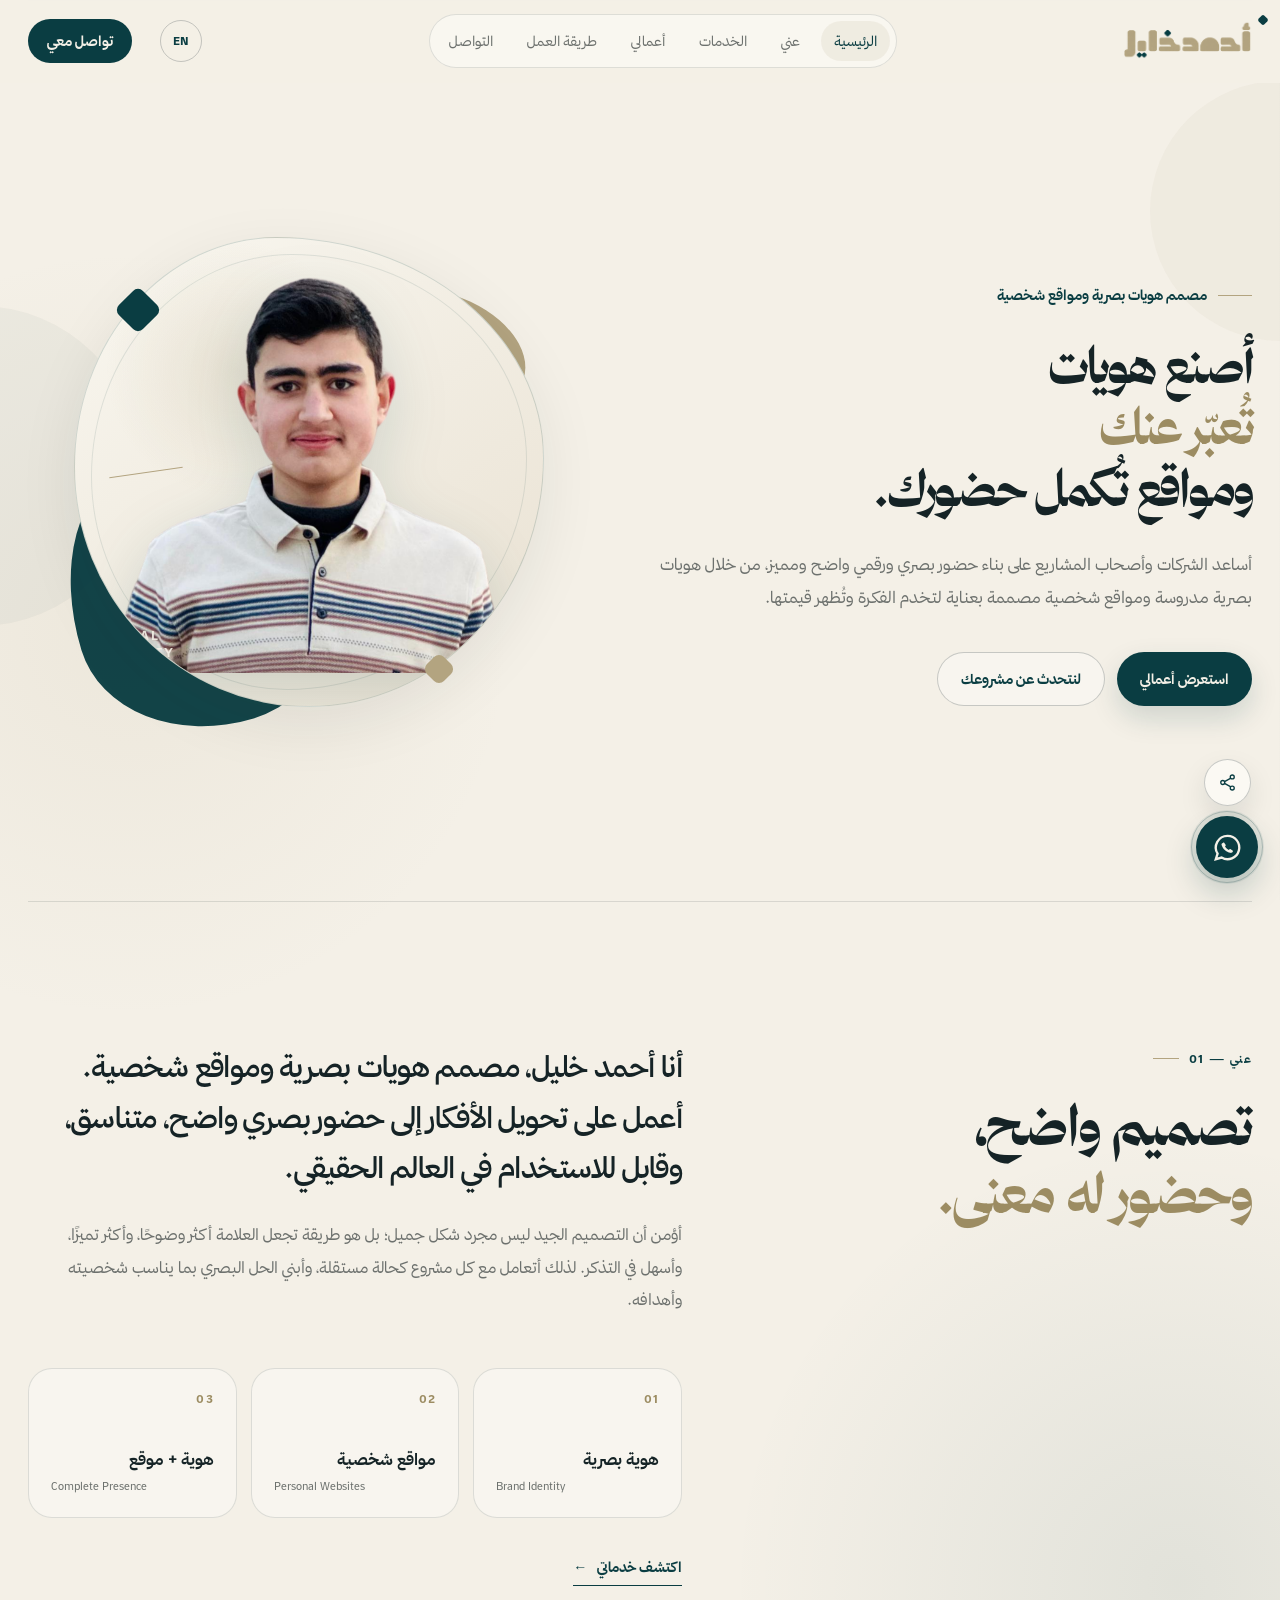
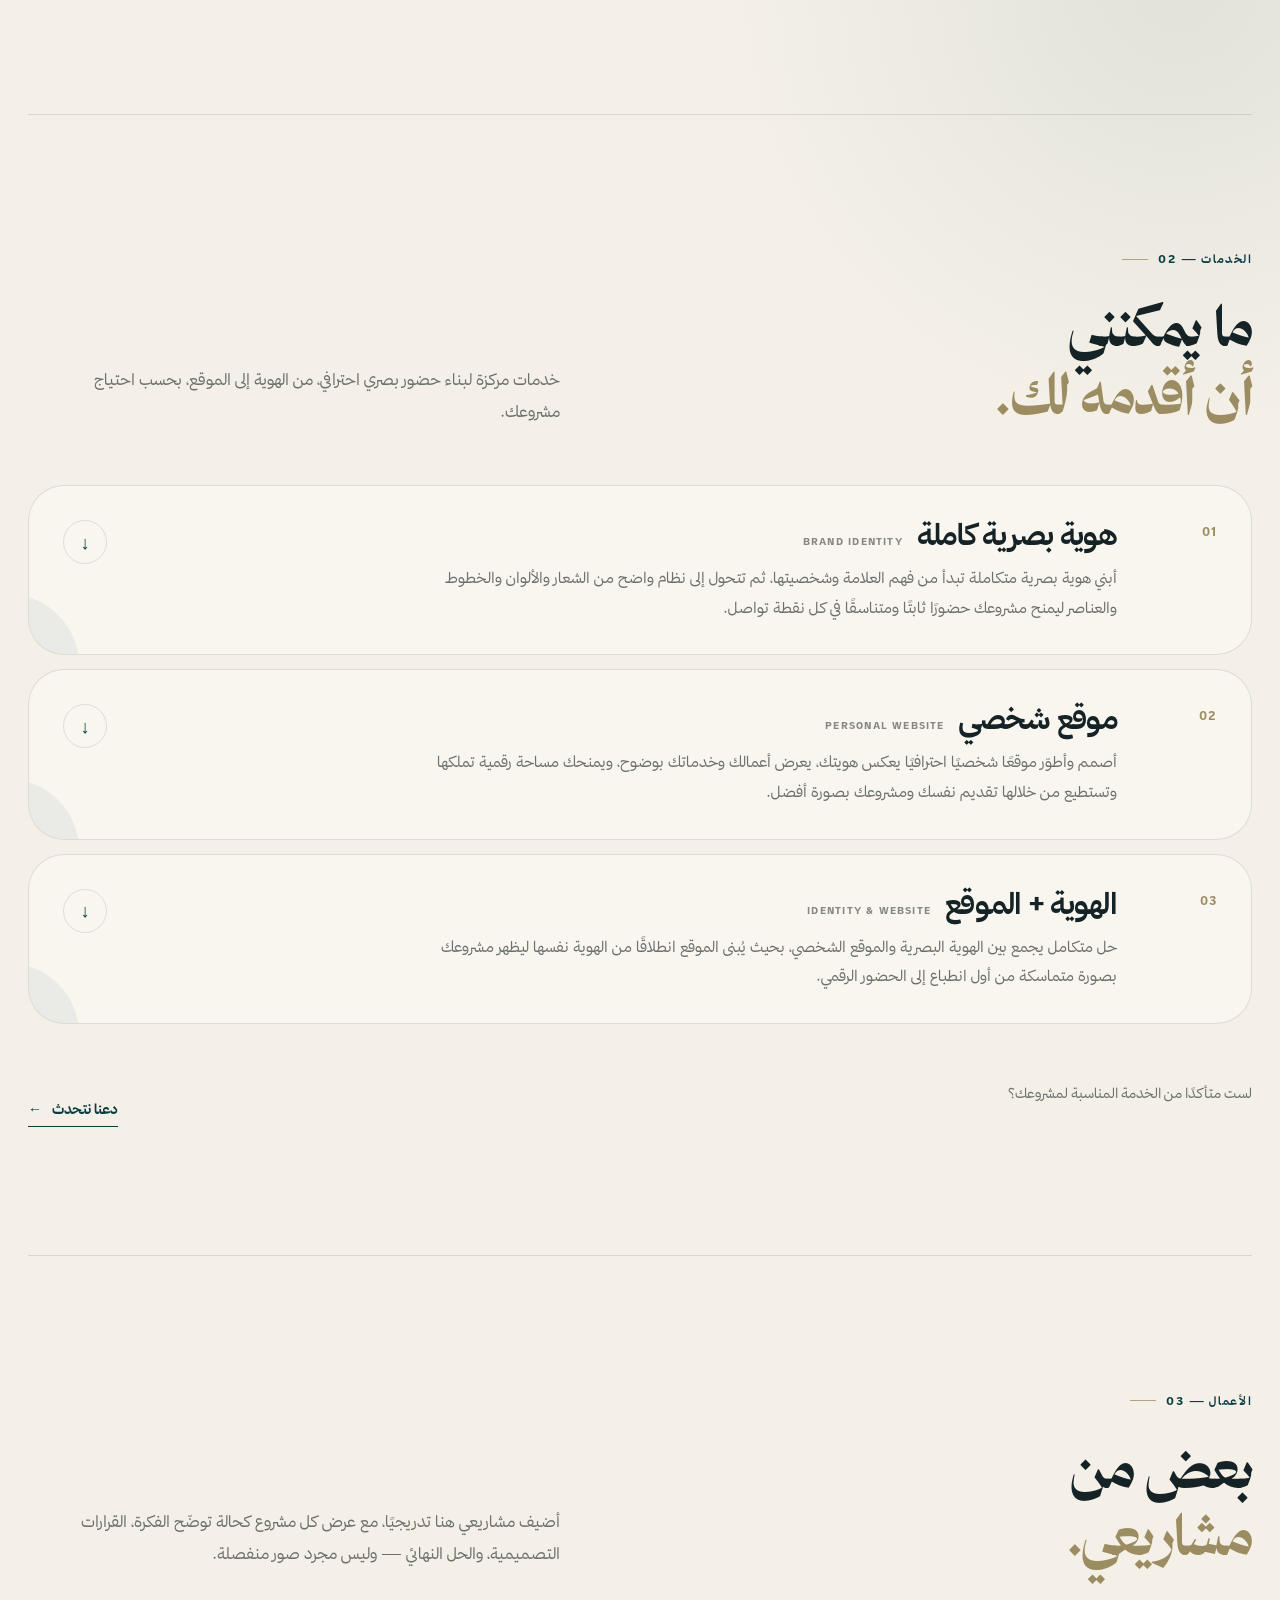
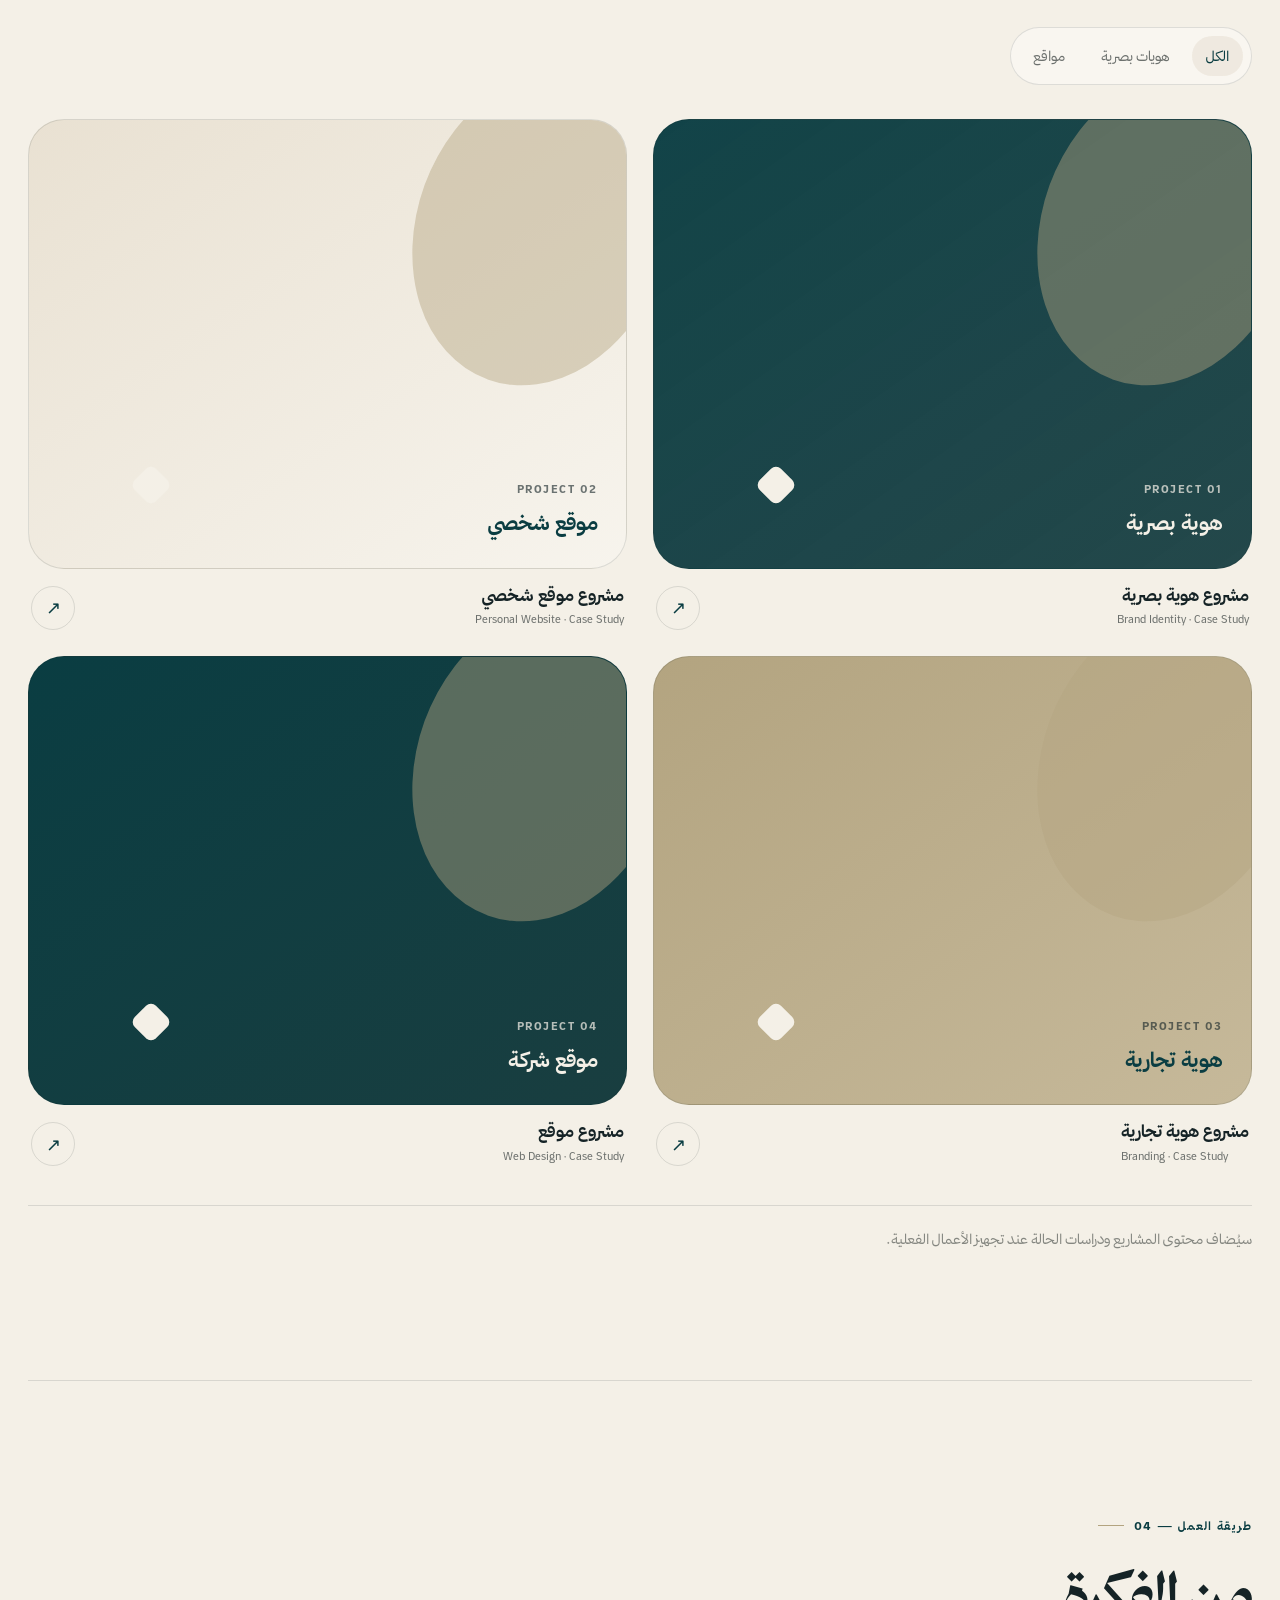
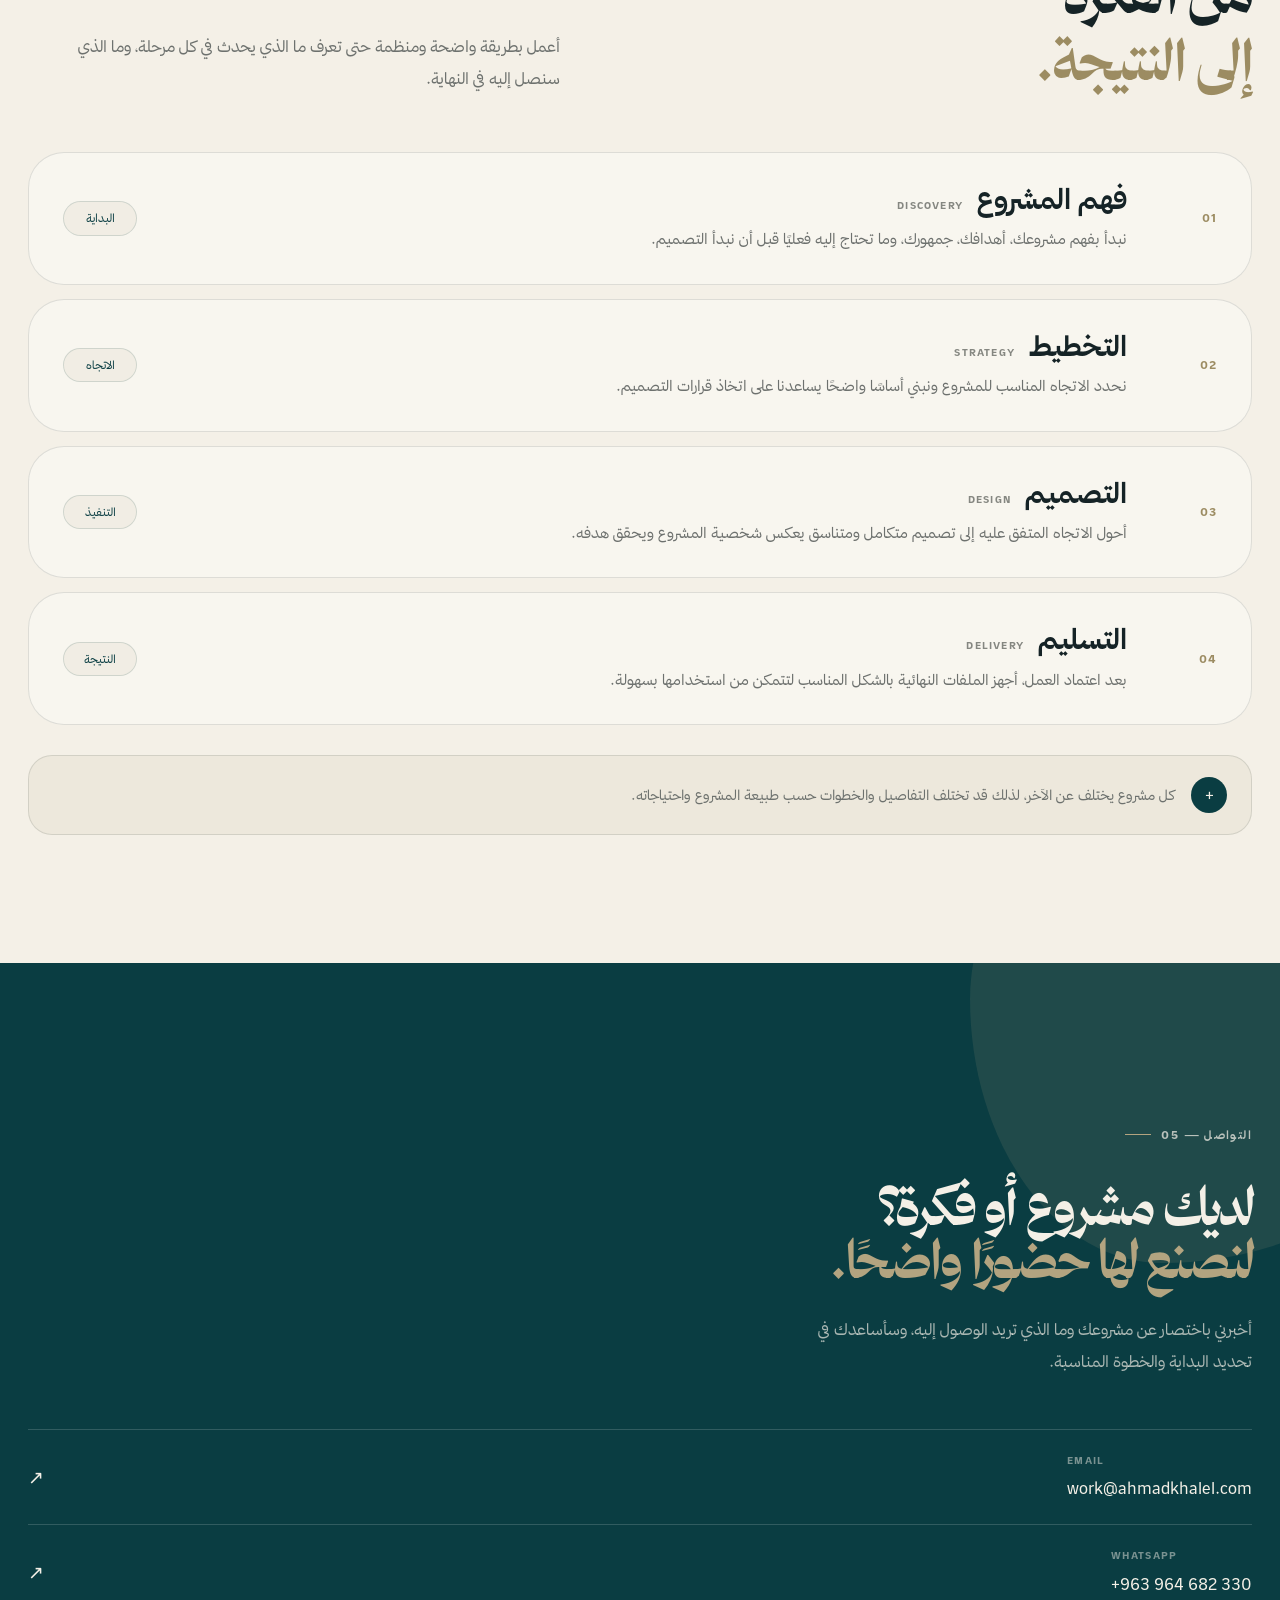
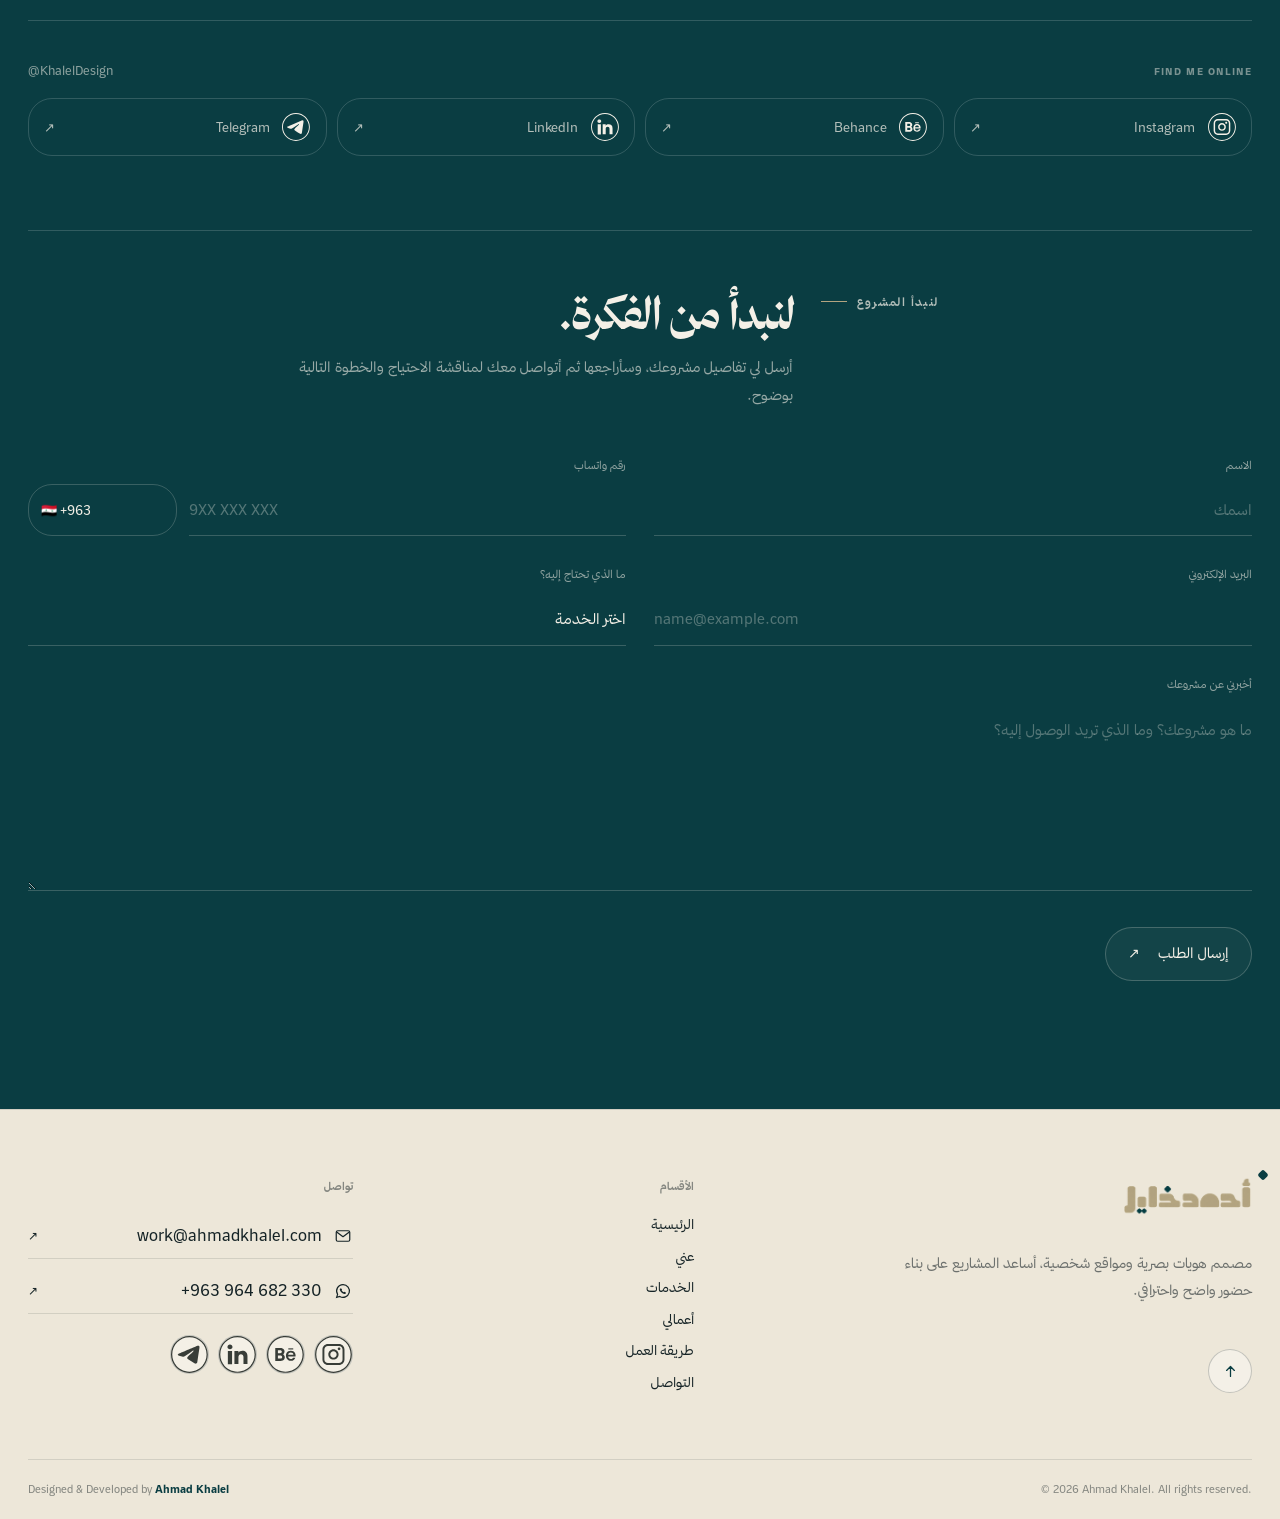
<file: index.html>
<!DOCTYPE html>
<html lang="ar" dir="rtl">

<head>

    <meta charset="UTF-8">

    <meta
        name="viewport"
        content="width=device-width, initial-scale=1.0"
    >

    <meta
        name="description"
        content="أحمد خليل — مصمم هويات بصرية ومواقع شخصية. أصنع هويات واضحة ومواقع احترافية تساعد المشاريع على بناء حضور قوي."
    >

    <meta
        name="author"
        content="Ahmad Khalel"
    >

    <meta
        name="robots"
        content="index, follow, max-image-preview:large"
    >

    <meta
        name="theme-color"
        content="#0A3F45"
    >

    <link
        rel="canonical"
        href="https://ahmadkhalel.com/"
    >

    <link rel="icon" type="image/png" href="assets/images/ahmad-icon.png">
    <link rel="apple-touch-icon" href="assets/images/ahmad-icon.png">

    <!-- Open Graph -->
    <meta property="og:type" content="website">
    <meta property="og:url" content="https://ahmadkhalel.com/">
    <meta property="og:title" content="Ahmad Khalel | أحمد خليل — Visual Identity &amp; Web">
    <meta property="og:description" content="أحمد خليل — مصمم هويات بصرية ومواقع شخصية. أصنع هويات واضحة ومواقع احترافية تساعد المشاريع على بناء حضور قوي.">
    <meta property="og:locale" content="ar_AR">

    <!-- X / Twitter -->
    <meta name="twitter:card" content="summary">
    <meta name="twitter:title" content="Ahmad Khalel | أحمد خليل — Visual Identity &amp; Web">
    <meta name="twitter:description" content="أحمد خليل — مصمم هويات بصرية ومواقع شخصية.">

    <title>
        Ahmad Khalel | أحمد خليل — Visual Identity &amp; Web
    </title>

    <link rel="stylesheet" href="css/variables.css">
    <link rel="stylesheet" href="css/reset.css">
    <link rel="stylesheet" href="css/background.css">
    <link rel="stylesheet" href="css/base.css">
    <link rel="stylesheet" href="css/components.css">
    <link rel="stylesheet" href="css/sections.css">
    <link rel="stylesheet" href="css/responsive.css">

    <script type="application/ld+json">
    {
        "@context": "https://schema.org",
        "@type": "Person",
        "name": "Ahmad Khalel",
        "alternateName": "أحمد خليل",
        "url": "https://ahmadkhalel.com/",
        "jobTitle": "Visual Identity Designer & Personal Website Designer",
        "description": "مصمم هويات بصرية ومواقع شخصية.",
        "sameAs": [
            "https://instagram.com/KhalelDesign",
            "https://behance.net/KhalelDesign",
            "https://linkedin.com/in/KhalelDesign",
            "https://t.me/KhalelDesign"
        ]
    }
    </script>

</head>


<body class="site-body">
    <div class="brand-decoration brand-decoration-teal" aria-hidden="true"></div>
    <div class="brand-decoration brand-decoration-gold" aria-hidden="true"></div>
    <!-- =========================================
        FLOATING ACTION BUTTONS
        ========================================= -->

    <div class="floating-actions">


        <!-- Share Website -->

        <button
            type="button"
            class="floating-share"
            id="share-website"
            aria-label="مشاركة الموقع"
            title="مشاركة الموقع"
        >

            <svg
                viewBox="0 0 24 24"
                aria-hidden="true"
            >
                <circle
                    cx="18"
                    cy="5"
                    r="2.5"
                    fill="none"
                    stroke="currentColor"
                    stroke-width="1.7"
                />

                <circle
                    cx="6"
                    cy="12"
                    r="2.5"
                    fill="none"
                    stroke="currentColor"
                    stroke-width="1.7"
                />

                <circle
                    cx="18"
                    cy="19"
                    r="2.5"
                    fill="none"
                    stroke="currentColor"
                    stroke-width="1.7"
                />

                <path
                    d="m8.2 11 7.5-4.2M8.2 13l7.5 4.2"
                    fill="none"
                    stroke="currentColor"
                    stroke-width="1.7"
                    stroke-linecap="round"
                />
            </svg>

        </button>


        <!-- WhatsApp -->

        <a
            href="https://wa.me/963964682330"
            class="floating-whatsapp"
            target="_blank"
            rel="noopener noreferrer"
            aria-label="تواصل عبر WhatsApp"
            title="تواصل عبر WhatsApp"
        >

            <svg
                viewBox="0 0 24 24"
                aria-hidden="true"
            >
                <path
                    d="M12 3.5a8.5 8.5 0 0 0-7.2 13L3.5 20.5l4.2-1.2A8.5 8.5 0 1 0 12 3.5Z"
                    fill="none"
                    stroke="currentColor"
                    stroke-width="1.7"
                />

                <path
                    d="M8.7 8.7c.3-.4.6-.4.9-.1l1 1.4c.2.3.2.5 0 .8l-.4.5c.7 1.2 1.5 1.9 2.8 2.5l.5-.5c.2-.2.5-.2.8 0l1.4.8c.3.2.4.5.2.8-.4.8-1 1.1-1.8 1-3.1-.5-5.6-3-6.4-5.7-.2-.7.1-1.2 1-1.5Z"
                    fill="currentColor"
                />
            </svg>

        </a>

    </div>

    <!-- =========================================
         HEADER
         ========================================= -->

    <header class="site-header">

        <div class="container">

            <div class="header-inner">

                <a
                    href="#home"
                    class="brand brand-lockup"
                    aria-label="أحمد خليل - الرئيسية"
                >

                    <img class="brand-logo brand-logo-ar" src="assets/images/logo-AR.png" alt="أحمد خليل">

                    <img class="brand-logo brand-logo-en" src="assets/images/logo-EN.png" alt="Ahmad Khalel">

                </a>


                <nav
                    class="main-nav"
                    id="main-nav"
                    aria-label="التنقل الرئيسي"
                >

                    <a href="#home" class="nav-link active">
                        الرئيسية
                    </a>

                    <a href="#about" class="nav-link">
                        عني
                    </a>

                    <a href="#services" class="nav-link">
                        الخدمات
                    </a>

                    <a href="#work" class="nav-link">
                        أعمالي
                    </a>

                    <a href="#process" class="nav-link">
                        طريقة العمل
                    </a>

                    <a href="#contact" class="nav-link">
                        التواصل
                    </a>

                </nav>


                <button
                    class="language-toggle"
                    id="language-toggle"
                    type="button"
                    aria-label="تغيير لغة الموقع إلى الإنجليزية"
                    title="English"
                >
                    EN
                </button>


                <a
                    href="#contact"
                    class="header-cta"
                >
                    تواصل معي
                </a>


                <button
                    class="menu-toggle"
                    id="menu-toggle"
                    type="button"
                    aria-label="فتح القائمة"
                    aria-expanded="false"
                    aria-controls="main-nav"
                >

                    <span></span>
                    <span></span>

                </button>

            </div>

        </div>

    </header>



    <!-- =========================================
         MAIN
         ========================================= -->

    <main>


        <!-- =====================================
             HERO
             ===================================== -->

        <section
            class="hero section-brand hero-section"
            id="home"
            aria-labelledby="hero-title"
        >

            <div class="container">

                <div class="hero-inner">


                    <div class="hero-content">

                        <p class="hero-eyebrow">
                            مصمم هويات بصرية ومواقع شخصية
                        </p>


                        <h1
                            class="hero-title"
                            id="hero-title"
                        >

                            أصنع هويات 
                            
                            <span> تُعبّر عنك </span>

                            ومواقع تُكمل حضورك.

                        </h1>


                        <p class="hero-description">
                            أساعد الشركات وأصحاب المشاريع على بناء حضور بصري ورقمي
                            واضح ومميز، من خلال هويات بصرية مدروسة ومواقع شخصية
                            مصممة بعناية لتخدم الفكرة وتُظهر قيمتها.
                        </p>


                        <div class="hero-actions">

                            <a
                                href="#work"
                                class="button button-primary"
                            >
                                استعرض أعمالي
                            </a>

                            <a
                                href="#contact"
                                class="button button-secondary"
                            >
                                لنتحدث عن مشروعك
                            </a>

                        </div>

                    </div>


                    <div
                        class="hero-visual hero-brand-composition"
                        aria-hidden="true"
                    >
                        <span class="hero-shape hero-shape-large"></span>
                        <span class="hero-shape hero-shape-small"></span>
                        <span class="hero-diamond hero-diamond-top"></span>
                        <span class="hero-diamond hero-diamond-bottom"></span>

                        <div class="hero-visual-frame">

                            <img class="hero-profile-image" src="assets/images/ahmad.png" alt="" loading="eager">

                            <span class="hero-visual-number">
                                01
                            </span>

                            <span class="hero-visual-line"></span>

                            <span class="hero-visual-text">

                                VISUAL<br>
                                IDENTITY<br>
                                &amp; WEB

                            </span>

                        </div>

                    </div>

                </div>

            </div>

        </section>



        <!-- =====================================
             ABOUT
             ===================================== -->

        <section
            class="about section section-brand"
            id="about"
            aria-labelledby="about-title"
        >

            <div class="container">

                <div class="about-inner">


                    <div class="section-intro">

                        <p class="section-label">
                            01 — عني
                        </p>

                        <h2
                            class="section-title"
                            id="about-title"
                        >

                            تصميم واضح،

                            <span>
                                وحضور له معنى.
                            </span>

                        </h2>

                    </div>


                    <div class="about-content">

                        <p class="about-lead">
                            أنا أحمد خليل، مصمم هويات بصرية ومواقع شخصية.
                            أعمل على تحويل الأفكار إلى حضور بصري واضح،
                            متناسق، وقابل للاستخدام في العالم الحقيقي.
                        </p>


                        <p class="about-text">
                            أؤمن أن التصميم الجيد ليس مجرد شكل جميل؛
                            بل هو طريقة تجعل العلامة أكثر وضوحًا،
                            وأكثر تميزًا، وأسهل في التذكر.
                            لذلك أتعامل مع كل مشروع كحالة مستقلة،
                            وأبني الحل البصري بما يناسب شخصيته وأهدافه.
                        </p>


                        <div class="about-details">


                            <div class="about-detail">

                                <span class="about-detail-number">
                                    01
                                </span>

                                <div>

                                    <strong>
                                        هوية بصرية
                                    </strong>

                                    <span>
                                        Brand Identity
                                    </span>

                                </div>

                            </div>


                            <div class="about-detail">

                                <span class="about-detail-number">
                                    02
                                </span>

                                <div>

                                    <strong>
                                        مواقع شخصية
                                    </strong>

                                    <span>
                                        Personal Websites
                                    </span>

                                </div>

                            </div>


                            <div class="about-detail">

                                <span class="about-detail-number">
                                    03
                                </span>

                                <div>

                                    <strong>
                                        هوية + موقع
                                    </strong>

                                    <span>
                                        Complete Presence
                                    </span>

                                </div>

                            </div>


                        </div>


                        <a
                            href="#services"
                            class="about-link"
                        >

                            اكتشف خدماتي

                            <span>
                                ←
                            </span>

                        </a>

                    </div>

                </div>

            </div>

        </section>



        <!-- =====================================
             SERVICES
             ===================================== -->

        <section
            class="services section section-brand"
            id="services"
            aria-labelledby="services-title"
        >

            <div class="container">


                <div class="services-header">

                    <div>

                        <p class="section-label">
                            02 — الخدمات
                        </p>

                        <h2
                            class="section-title"
                            id="services-title"
                        >

                            ما يمكنني

                            <span>
                                أن أقدمه لك.
                            </span>

                        </h2>

                    </div>


                    <p class="services-intro">
                        خدمات مركزة لبناء حضور بصري احترافي،
                        من الهوية إلى الموقع، بحسب احتياج مشروعك.
                    </p>

                </div>


                <div class="services-list">


                    <article class="service-item brand-card service-accordion">

                        <div class="service-number">
                            01
                        </div>


                        <div class="service-main">

                            <div class="service-title-row">

                                <h3>
                                    هوية بصرية كاملة
                                </h3>

                                <span class="service-title-en">
                                    BRAND IDENTITY
                                </span>

                            </div>


                            <p>
                                أبني هوية بصرية متكاملة تبدأ من فهم العلامة وشخصيتها،
                                ثم تتحول إلى نظام واضح من الشعار والألوان والخطوط والعناصر
                                ليمنح مشروعك حضورًا ثابتًا ومتناسقًا في كل نقطة تواصل.
                            </p>


                            <div class="service-details" id="service-details-identity" hidden>

                                <div class="service-features">
                                    <span>فهم المشروع والجمهور</span>
                                    <span>تحليل المعلومات والاحتياجات</span>
                                    <span>التوجه الفني | Art Direction</span>
                                    <span>Moodboard</span>
                                    <span>تصميم الشعار</span>
                                    <span>نظام الألوان</span>
                                    <span>نظام الخطوط</span>
                                    <span>العناصر والأنماط البصرية</span>
                                    <span>التطبيقات الأساسية المتفق عليها</span>
                                    <span>دليل هوية مختصر</span>
                                    <span>الملفات النهائية والمصدرية المتفق عليها</span>
                                </div>

                                <div class="service-meta">
                                    <div>
                                        <strong>المدة المبدئية</strong>
                                        <span>2–3 أسابيع، وتُحسب من تاريخ بدء المشروع الفعلي واستلام جميع المواد المطلوبة.</span>
                                    </div>
                                    <div>
                                        <strong>التعديلات</strong>
                                        <span>جولتان من التعديلات ضمن النطاق المتفق عليه.</span>
                                    </div>
                                </div>

                            </div>

                        </div>


                        <button
                            class="service-toggle"
                            type="button"
                            aria-expanded="false"
                            aria-controls="service-details-identity"
                            aria-label="عرض مميزات الهوية البصرية"
                        >
                            <span aria-hidden="true">↓</span>
                        </button>

                    </article>


                    <article class="service-item brand-card service-accordion">

                        <div class="service-number">
                            02
                        </div>


                        <div class="service-main">

                            <div class="service-title-row">

                                <h3>
                                    موقع شخصي
                                </h3>

                                <span class="service-title-en">
                                    PERSONAL WEBSITE
                                </span>

                            </div>


                            <p>
                                أصمم وأطوّر موقعًا شخصيًا احترافيًا يعكس هويتك،
                                يعرض أعمالك وخدماتك بوضوح، ويمنحك مساحة رقمية تملكها
                                وتستطيع من خلالها تقديم نفسك ومشروعك بصورة أفضل.
                            </p>


                            <div class="service-details" id="service-details-website" hidden>
                                <div class="service-details-note">
                                    تفاصيل نطاق هذه الخدمة وخطوات تنفيذها قيد الدراسة، وسيتم تحديدها في مرحلة لاحقة.
                                </div>
                            </div>

                        </div>


                        <button
                            class="service-toggle"
                            type="button"
                            aria-expanded="false"
                            aria-controls="service-details-website"
                            aria-label="عرض مميزات الموقع الشخصي"
                        >
                            <span aria-hidden="true">↓</span>
                        </button>

                    </article>


                    <article class="service-item brand-card service-accordion">

                        <div class="service-number">
                            03
                        </div>


                        <div class="service-main">

                            <div class="service-title-row">

                                <h3>
                                    الهوية + الموقع
                                </h3>

                                <span class="service-title-en">
                                    IDENTITY &amp; WEBSITE
                                </span>

                            </div>


                            <p>
                                حل متكامل يجمع بين الهوية البصرية والموقع الشخصي،
                                بحيث يُبنى الموقع انطلاقًا من الهوية نفسها ليظهر مشروعك
                                بصورة متماسكة من أول انطباع إلى الحضور الرقمي.
                            </p>


                            <div class="service-details" id="service-details-combo" hidden>
                                <div class="service-details-note">
                                    <strong>ترتيب المشروع</strong>
                                    <span>الهوية البصرية أولًا → اعتماد الهوية → الانتقال إلى الموقع.</span>
                                </div>
                            </div>

                        </div>


                        <button
                            class="service-toggle"
                            type="button"
                            aria-expanded="false"
                            aria-controls="service-details-combo"
                            aria-label="عرض تفاصيل الهوية والموقع"
                        >
                            <span aria-hidden="true">↓</span>
                        </button>

                    </article>


                </div>


                <div class="services-footer">

                    <p>
                        لست متأكدًا من الخدمة المناسبة لمشروعك؟
                    </p>


                    <a
                        href="#contact"
                        class="about-link"
                    >

                        دعنا نتحدث

                        <span>
                            ←
                        </span>

                    </a>

                </div>

            </div>

        </section>



        <!-- =====================================
             WORK
             ===================================== -->

        <section
            class="work section section-brand"
            id="work"
            aria-labelledby="work-title"
        >

            <div class="container">

                <div class="work-header">

                    <div>
                        <p class="section-label">03 — الأعمال</p>
                        <h2 class="section-title" id="work-title">
                            بعض من <span>مشاريعي.</span>
                        </h2>
                    </div>

                    <p class="work-intro">
                        أضيف مشاريعي هنا تدريجيًا، مع عرض كل مشروع كحالة توضّح الفكرة،
                        القرارات التصميمية، والحل النهائي — وليس مجرد صور منفصلة.
                    </p>

                </div>

                <div
                    class="work-filter"
                    role="tablist"
                    aria-label="تصنيف الأعمال"
                >
                    <button class="filter-button active" type="button" data-filter="all" role="tab" aria-selected="true">الكل</button>
                    <button class="filter-button" type="button" data-filter="identity" role="tab" aria-selected="false">هويات بصرية</button>
                    <button class="filter-button" type="button" data-filter="web" role="tab" aria-selected="false">مواقع</button>
                </div>

                <div class="projects-grid" aria-live="polite">

                    <article class="project-card project-placeholder brand-project-card" data-category="identity">
                        <div class="project-image" aria-hidden="true">
                            <div class="project-placeholder-content">
                                <span>PROJECT 01</span>
                                <strong>هوية بصرية</strong>
                            </div>
                        </div>
                        <div class="project-info">
                            <div>
                                <h3>مشروع هوية بصرية</h3>
                                <p>Brand Identity · Case Study</p>
                            </div>
                            <span class="project-arrow" aria-hidden="true">↗</span>
                        </div>
                    </article>

                    <article class="project-card project-placeholder brand-project-card" data-category="web">
                        <div class="project-image" aria-hidden="true">
                            <div class="project-placeholder-content">
                                <span>PROJECT 02</span>
                                <strong>موقع شخصي</strong>
                            </div>
                        </div>
                        <div class="project-info">
                            <div>
                                <h3>مشروع موقع شخصي</h3>
                                <p>Personal Website · Case Study</p>
                            </div>
                            <span class="project-arrow" aria-hidden="true">↗</span>
                        </div>
                    </article>

                    <article class="project-card project-placeholder brand-project-card" data-category="identity">
                        <div class="project-image" aria-hidden="true">
                            <div class="project-placeholder-content">
                                <span>PROJECT 03</span>
                                <strong>هوية تجارية</strong>
                            </div>
                        </div>
                        <div class="project-info">
                            <div>
                                <h3>مشروع هوية تجارية</h3>
                                <p>Branding · Case Study</p>
                            </div>
                            <span class="project-arrow" aria-hidden="true">↗</span>
                        </div>
                    </article>

                    <article class="project-card project-placeholder brand-project-card" data-category="web">
                        <div class="project-image" aria-hidden="true">
                            <div class="project-placeholder-content">
                                <span>PROJECT 04</span>
                                <strong>موقع شركة</strong>
                            </div>
                        </div>
                        <div class="project-info">
                            <div>
                                <h3>مشروع موقع</h3>
                                <p>Web Design · Case Study</p>
                            </div>
                            <span class="project-arrow" aria-hidden="true">↗</span>
                        </div>
                    </article>

                </div>

                <div class="work-footer">
                    <p>سيُضاف محتوى المشاريع ودراسات الحالة عند تجهيز الأعمال الفعلية.</p>
                </div>

            </div>

        </section>


        <!-- =====================================
             PROCESS
             ===================================== -->

        <section
            class="process section section-brand"
            id="process"
            aria-labelledby="process-title"
        >

            <div class="container">


                <div class="process-header">

                    <div>

                        <p class="section-label">
                            04 — طريقة العمل
                        </p>

                        <h2
                            class="section-title"
                            id="process-title"
                        >

                            من الفكرة

                            <span>
                                إلى النتيجة.
                            </span>

                        </h2>

                    </div>


                    <p class="process-intro">
                        أعمل بطريقة واضحة ومنظمة حتى تعرف ما الذي يحدث
                        في كل مرحلة، وما الذي سنصل إليه في النهاية.
                    </p>

                </div>


                <div class="process-list">


                    <article class="process-item">

                        <div class="process-number">
                            01
                        </div>


                        <div class="process-content">

                            <div class="process-title">

                                <h3>
                                    فهم المشروع
                                </h3>

                                <span>
                                    DISCOVERY
                                </span>

                            </div>


                            <p>
                                نبدأ بفهم مشروعك، أهدافك، جمهورك،
                                وما تحتاج إليه فعليًا قبل أن نبدأ التصميم.
                            </p>

                        </div>


                        <div class="process-status">
                            البداية
                        </div>

                    </article>



                    <article class="process-item">

                        <div class="process-number">
                            02
                        </div>


                        <div class="process-content">

                            <div class="process-title">

                                <h3>
                                    التخطيط
                                </h3>

                                <span>
                                    STRATEGY
                                </span>

                            </div>


                            <p>
                                نحدد الاتجاه المناسب للمشروع ونبني أساسًا
                                واضحًا يساعدنا على اتخاذ قرارات التصميم.
                            </p>

                        </div>


                        <div class="process-status">
                            الاتجاه
                        </div>

                    </article>



                    <article class="process-item">

                        <div class="process-number">
                            03
                        </div>


                        <div class="process-content">

                            <div class="process-title">

                                <h3>
                                    التصميم
                                </h3>

                                <span>
                                    DESIGN
                                </span>

                            </div>


                            <p>
                                أحول الاتجاه المتفق عليه إلى تصميم متكامل
                                ومتناسق يعكس شخصية المشروع ويحقق هدفه.
                            </p>

                        </div>


                        <div class="process-status">
                            التنفيذ
                        </div>

                    </article>



                    <article class="process-item">

                        <div class="process-number">
                            04
                        </div>


                        <div class="process-content">

                            <div class="process-title">

                                <h3>
                                    التسليم
                                </h3>

                                <span>
                                    DELIVERY
                                </span>

                            </div>


                            <p>
                                بعد اعتماد العمل، أجهز الملفات النهائية
                                بالشكل المناسب لتتمكن من استخدامها بسهولة.
                            </p>

                        </div>


                        <div class="process-status">
                            النتيجة
                        </div>

                    </article>


                </div>


                <div class="process-note">

                    <div class="process-note-mark">
                        +
                    </div>


                    <p>
                        كل مشروع يختلف عن الآخر، لذلك قد تختلف التفاصيل
                        والخطوات حسب طبيعة المشروع واحتياجاته.
                    </p>

                </div>

            </div>

        </section>



        <!-- =====================================
             CONTACT
             ===================================== -->


        <section
            class="contact section section-brand contact-section"
            id="contact"
            aria-labelledby="contact-title"
        >

            <div class="container">

                <div class="contact-inner">


                    <!-- =================================
                        CONTACT INTRO
                        ================================= -->

                    <div class="contact-header">

                        <p class="section-label">
                            05 — التواصل
                        </p>


                        <h2
                            class="contact-title"
                            id="contact-title"
                        >

                            لديك مشروع أو فكرة؟

                            <span>
                                لنصنع لها حضورًا واضحًا.
                            </span>

                        </h2>


                        <p class="contact-description">
                            أخبرني باختصار عن مشروعك وما الذي تريد الوصول إليه،
                            وسأساعدك في تحديد البداية والخطوة المناسبة.
                        </p>

                    </div>



                    <!-- =================================
                        CONTACT DETAILS
                        ================================= -->

                    <div class="contact-details">


                        <!-- EMAIL -->

                        <a
                            href="mailto:work@ahmadkhalel.com"
                            class="contact-method"
                        >

                            <div class="contact-method-info">

                                <span class="contact-method-label">
                                    EMAIL
                                </span>

                                <span class="contact-method-value">
                                    work@ahmadkhalel.com
                                </span>

                            </div>


                            <span
                                class="contact-method-arrow"
                                aria-hidden="true"
                            >
                                ↗
                            </span>

                        </a>



                        <!-- WHATSAPP -->

                        <a
                            href="https://wa.me/963964682330"
                            class="contact-method"
                            target="_blank"
                            rel="noopener noreferrer"
                        >

                            <div class="contact-method-info">

                                <span class="contact-method-label">
                                    WHATSAPP
                                </span>

                                <span
                                    class="contact-method-value"
                                    dir="ltr"
                                >
                                    +963 964 682 330
                                </span>

                            </div>


                            <span
                                class="contact-method-arrow"
                                aria-hidden="true"
                            >
                                ↗
                            </span>

                        </a>



                        <!-- SOCIAL MEDIA -->

                        <div class="social-media">

                            <div class="social-media-header">

                                <span class="contact-method-label">
                                    FIND ME ONLINE
                                </span>

                                <span class="social-username">
                                    @KhalelDesign
                                </span>

                            </div>


                            <div class="social-links">


                                <!-- INSTAGRAM -->

                                <a
                                    href="https://instagram.com/KhalelDesign"
                                    class="social-link"
                                    target="_blank"
                                    rel="noopener noreferrer"
                                    aria-label="Instagram"
                                >

                                    <span class="social-icon"><img src="assets/icons/instagram1.svg" alt="" aria-hidden="true"></span>

                                    <span class="social-name">
                                        Instagram
                                    </span>

                                    <span
                                        class="social-arrow"
                                        aria-hidden="true"
                                    >
                                        ↗
                                    </span>

                                </a>



                                <!-- BEHANCE -->

                                <a
                                    href="https://behance.net/KhalelDesign"
                                    class="social-link"
                                    target="_blank"
                                    rel="noopener noreferrer"
                                    aria-label="Behance"
                                >

                                    <span class="social-icon"><img src="assets/icons/behance1.svg" alt="" aria-hidden="true"></span>

                                    <span class="social-name">
                                        Behance
                                    </span>

                                    <span
                                        class="social-arrow"
                                        aria-hidden="true"
                                    >
                                        ↗
                                    </span>

                                </a>



                                <!-- LINKEDIN -->

                                <a
                                    href="https://linkedin.com/in/KhalelDesign"
                                    class="social-link"
                                    target="_blank"
                                    rel="noopener noreferrer"
                                    aria-label="LinkedIn"
                                >

                                    <span class="social-icon"><img src="assets/icons/linkedin1.svg" alt="" aria-hidden="true"></span>

                                    <span class="social-name">
                                        LinkedIn
                                    </span>

                                    <span
                                        class="social-arrow"
                                        aria-hidden="true"
                                    >
                                        ↗
                                    </span>

                                </a>



                                <!-- TELEGRAM -->

                                <a
                                    href="https://t.me/KhalelDesign"
                                    class="social-link"
                                    target="_blank"
                                    rel="noopener noreferrer"
                                    aria-label="Telegram"
                                >

                                    <span class="social-icon"><img src="assets/icons/telegram1.svg" alt="" aria-hidden="true"></span>

                                    <span class="social-name">
                                        Telegram
                                    </span>

                                    <span
                                        class="social-arrow"
                                        aria-hidden="true"
                                    >
                                        ↗
                                    </span>

                                </a>


                            </div>

                        </div>

                    </div>

                </div>



                <!-- =====================================
                    CONTACT FORM
                    ===================================== -->

                <div class="contact-form-wrapper">

                    <div class="contact-form-heading">

                        <p class="section-label">
                            لنبدأ المشروع
                        </p>

                        <h3>
                            لنبدأ من الفكرة.
                        </h3>

                        <p>
                            أرسل لي تفاصيل مشروعك، وسأراجعها ثم أتواصل معك
                            لمناقشة الاحتياج والخطوة التالية بوضوح.
                        </p>

                    </div>


                    <form
                        class="contact-form"
                        id="contact-form"
                        novalidate
                    >

                        <!-- Honeypot -->
                        <input
                            type="checkbox"
                            name="botcheck"
                            tabindex="-1"
                            autocomplete="off"
                            style="display:none"
                            aria-hidden="true"
                        >


                        <!-- NAME -->

                        <div class="form-field">

                            <label for="name">
                                الاسم
                            </label>

                            <input
                                type="text"
                                id="name"
                                name="name"
                                placeholder="اسمك"
                                autocomplete="name"
                                required
                            >

                        </div>



                        <!-- WHATSAPP -->

                        <div class="form-field">

                            <label for="whatsapp-number">
                                رقم واتساب
                            </label>

                            <div class="whatsapp-field" dir="ltr">

                                <select
                                    id="whatsapp-country"
                                    name="whatsapp_country"
                                    class="whatsapp-country"
                                    autocomplete="tel-country-code"
                                    aria-label="رمز الدولة"
                                    required
                                >
                                    <option value="+963" selected>🇸🇾 +963</option>
                                    <option value="+966">🇸🇦 +966</option>
                                    <option value="+971">🇦🇪 +971</option>
                                    <option value="+974">🇶🇦 +974</option>
                                    <option value="+965">🇰🇼 +965</option>
                                    <option value="+973">🇧🇭 +973</option>
                                    <option value="+968">🇴🇲 +968</option>
                                    <option value="+962">🇯🇴 +962</option>
                                    <option value="+961">🇱🇧 +961</option>
                                    <option value="+20">🇪🇬 +20</option>
                                    <option value="+212">🇲🇦 +212</option>
                                    <option value="+213">🇩🇿 +213</option>
                                    <option value="+216">🇹🇳 +216</option>
                                    <option value="+90">🇹🇷 +90</option>
                                    <option value="+31">🇳🇱 +31</option>
                                    <option value="+49">🇩🇪 +49</option>
                                    <option value="+33">🇫🇷 +33</option>
                                    <option value="+34">🇪🇸 +34</option>
                                    <option value="+39">🇮🇹 +39</option>
                                    <option value="+44">🇬🇧 +44</option>
                                    <option value="+1">🇺🇸 +1</option>
                                    <option value="+1">🇨🇦 +1</option>
                                    <option value="+61">🇦🇺 +61</option>
                                </select>

                                <input
                                    type="tel"
                                    id="whatsapp-number"
                                    name="whatsapp_number"
                                    placeholder="9XX XXX XXX"
                                    autocomplete="tel"
                                    inputmode="tel"
                                    dir="ltr"
                                    required
                                >

                            </div>

    
                        </div>



                        <!-- EMAIL -->

                        <div class="form-field">

                            <label for="email">
                                البريد الإلكتروني
                            </label>

                            <input
                                type="email"
                                id="email"
                                name="email"
                                placeholder="name@example.com"
                                autocomplete="email"
                                inputmode="email"
                                dir="ltr"
                                required
                            >

                        </div>



                        <!-- SERVICE -->

                        <div class="form-field">

                            <label for="service">
                                ما الذي تحتاج إليه؟
                            </label>

                            <select
                                id="service"
                                name="service"
                                required
                            >

                                <option
                                    value=""
                                    selected
                                    disabled
                                >
                                    اختر الخدمة
                                </option>

                                <option value="brand-identity">
                                    هوية بصرية كاملة
                                </option>

                                <option value="personal-website">
                                    موقع شخصي
                                </option>

                                <option value="identity-and-web">
                                    هوية + موقع
                                </option>

                                <option value="other">
                                    أخرى
                                </option>

                            </select>

                        </div>






                        <!-- MESSAGE -->

                        <div class="form-field form-field-full">

                            <label for="message">
                                أخبرني عن مشروعك
                            </label>

                            <textarea
                                id="message"
                                name="message"
                                rows="6"
                                placeholder="ما هو مشروعك؟ وما الذي تريد الوصول إليه؟"
                                required
                            ></textarea>

                        </div>



                        <!-- SUBMIT -->

                        <div
                            class="form-status"
                            id="form-status"
                            role="status"
                            aria-live="polite"
                            aria-atomic="true"
                            hidden
                        ></div>


                        <div class="form-submit">

                            <button
                                type="submit"
                                class="form-submit-button"
                            >

                                إرسال الطلب

                                <span aria-hidden="true">
                                    ↗
                                </span>

                            </button>

                        </div>


                    </form>

                </div>

            </div>

        </section>


    </main>



    <!-- =========================================
         FOOTER
         ========================================= -->

    <footer class="site-footer brand-footer">

        <div class="container">


            <div class="footer-main">


                <div class="footer-brand">

                    <a
                        href="#home"
                        class="brand brand-lockup"
                        aria-label="أحمد خليل - الرئيسية"
                    >

                        <img class="brand-logo brand-logo-ar" src="assets/images/logo-AR.png" alt="أحمد خليل">

                    <img class="brand-logo brand-logo-en" src="assets/images/logo-EN.png" alt="Ahmad Khalel">

                    </a>


                    <p class="footer-description">
                        مصمم هويات بصرية ومواقع شخصية،
                        أساعد المشاريع على بناء حضور واضح واحترافي.
                    </p>

                </div>



                <div class="footer-navigation">

                    <p class="footer-heading">
                        الأقسام
                    </p>


                    <a href="#home">
                        الرئيسية
                    </a>


                    <a href="#about">
                        عني
                    </a>


                    <a href="#services">
                        الخدمات
                    </a>


                    <a href="#work">
                        أعمالي
                    </a>


                    <a href="#process">
                        طريقة العمل
                    </a>


                    <a href="#contact">
                        التواصل
                    </a>

                </div>



                <div class="footer-social">

                    <p class="footer-heading">
                        تواصل
                    </p>

                    <!-- Email -->
                    <a
                        href="mailto:work@ahmadkhalel.com"
                        class="footer-contact-row"
                        aria-label="التواصل عبر البريد الإلكتروني"
                    >

                        <span class="footer-contact-icon">

                            <svg viewBox="0 0 24 24" aria-hidden="true">
                                <rect
                                    x="3"
                                    y="5"
                                    width="18"
                                    height="14"
                                    rx="2"
                                    fill="none"
                                    stroke="currentColor"
                                    stroke-width="1.6"
                                />

                                <path
                                    d="m4 7 8 6 8-6"
                                    fill="none"
                                    stroke="currentColor"
                                    stroke-width="1.6"
                                    stroke-linecap="round"
                                    stroke-linejoin="round"
                                />
                            </svg>

                        </span>

                        <span>
                            work@ahmadkhalel.com
                        </span>

                        <span class="footer-contact-arrow">
                            ↗
                        </span>

                    </a>


                    <!-- WhatsApp -->
                    <a
                        href="https://wa.me/963964682330"
                        class="footer-contact-row"
                        target="_blank"
                        rel="noopener noreferrer"
                        aria-label="التواصل عبر واتساب"
                    >

                        <span class="footer-contact-icon">

                            <svg viewBox="0 0 24 24" aria-hidden="true">

                                <path
                                    d="M12 3.5a8.5 8.5 0 0 0-7.2 13L3.5 20.5l4.2-1.2A8.5 8.5 0 1 0 12 3.5Z"
                                    fill="none"
                                    stroke="currentColor"
                                    stroke-width="1.6"
                                />

                                <path
                                    d="M8.7 8.7c.3-.4.6-.4.9-.1l1 1.4c.2.3.2.5 0 .8l-.4.5c.7 1.2 1.5 1.9 2.8 2.5l.5-.5c.2-.2.5-.2.8 0l1.4.8c.3.2.4.5.2.8-.4.8-1 1.1-1.8 1-3.1-.5-5.6-3-6.4-5.7-.2-.7.1-1.2 1-1.5Z"
                                    fill="currentColor"
                                />

                            </svg>

                        </span>

                        <span dir="ltr">
                            +963 964 682 330
                        </span>

                        <span class="footer-contact-arrow">
                            ↗
                        </span>

                    </a>


                    <!-- Social Icons -->
                    <div class="footer-social-icons">


                        <!-- Instagram -->
                        <a
                            href="https://instagram.com/KhalelDesign"
                            class="footer-social-icon"
                            target="_blank"
                            rel="noopener noreferrer"
                            aria-label="Instagram"
                            title="Instagram"
                        >

                        <img
                            src="assets/icons/instagram.svg"
                            alt=""
                            aria-hidden="true"
                            loading="lazy"
                            decoding="async"
                        >

                    </a>


                        <!-- Behance -->
                        <a
                            href="https://behance.net/KhalelDesign"
                            class="footer-social-icon"
                            target="_blank"
                            rel="noopener noreferrer"
                            aria-label="Behance"
                            title="Behance"
                        >

                        <img
                            src="assets/icons/behance.svg"
                            alt=""
                            aria-hidden="true"
                            loading="lazy"
                            decoding="async"
                        >

                    </a>


                        <!-- LinkedIn -->
                        <a
                            href="https://linkedin.com/in/KhalelDesign"
                            class="footer-social-icon"
                            target="_blank"
                            rel="noopener noreferrer"
                            aria-label="LinkedIn"
                            title="LinkedIn"
                        >

                        <img
                            src="assets/icons/linkedin.svg"
                            alt=""
                            aria-hidden="true"
                            loading="lazy"
                            decoding="async"
                        >

                    </a>


                        <!-- Telegram -->
                        <a
                            href="https://t.me/KhalelDesign"
                            class="footer-social-icon"
                            target="_blank"
                            rel="noopener noreferrer"
                            aria-label="Telegram"
                            title="Telegram"
                        >

                        <img
                            src="assets/icons/telegram.svg"
                            alt=""
                            aria-hidden="true"
                            loading="lazy"
                            decoding="async"
                        >

                    </a>

                    </div>

                </div>


                <a
                    href="#home"
                    class="back-to-top"
                    aria-label="العودة إلى الأعلى"
                >
                    <svg viewBox="0 0 24 24" aria-hidden="true">
                        <path
                            d="M12 19V5M6.5 10.5 12 5l5.5 5.5"
                            fill="none"
                            stroke="currentColor"
                            stroke-width="1.8"
                            stroke-linecap="round"
                            stroke-linejoin="round"
                        />
                    </svg>
                </a>

            </div>


            <div class="footer-bottom">

                <p>
                    © 2026 Ahmad Khalel. All rights reserved.
                </p>


                <p>
                    Designed &amp; Developed by
                    <a href="https://ahmadkhalel.com">
                        <strong>Ahmad Khalel</strong>
                    </a>
                </p>

            </div>


        </div>

    </footer>



    <script src="js/main.js" defer></script>
    <script src="js/form-config.js" defer></script>
    <script src="js/contact-form.js" defer></script>

</body>

</html>
</file>
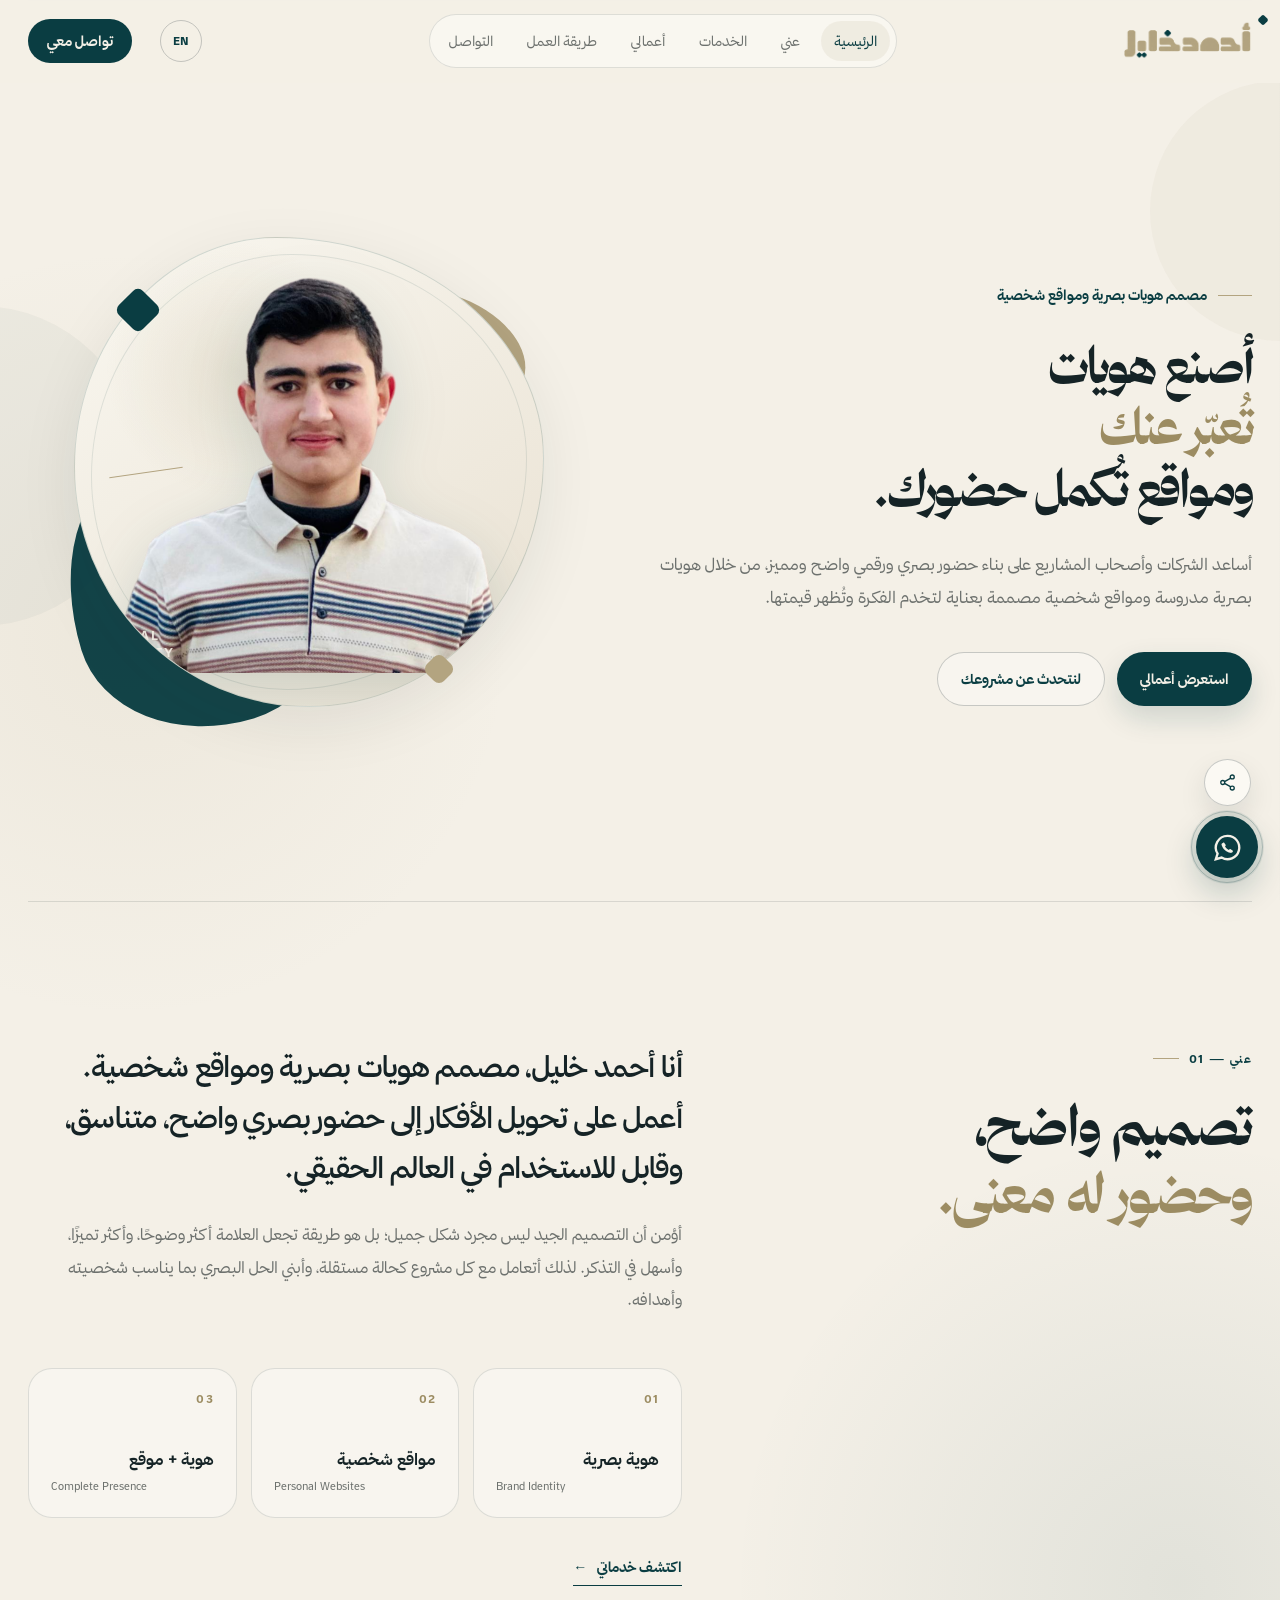
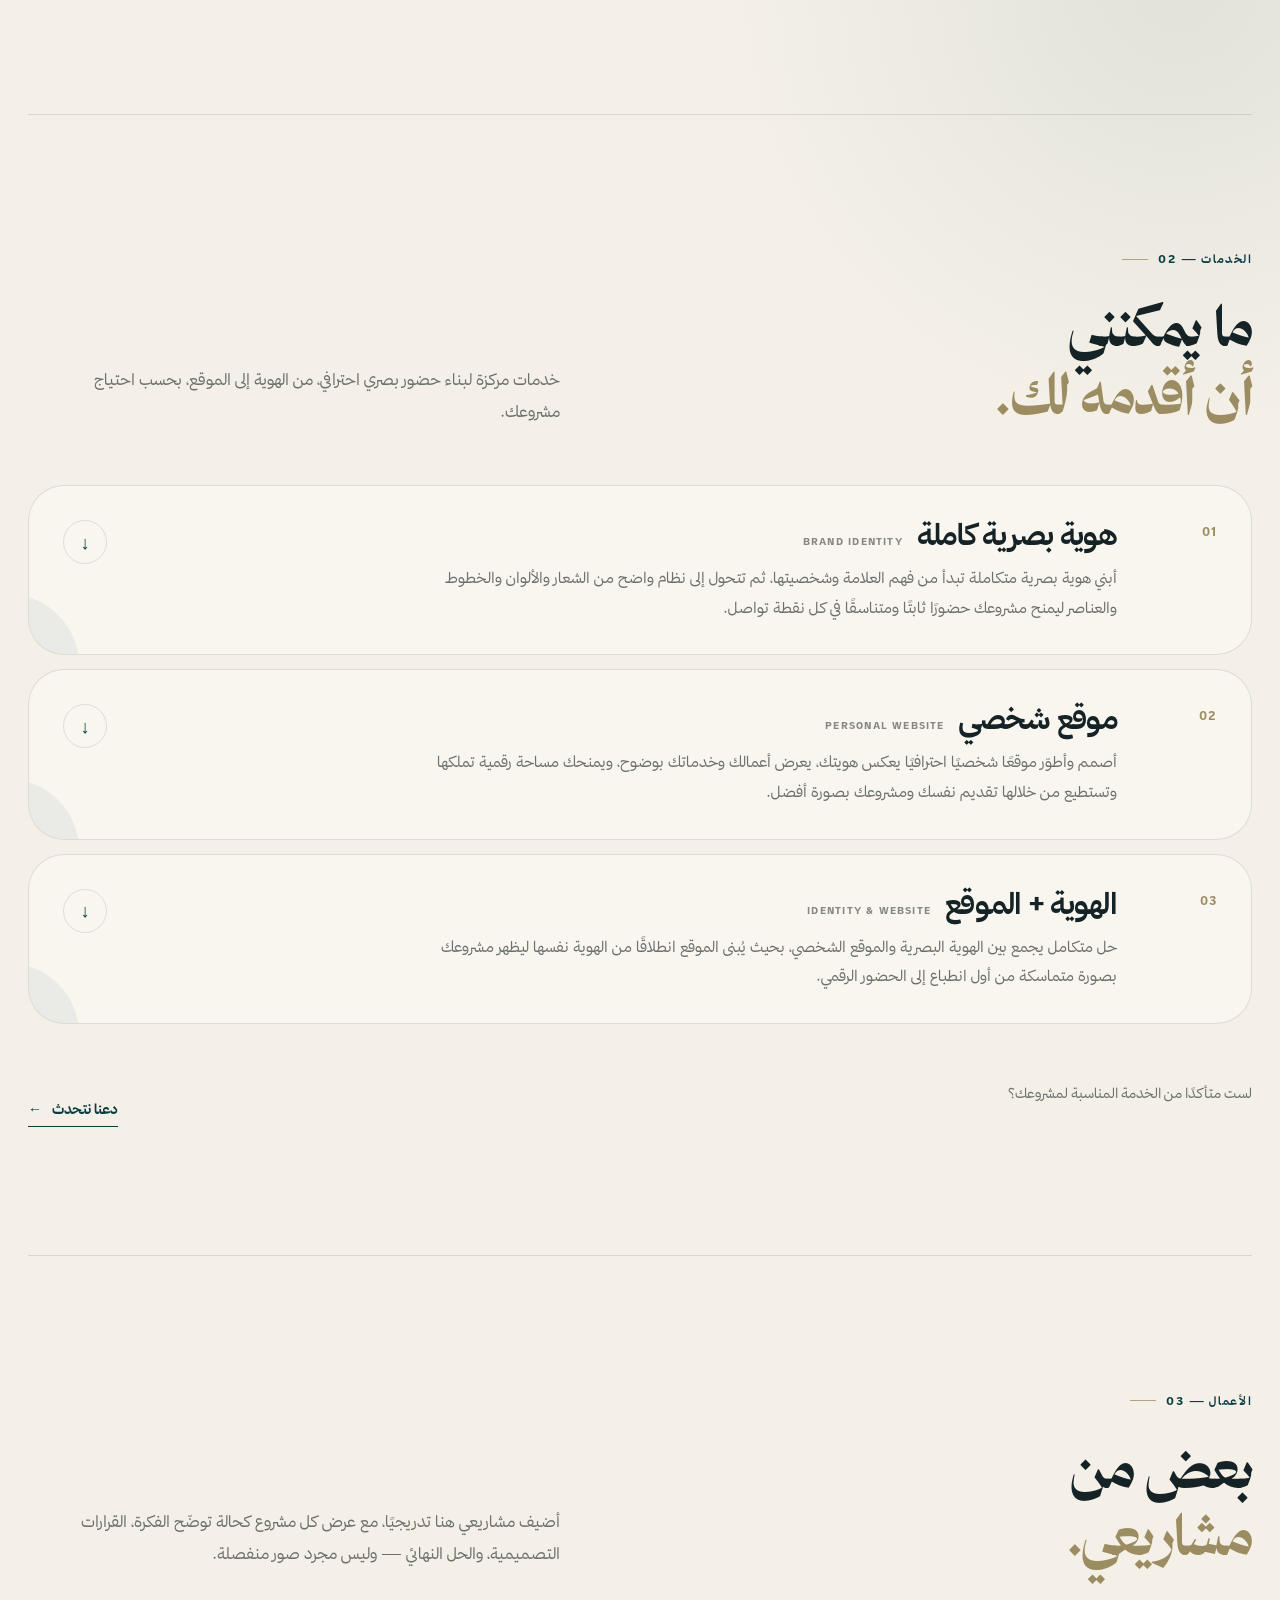
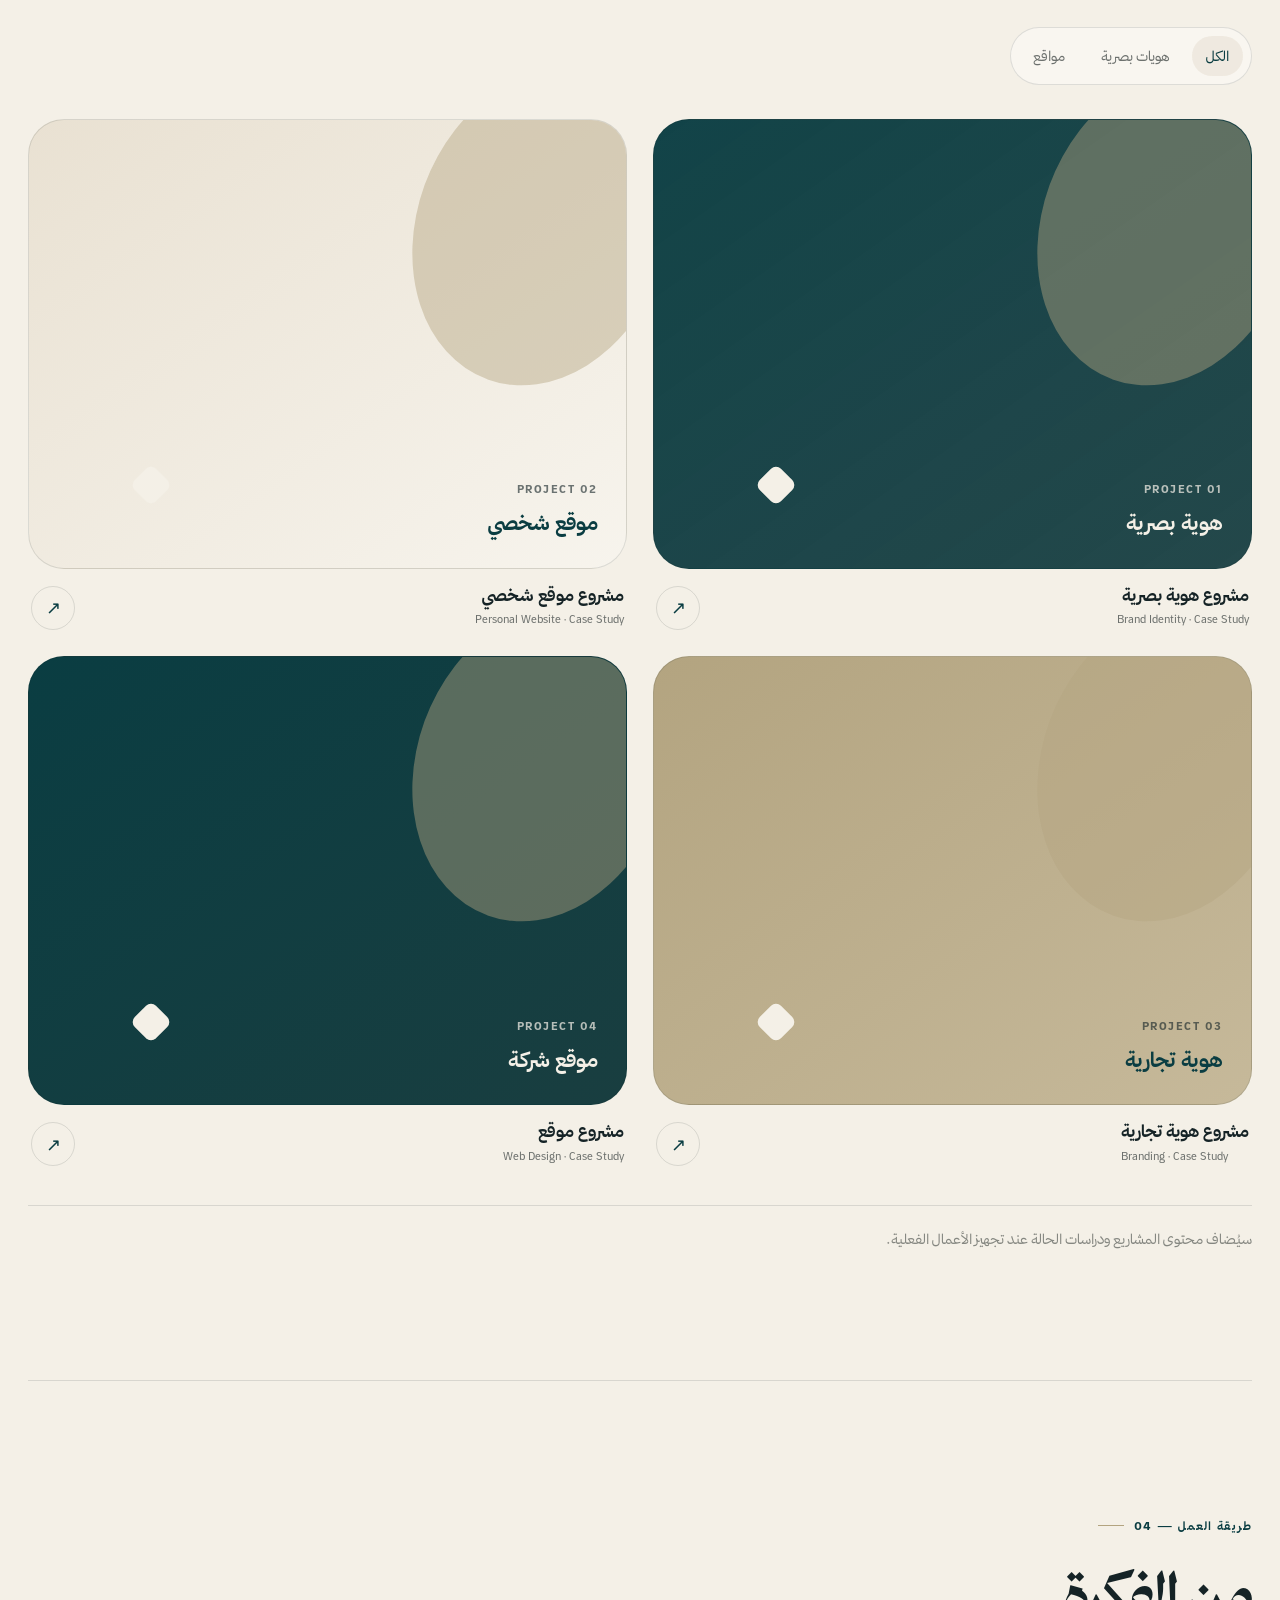
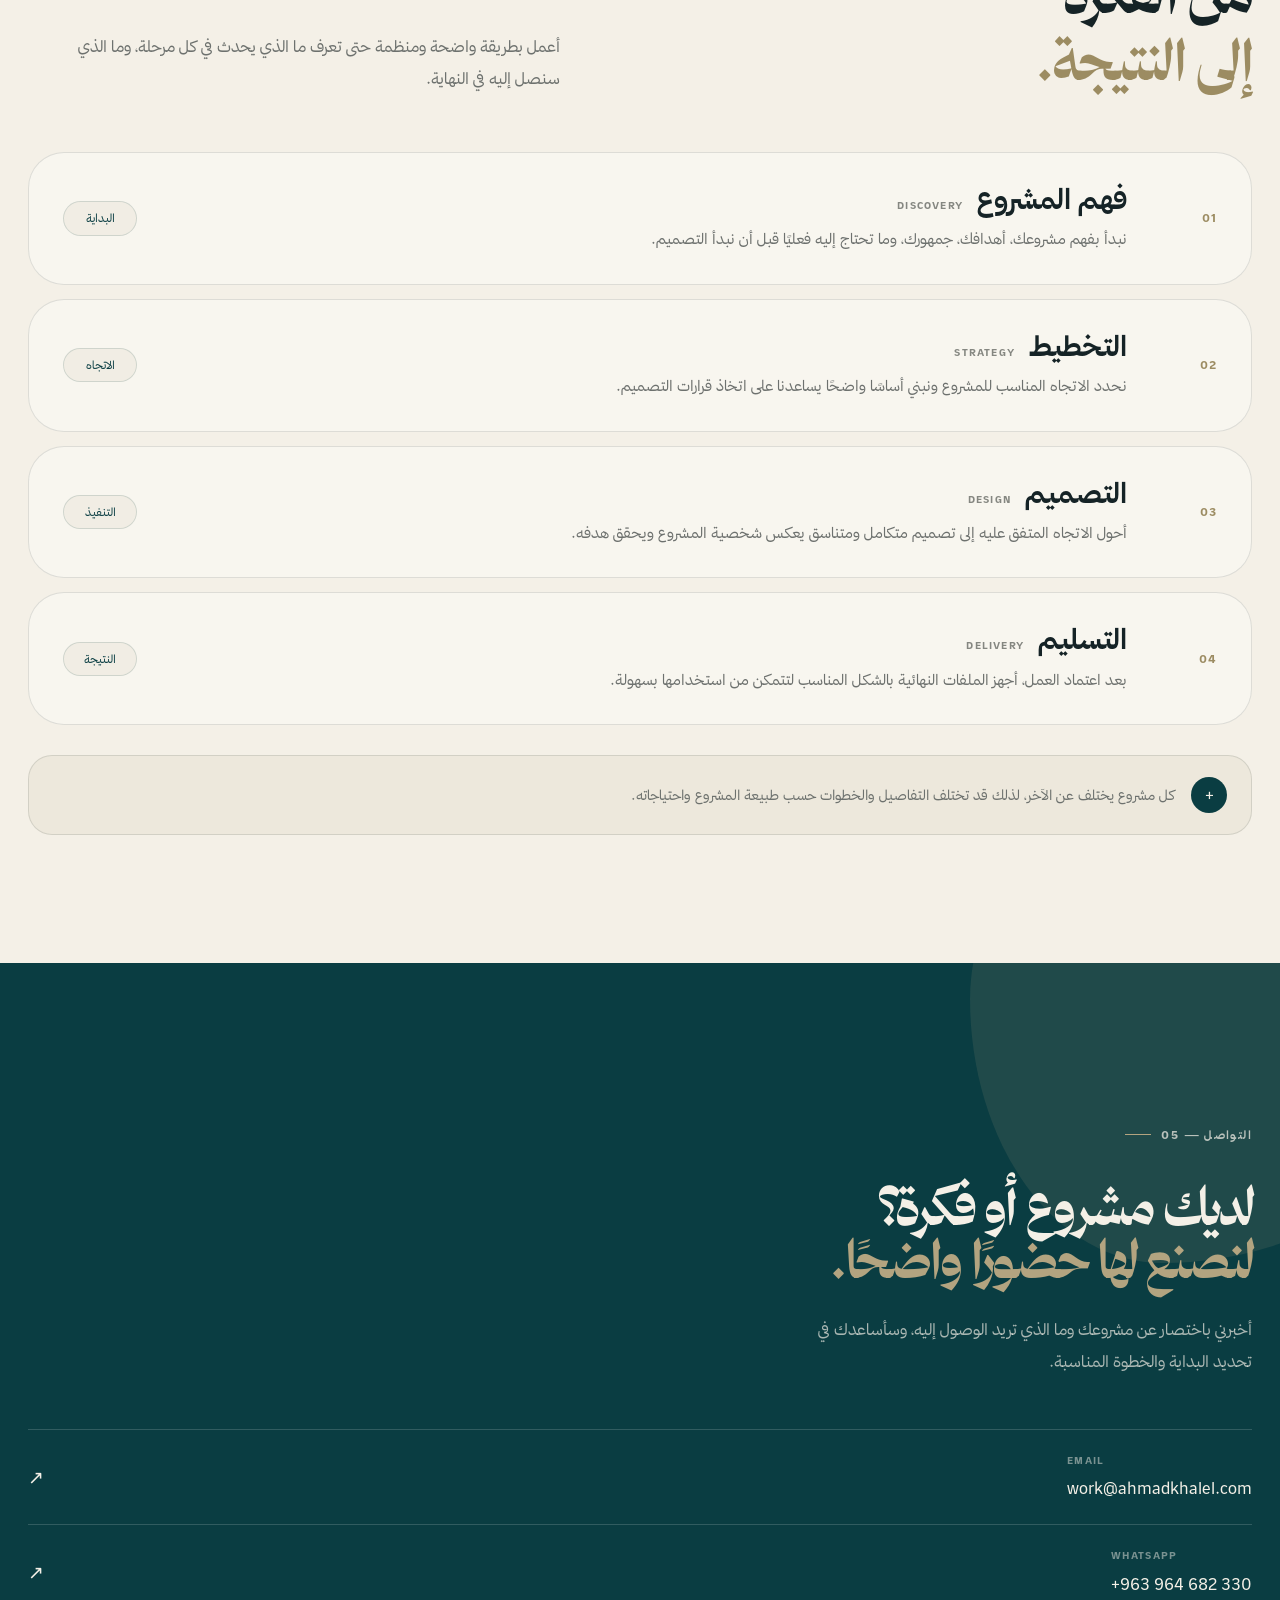
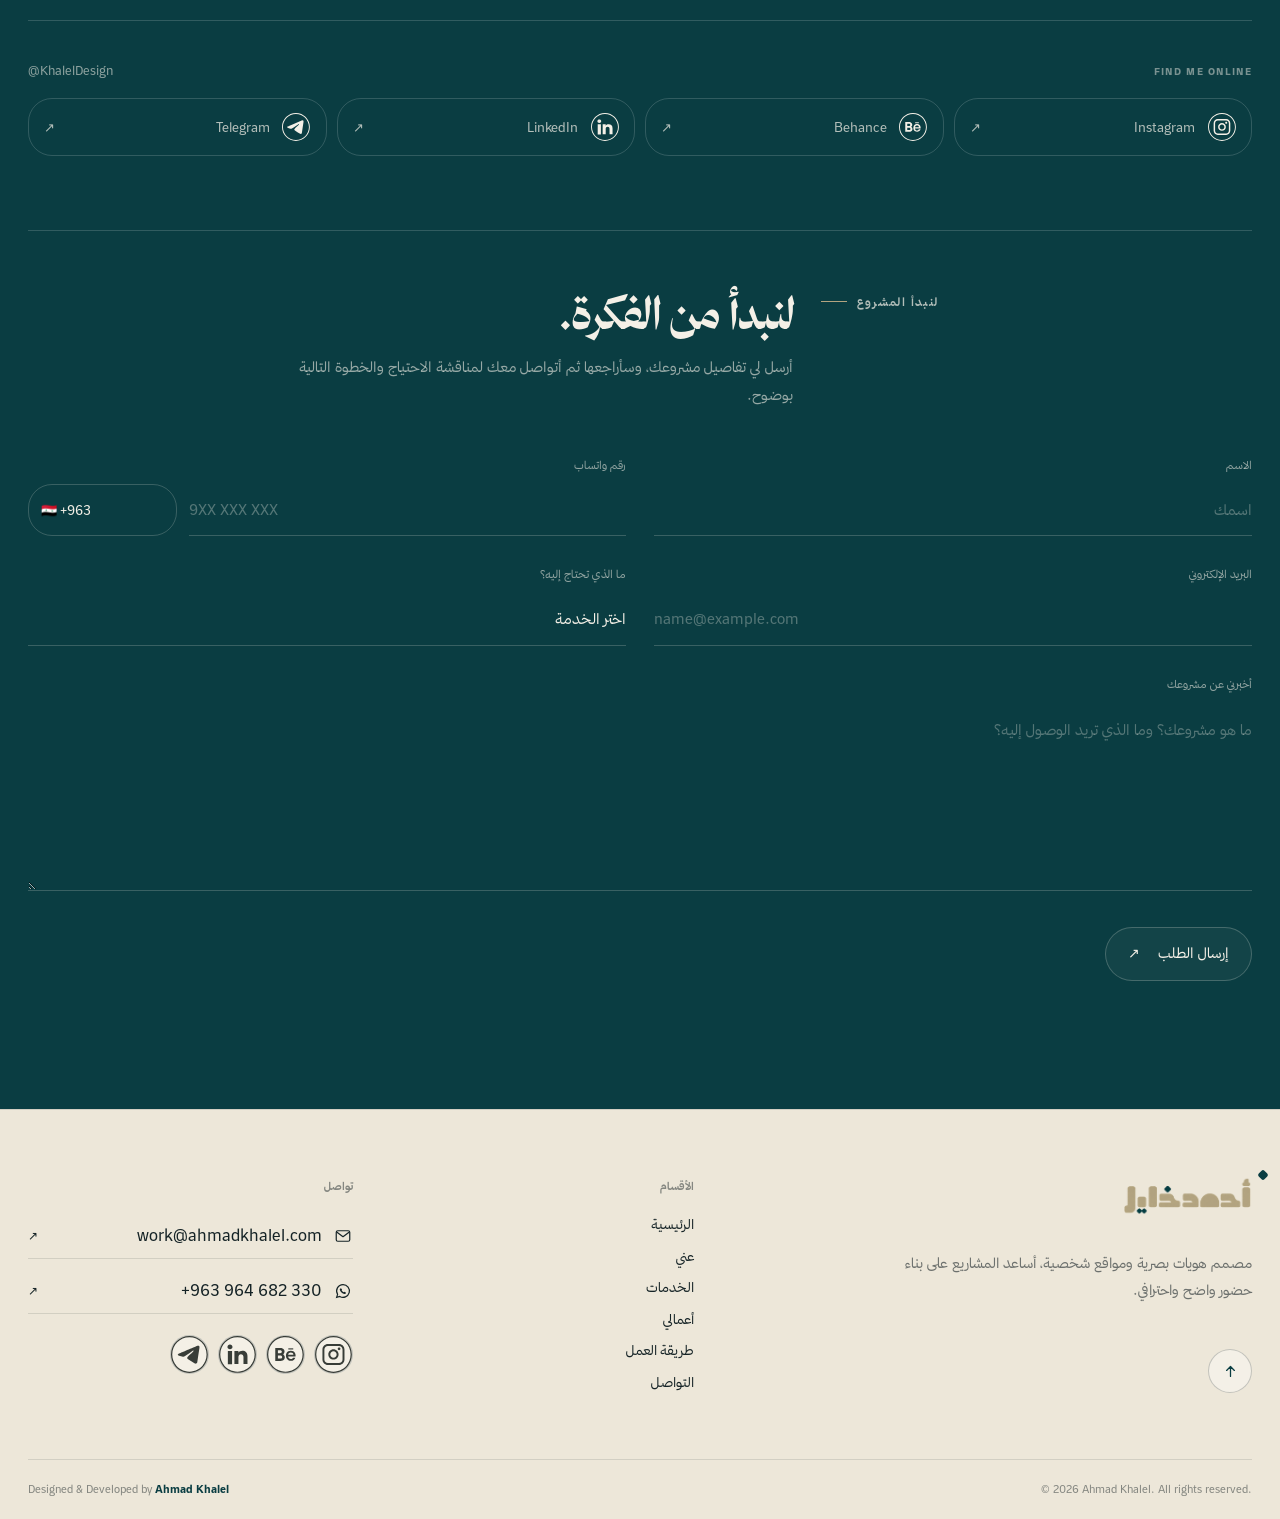
<file: form-identity-website/index.html>
<!DOCTYPE html><html lang="ar" dir="rtl"><head><meta charset="UTF-8"><meta name="viewport" content="width=device-width, initial-scale=1.0"><meta name="robots" content="noindex, nofollow"><title>معلومات الهوية والموقع | أحمد خليل</title><link rel="icon" type="image/png" href="../assets/images/ahmad-icon.png"><link rel="stylesheet" href="../css/variables.css"><link rel="stylesheet" href="../css/reset.css"><link rel="stylesheet" href="../css/background.css"><link rel="stylesheet" href="../css/base.css"><link rel="stylesheet" href="../css/components.css"><link rel="stylesheet" href="../css/sections.css"><link rel="stylesheet" href="../css/responsive.css"><link rel="stylesheet" href="../css/forms.css">
<script src="../js/private-form.js"></script>
</head><body class="site-body"><main class="form-page"><div class="container form-page-shell"><header class="form-page-head"><p class="section-label">IDENTITY + WEBSITE — FORM</p><h1 class="form-page-title">معلومات <span>هويتك وموقعك.</span></h1><p class="form-page-intro">هذا النموذج مخصص للمشاريع التي تشمل الهوية البصرية والموقع معًا. تبدأ مرحلة المشروع بالهوية البصرية أولًا، وبعد اعتمادها ننتقل إلى تصميم وتنفيذ الموقع انطلاقًا من الهوية نفسها.</p></header><section class="form-card"><form class="form-page-form combined-questionnaire" id="identity-website-form" action="#" method="POST"><div class="form-verification" id="form-verification"><div class="form-verification-head"><p class="form-verification-label">01 — VERIFICATION</p><h2>تأكيد بياناتك.</h2><p>أدخل رقم WhatsApp الذي تم التواصل معك من خلاله. يجب أن يطابق الرقم المرتبط بالرابط الخاص الذي وصلك.</p></div><div class="form-verification-row"><label for="verify-whatsapp-number">رقم WhatsApp</label><input id="verify-whatsapp-number" type="tel" inputmode="tel" dir="ltr" placeholder="+963 ..." autocomplete="tel"><button type="button" id="verify-whatsapp">التحقق والمتابعة ↗</button></div><div id="verify-message" class="page-message" hidden></div></div><input type="hidden" name="token" id="form-token"><input type="hidden" name="client-id" id="verified-client-id"><input type="hidden" name="project-id" id="verified-project-id"><input type="hidden" name="whatsapp" id="verified-whatsapp"><div id="combined-fields" hidden><div class="form-section-divider"><p class="section-label">02 — IDENTITY</p><h2>الهوية البصرية</h2><p>هذا القسم يمثل الأساس الذي سينطلق منه الموقع لاحقًا.</p></div>
<div class="form-page-field full"><label for="identity-q1">1. ما هي اللغة الرئيسية؟ وهل تريد استخدام لغة واحدة فقط؟</label><textarea id="identity-q1" name="identity-q1" required></textarea></div>
<div class="form-page-field full"><label for="identity-q2">2. ما هي الطريقة الصحيحة لكتابة الاسم باللغة/اللغات المختارة؟</label><textarea id="identity-q2" name="identity-q2"></textarea></div>
<div class="form-page-field full"><label for="identity-q3">3. ما هو معنى الاسم بالضبط؟ ولماذا تم اختيار هذا الاسم بالتحديد؟</label><textarea id="identity-q3" name="identity-q3"></textarea></div>
<div class="form-page-field full"><label for="identity-q4">4. من هم المنافسون الرئيسيون لك؟</label><textarea id="identity-q4" name="identity-q4"></textarea></div>
<div class="form-page-field full"><label for="identity-q5">5. ما الذي يميزك عن هؤلاء المنافسين؟</label><textarea id="identity-q5" name="identity-q5"></textarea></div>
<div class="form-page-field full"><label for="identity-q6">6. ما هي الفكرة التي تريد مني أن أعمل عليها أثناء تصميم الشعار؟</label><textarea id="identity-q6" name="identity-q6"></textarea></div>
<div class="form-page-field full"><label for="identity-q7">7. هل سيحتوي الشعار على رسالة قصيرة "Slogan"؟ وما هو؟</label><textarea id="identity-q7" name="identity-q7"></textarea></div>
<div class="form-page-field full"><label for="identity-q8">8. ما الرسالة أو العاطفة التي تريد أن يصورها شعارك؟</label><textarea id="identity-q8" name="identity-q8"></textarea></div>
<div class="form-page-field full"><label for="identity-q9">9. ما هي الشعارات/الهويات التي قد نالت إعجابك؟ (صورة/رابط)</label><textarea id="identity-q9" name="identity-q9"></textarea></div>
<div class="form-page-field full"><label for="identity-q10">10. ما هي الخطوط التي تحبها؟ (صورة/رابط/اسم خط)</label><textarea id="identity-q10" name="identity-q10"></textarea></div>
<div class="form-page-field full"><label for="identity-q11">11. هل هناك ألوان محددة تريد استخدامها؟ (صورة/رابط/لون/كود اللون)</label><textarea id="identity-q11" name="identity-q11"></textarea></div>
<div class="form-page-field full"><label for="identity-q12">12. ما هي الشعارات التي تكرهها؟ (صورة/رابط)</label><textarea id="identity-q12" name="identity-q12"></textarea></div>
<div class="form-page-field full"><label for="identity-q13">13. ما هي الألوان التي تكرهها؟ (صورة/رابط/لون)</label><textarea id="identity-q13" name="identity-q13"></textarea></div>
<div class="form-page-field full"><label for="identity-q14">14. ما هي الخطوط التي تكرهها؟ (صورة/رابط/اسم خط)</label><textarea id="identity-q14" name="identity-q14"></textarea></div>
<div class="form-page-field full"><label>15. ما هي العناصر المطلوبة للهوية البصرية بالضبط؟</label><div class="form-checks">
<label><input type="checkbox" name="identity-elements[]" value="تصميم شعار"> تصميم شعار</label><label><input type="checkbox" name="identity-elements[]" value="الألوان والخطوط"> الألوان والخطوط</label><label><input type="checkbox" name="identity-elements[]" value="الأوراق الرسمية"> الأوراق الرسمية (ترويسة، بطاقة عمل، ...إلخ)</label><label><input type="checkbox" name="identity-elements[]" value="التعبئة والتغليف والمطبوعات"> التعبئة والتغليف والمطبوعات</label><label><input type="checkbox" name="identity-elements[]" value="أنماط العلامة التجارية"> أنماط العلامة التجارية</label><label><input type="checkbox" name="identity-elements[]" value="أيقونات العلامة التجارية"> أيقونات العلامة التجارية</label><label><input type="checkbox" name="identity-elements[]" value="وسائل التواصل الاجتماعي"> وسائل التواصل الاجتماعي (الأغلفة والملف الشخصي)</label><label><input type="checkbox" name="identity-elements[]" value="أسلوب التصوير الفوتوغرافي"> أسلوب التصوير الفوتوغرافي (كيفية استخدام الصور)</label><label><input type="checkbox" name="identity-elements[]" value="إرشادات هوية العلامة التجارية"> إرشادات هوية العلامة التجارية (كيفية استخدام العلامة التجارية)</label><label><input type="checkbox" name="identity-elements[]" value="عناصر إضافية"> عناصر إضافية (الملصقات، الهدايا، ...إلخ)</label><label><input type="checkbox" name="identity-elements[]" value="تصميم الموقع"> تصميم الموقع</label></div></div>
<div class="form-page-field full"><label>16. ما هو نمط الشعارات الذي تفضله؟ (اختر واحد أو إثنين فقط)</label><div class="form-checks"><label><input type="checkbox" name="identity-logo-style[]" value="شعار حرفي"> شعار حرفي</label><label><input type="checkbox" name="identity-logo-style[]" value="شعار رمزي"> شعار رمزي</label><label><input type="checkbox" name="identity-logo-style[]" value="شعار نصي"> شعار نصي</label><label><input type="checkbox" name="identity-logo-style[]" value="شعار مزيج"> شعار مزيج</label><label><input type="checkbox" name="identity-logo-style[]" value="شعار رسومي / شخصية"> شعار رسومي / شخصية</label></div></div>
<div class="form-page-field"><label for="brand-name">اسم العميل / العلامة</label><input id="identity-brand-name" name="identity-brand-name" type="text" required></div><div class="form-page-field"><label for="brand-whatsapp">رقم واتساب</label><input id="brand-whatsapp" name="whatsapp" type="tel" inputmode="tel" dir="ltr" placeholder="+963 ..." required></div>
<div class="form-section-divider"><p class="section-label">03 — WEBSITE</p><h2>الموقع الشخصي</h2><p>بعد تحديد أساس الهوية، ننتقل إلى المعلومات الخاصة بالموقع ومحتواه وتجربته.</p></div>
<div class="form-page-field full"><label for="website-q1">1. ما الهدف الرئيسي من الموقع؟ وماذا تريد أن يحقق للزائر أو لك؟</label><textarea id="website-q1" name="website-q1" required></textarea></div>
<div class="form-page-field full"><label for="website-q2">2. من هو الجمهور المستهدف للموقع؟ ومن تريد أن يصل إليه أولًا؟</label><textarea id="website-q2" name="website-q2" required></textarea></div>
<div class="form-page-field full"><label for="website-q3">3. ما المعلومات أو الخدمات الأساسية التي تريد عرضها في الموقع؟</label><textarea id="website-q3" name="website-q3" required></textarea></div>
<div class="form-page-field full"><label for="website-q4">4. ما الصفحات أو الأقسام التي تتوقع وجودها في الموقع؟</label><textarea id="website-q4" name="website-q4" placeholder="مثال: الرئيسية، عني، الخدمات، الأعمال، تواصل..."></textarea></div>
<div class="form-page-field full"><label for="website-q5">5. هل لديك محتوى جاهز للموقع؟ (نبذة، نصوص، صور، أعمال، روابط، شهادات...)</label><textarea id="website-q5" name="website-q5"></textarea></div>
<div class="form-page-field full"><label for="website-q6">6. هل توجد معلومات أو صفحات أو أقسام لا تريد إضافتها للموقع؟</label><textarea id="website-q6" name="website-q6"></textarea></div>
<div class="form-page-field full"><label for="website-q7">7. ما اللغات التي تريد استخدامها في الموقع؟ وهل تريد الموقع ثنائي اللغة؟</label><textarea id="website-q7" name="website-q7" required></textarea></div>
<div class="form-page-field full"><label for="website-q8">8. ما الانطباع الذي تريد أن يتركه الموقع عنك؟ صف الإحساس أو الشخصية التي تريدها.</label><textarea id="website-q8" name="website-q8" required></textarea></div>
<div class="form-page-field full"><label for="website-q9">9. هل لديك مواقع أعجبتك أو تريد الاستفادة منها كمرجع؟ أرسل الروابط واذكر ما أعجبك في كل موقع.</label><textarea id="website-q9" name="website-q9"></textarea></div>
<div class="form-page-field full"><label for="website-q10">10. هل هناك مواقع أو أساليب لا تعجبك؟ أرسل الروابط أو صف ما تريد تجنبه.</label><textarea id="website-q10" name="website-q10"></textarea></div>
<div class="form-page-field full"><label for="website-q11">11. هل لديك هوية بصرية معتمدة أو ألوان وخطوط يجب الالتزام بها؟</label><textarea id="website-q11" name="website-q11"></textarea></div>
<div class="form-page-field full"><label for="website-q12">12. ما الأعمال أو المشاريع أو الإنجازات التي تريد إبرازها في الموقع؟ وكيف تفضل ترتيبها أو عرضها؟</label><textarea id="website-q12" name="website-q12"></textarea></div>
<div class="form-page-field full"><label for="website-q13">13. ما طرق التواصل أو الروابط التي تريد أن تكون واضحة للزائر؟</label><textarea id="website-q13" name="website-q13" placeholder="مثال: WhatsApp، Email، Instagram، LinkedIn، Behance..."></textarea></div>
<div class="form-page-field full"><label for="website-q14">14. هل تحتاج إلى وظائف أو تفاعلات محددة داخل الموقع؟</label><textarea id="website-q14" name="website-q14" placeholder="مثال: نموذج تواصل، روابط خارجية، معرض أعمال، مشاركة، تبديل لغة، حركات بسيطة..."></textarea></div>
<div class="form-page-field full"><label for="website-q15">15. هل لديك دومين أو موقع حالي نحتاج إلى الاعتماد عليه أو تطويره؟ أرسل الرابط إن وجد.</label><textarea id="website-q15" name="website-q15"></textarea></div>
<div class="form-page-field full"><label for="website-q16">16. هل هناك أي متطلبات أو ملاحظات أو تفاصيل إضافية يجب أن أعرفها قبل بدء تصميم الموقع؟</label><textarea id="website-q16" name="website-q16"></textarea></div>
<div class="form-page-field"><label for="website-name">اسم العميل / صاحب الموقع</label><input id="website-client-name" name="website-client-name" type="text" required></div>
<div class="form-page-field"><label for="website-whatsapp">رقم WhatsApp</label><input id="website-whatsapp" name="whatsapp" type="tel" inputmode="tel" dir="ltr" placeholder="+963 ..." required readonly></div>
</div><div class="form-page-submit"><span class="form-page-note">هذا النموذج خاص ويُرسل لك عبر الرابط المباشر بعد الاجتماع.</span><button type="submit">إرسال النموذج ↗</button></div></form><div id="form-message" class="page-message" hidden></div></section><a class="form-page-back" href="../">← العودة إلى الموقع</a></div></main><script src="../js/form-config.js"></script><script src="../js/form-schema.js"></script><script src="../js/form-guard.js"></script><script src="../js/identity-website-form.js"></script></body></html>
</file>
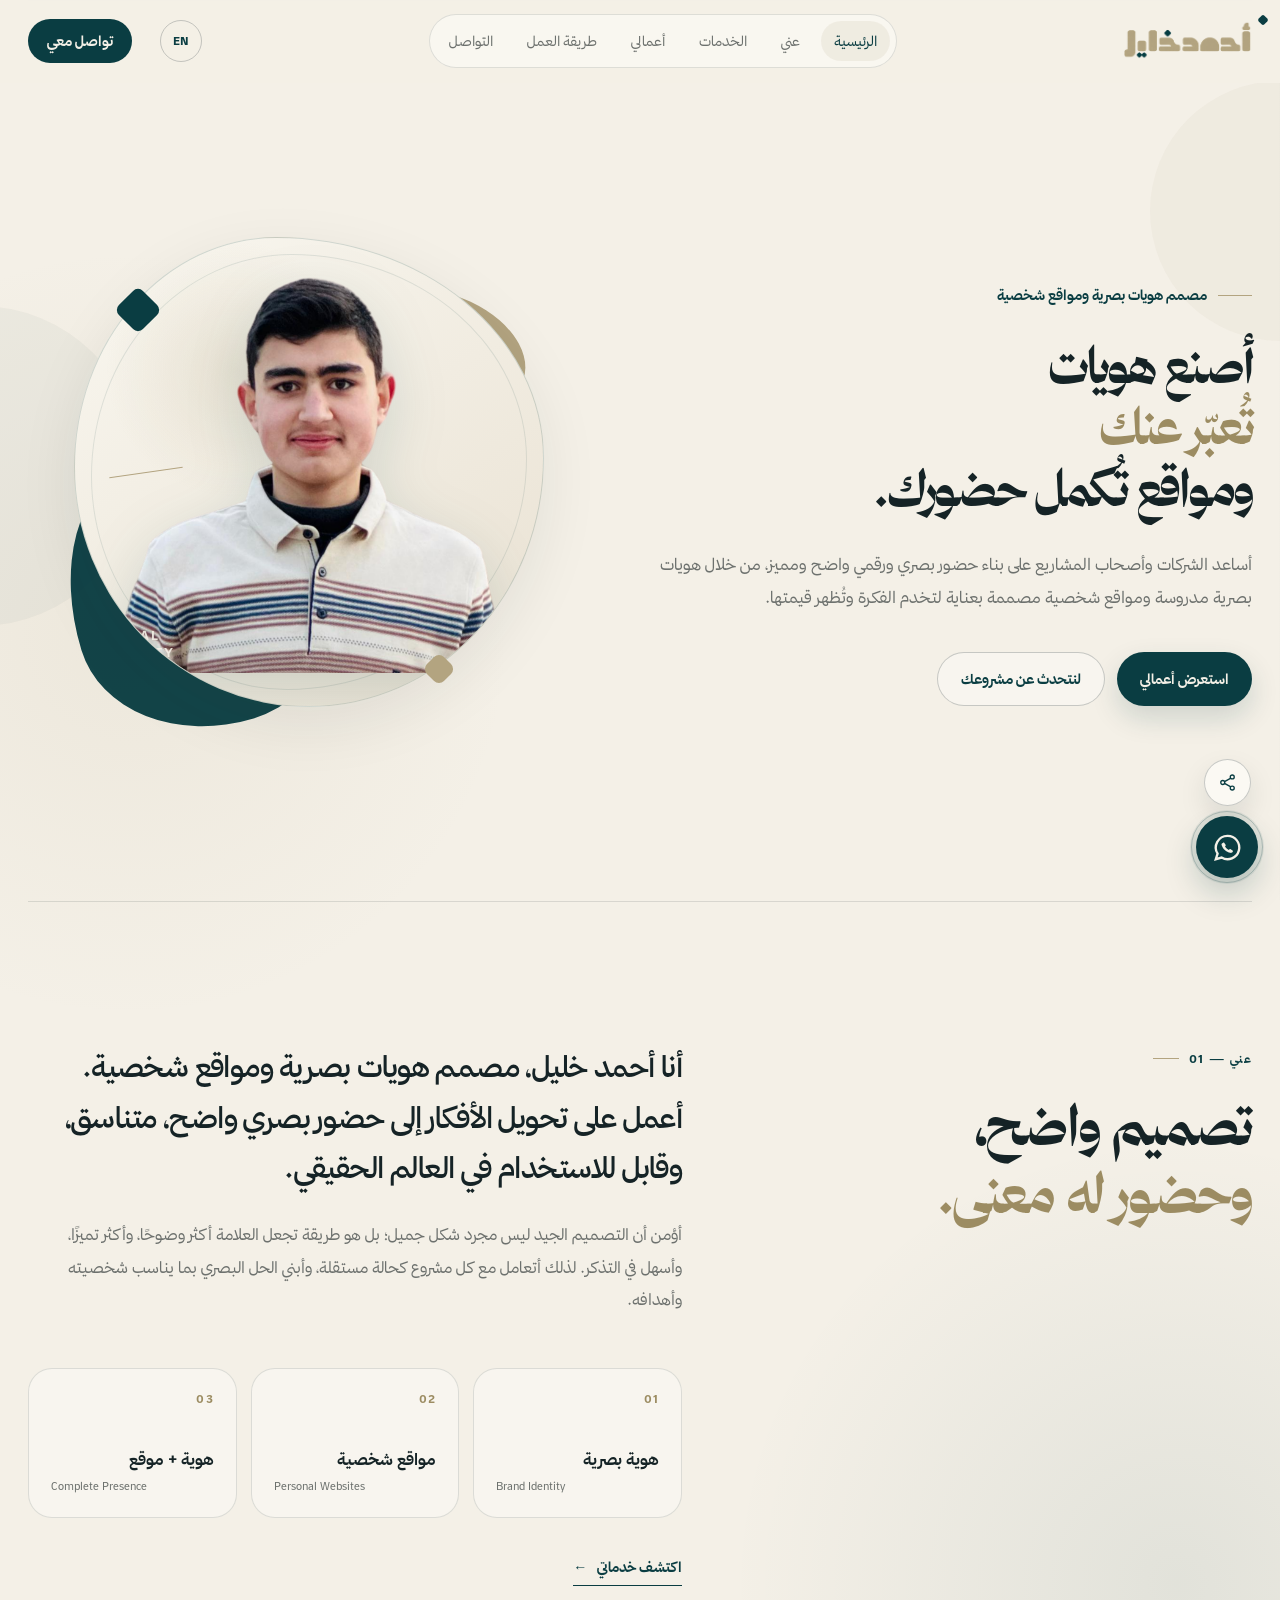
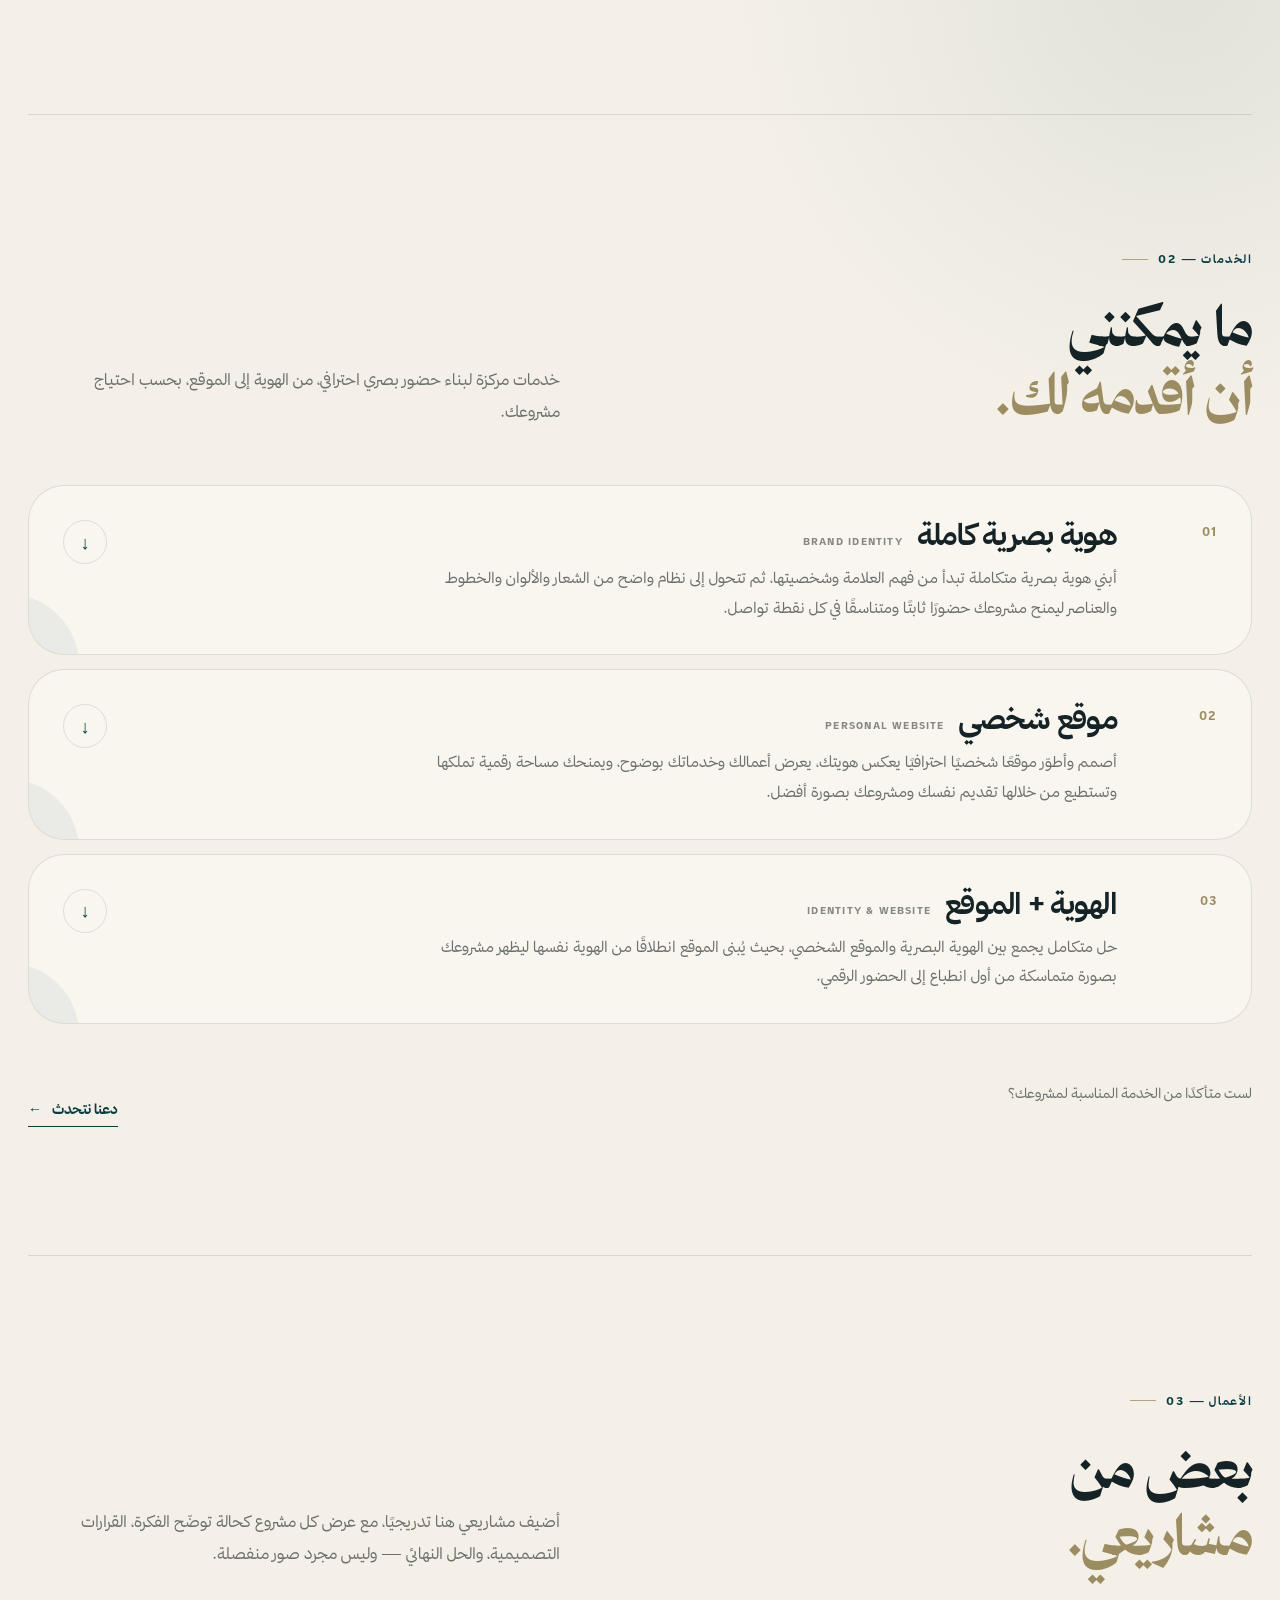
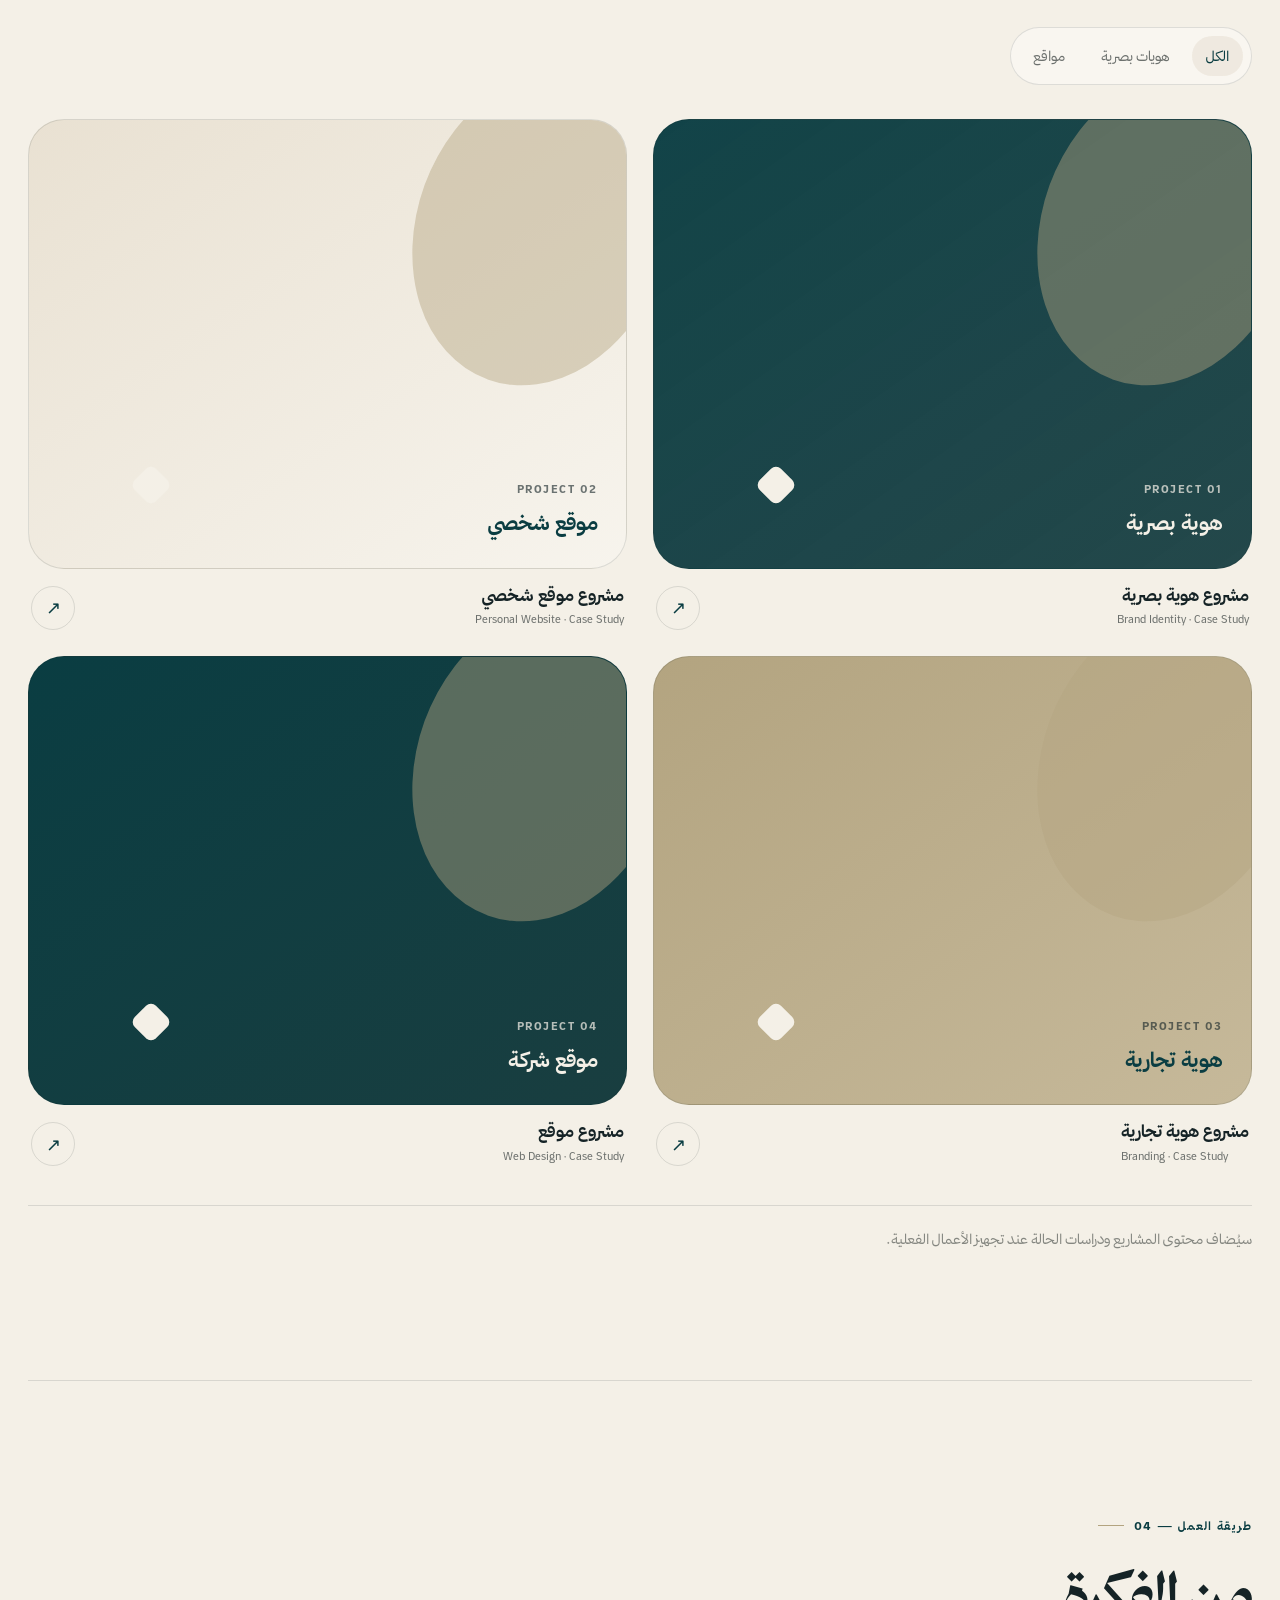
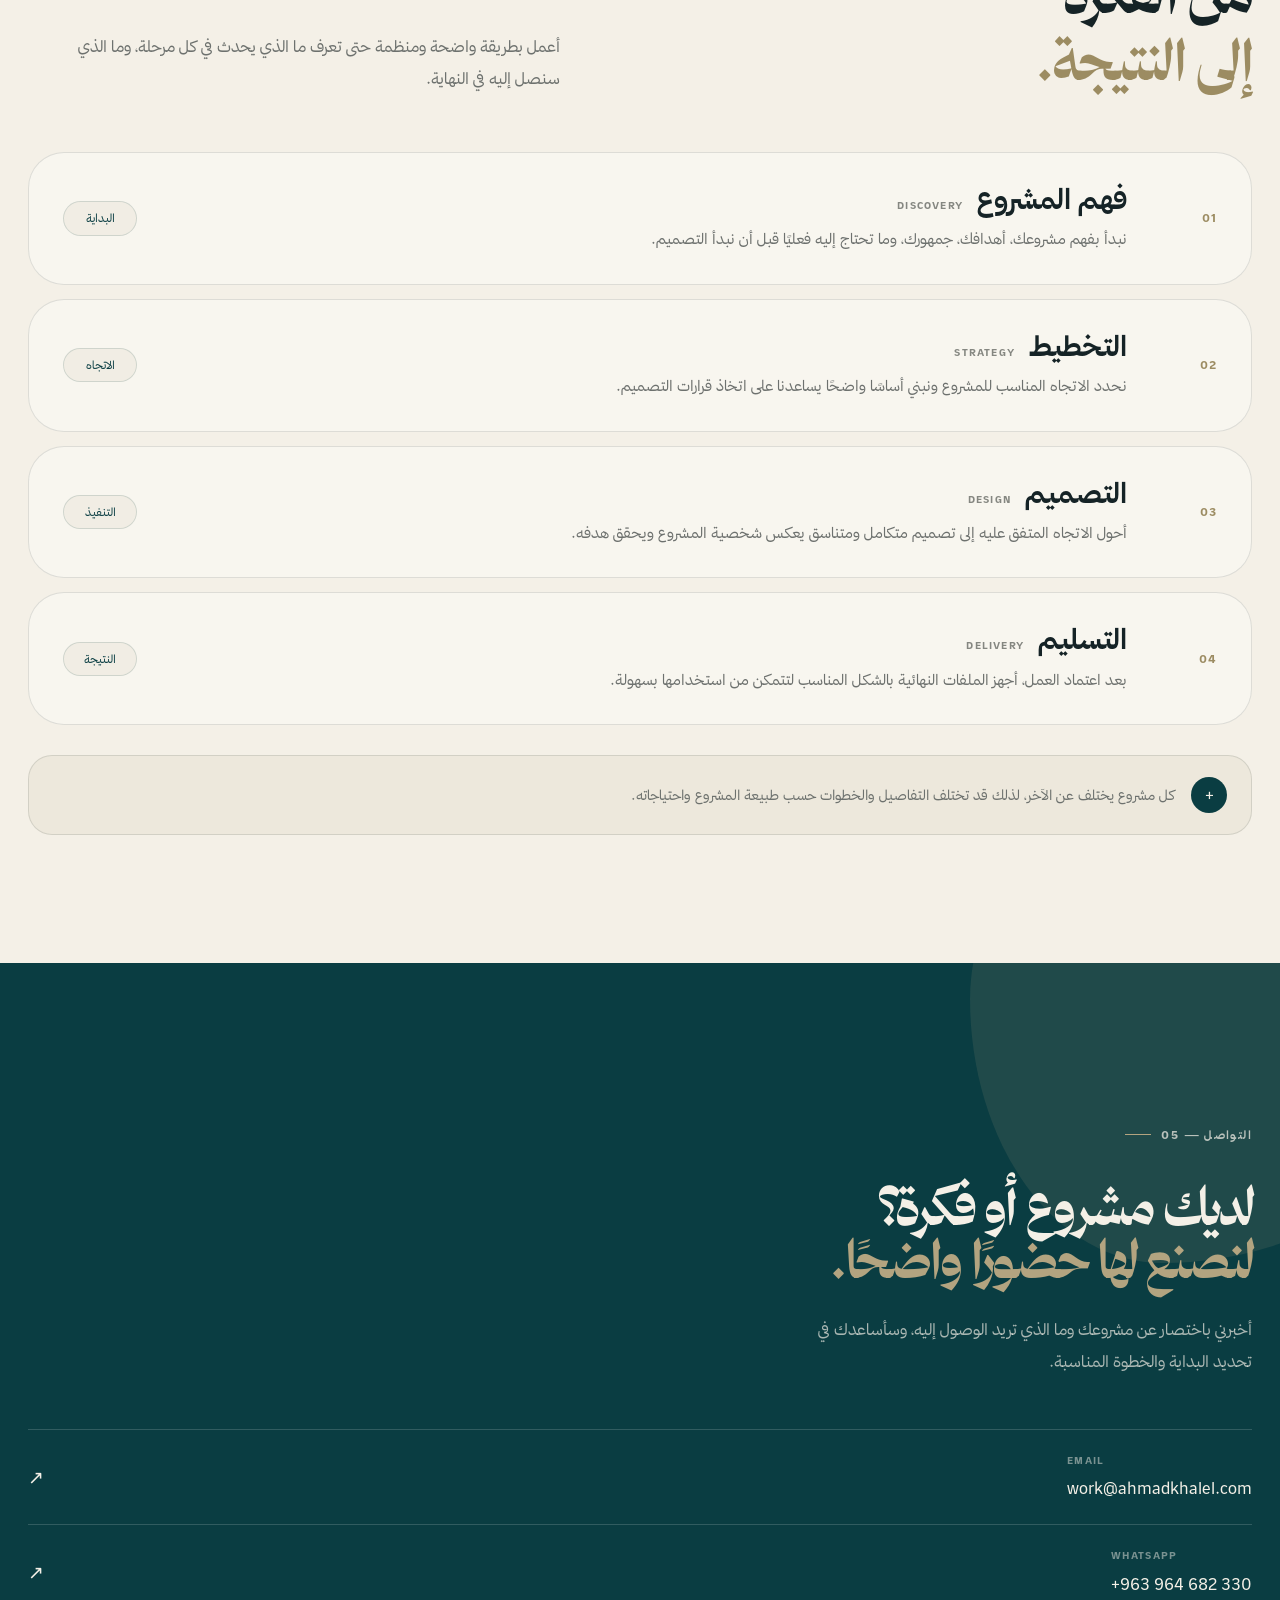
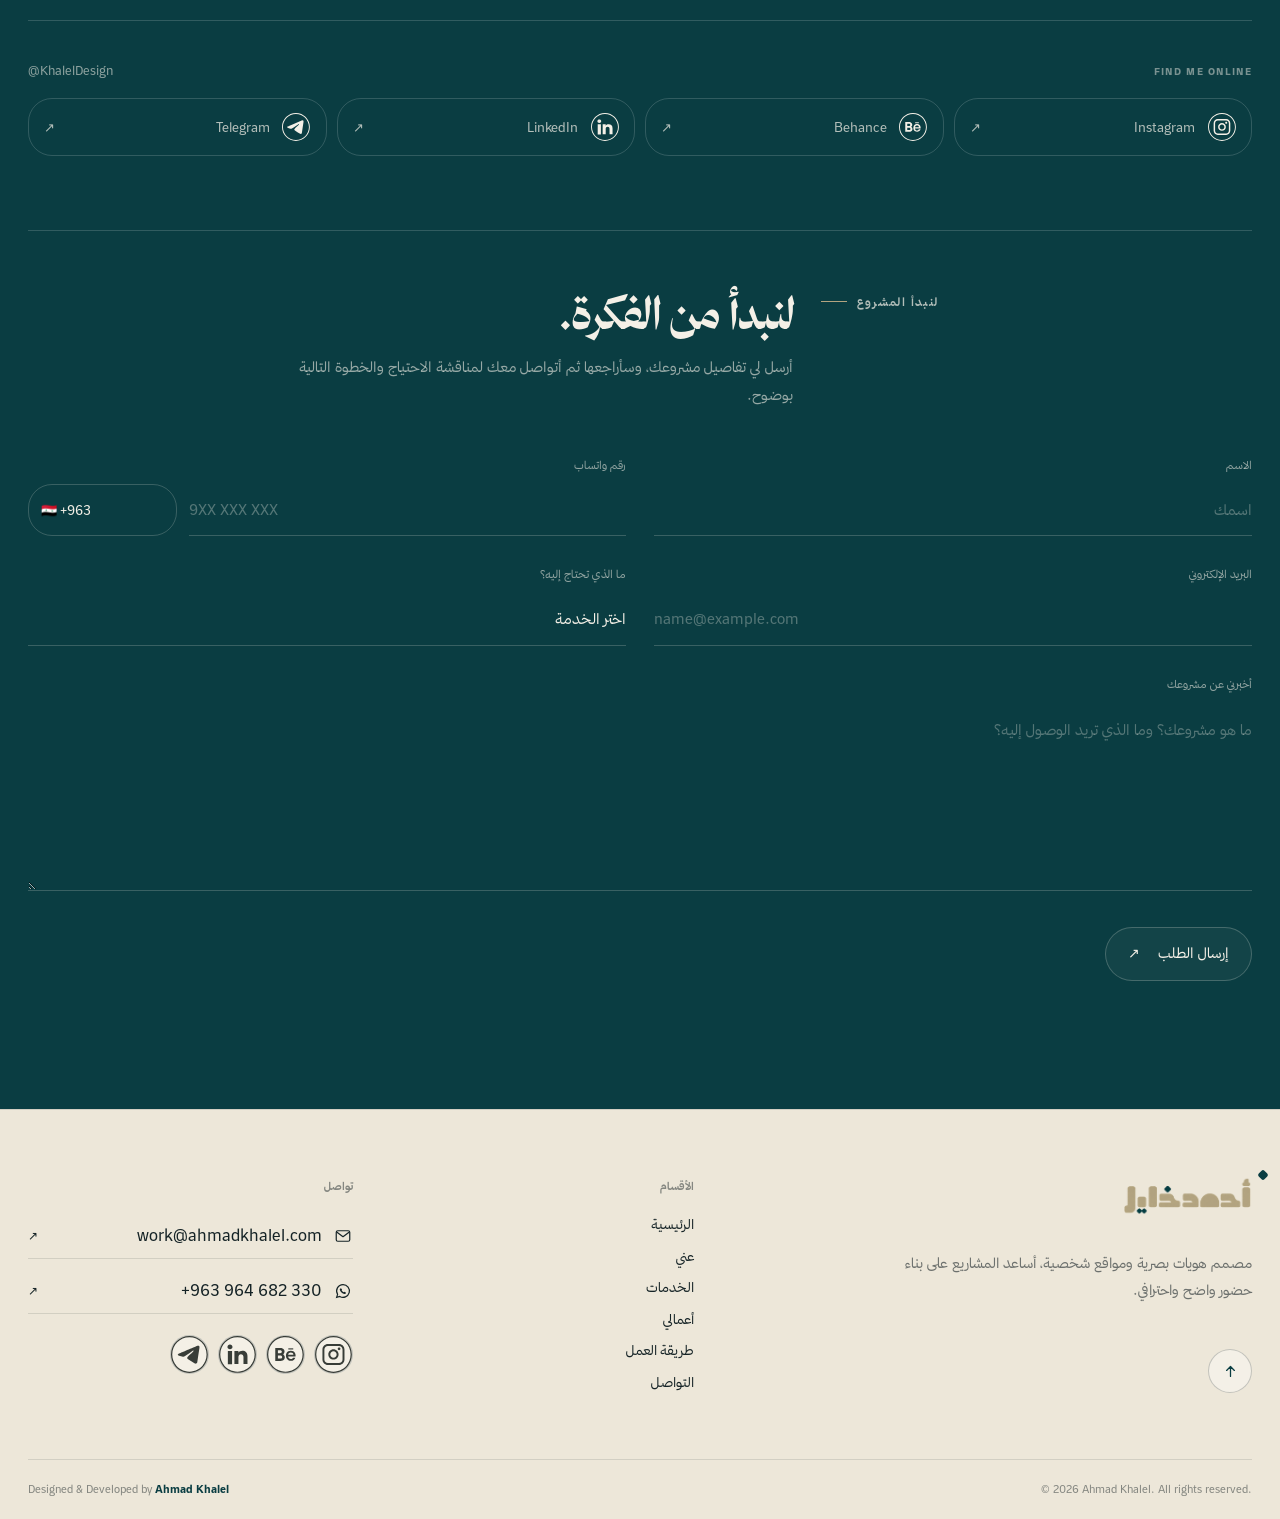
<file: form-identity/index.html>
<!DOCTYPE html>
<html lang="ar" dir="rtl">
<head>
<meta charset="UTF-8"><meta name="viewport" content="width=device-width, initial-scale=1.0">
<meta name="robots" content="noindex, nofollow">
<title>معلومات الهوية للعميل | أحمد خليل</title>
<link rel="icon" type="image/png" href="../assets/images/ahmad-icon.png">
<link rel="stylesheet" href="../css/variables.css"><link rel="stylesheet" href="../css/reset.css"><link rel="stylesheet" href="../css/background.css"><link rel="stylesheet" href="../css/base.css"><link rel="stylesheet" href="../css/components.css"><link rel="stylesheet" href="../css/sections.css"><link rel="stylesheet" href="../css/responsive.css"><link rel="stylesheet" href="../css/forms.css">

<script src="../js/private-form.js"></script>
</head>
<body class="site-body">
<main class="form-page"><div class="container form-page-shell">
<header class="form-page-head"><p class="section-label">IDENTITY — FORM</p><h1 class="form-page-title">معلومات <span>هويتك.</span></h1><p class="form-page-intro">هذه الصفحة خاصة بمرحلة جمع معلومات الهوية البصرية بعد الاتفاق على المشروع. أجب عن الأسئلة التالية بما يناسب علامتك، ويمكننا مراجعة الإجابات ومناقشتها عند الحاجة.</p></header>
<section class="form-card">
<form class="form-page-form brand-questionnaire" id="brand-form" action="#" method="POST">
<div class="form-verification" id="form-verification"><div class="form-verification-head"><p class="form-verification-label">01 — VERIFICATION</p><h2>تأكيد بياناتك.</h2><p>أدخل رقم WhatsApp الذي تم التواصل معك من خلاله. يجب أن يطابق الرقم المرتبط بالرابط الخاص الذي وصلك.</p></div><div class="form-verification-row"><label for="verify-whatsapp-number">رقم WhatsApp</label><input id="verify-whatsapp-number" type="tel" inputmode="tel" dir="ltr" placeholder="+963 ..." autocomplete="tel"><button type="button" id="verify-whatsapp">التحقق والمتابعة ↗</button></div><div id="verify-message" class="page-message" hidden></div></div>
<input type="hidden" name="token" id="form-token"><input type="hidden" name="client-id" id="verified-client-id"><input type="hidden" name="project-id" id="verified-project-id">
<div id="identity-fields" hidden>
<div class="form-page-field full"><label for="q1">1. ما هي اللغة الرئيسية؟ وهل تريد استخدام لغة واحدة فقط؟</label><textarea id="q1" name="q1" required></textarea></div>
<div class="form-page-field full"><label for="q2">2. ما هي الطريقة الصحيحة لكتابة الاسم باللغة/اللغات المختارة؟</label><textarea id="q2" name="q2"></textarea></div>
<div class="form-page-field full"><label for="q3">3. ما هو معنى الاسم بالضبط؟ ولماذا تم اختيار هذا الاسم بالتحديد؟</label><textarea id="q3" name="q3"></textarea></div>
<div class="form-page-field full"><label for="q4">4. من هم المنافسون الرئيسيون لك؟</label><textarea id="q4" name="q4"></textarea></div>
<div class="form-page-field full"><label for="q5">5. ما الذي يميزك عن هؤلاء المنافسين؟</label><textarea id="q5" name="q5"></textarea></div>
<div class="form-page-field full"><label for="q6">6. ما هي الفكرة التي تريد مني أن أعمل عليها أثناء تصميم الشعار؟</label><textarea id="q6" name="q6"></textarea></div>
<div class="form-page-field full"><label for="q7">7. هل سيحتوي الشعار على رسالة قصيرة "Slogan"؟ وما هو؟</label><textarea id="q7" name="q7"></textarea></div>
<div class="form-page-field full"><label for="q8">8. ما الرسالة أو العاطفة التي تريد أن يصورها شعارك؟</label><textarea id="q8" name="q8"></textarea></div>
<div class="form-page-field full"><label for="q9">9. ما هي الشعارات/الهويات التي قد نالت إعجابك؟ (صورة/رابط)</label><textarea id="q9" name="q9"></textarea></div>
<div class="form-page-field full"><label for="q10">10. ما هي الخطوط التي تحبها؟ (صورة/رابط/اسم خط)</label><textarea id="q10" name="q10"></textarea></div>
<div class="form-page-field full"><label for="q11">11. هل هناك ألوان محددة تريد استخدامها؟ (صورة/رابط/لون/كود اللون)</label><textarea id="q11" name="q11"></textarea></div>
<div class="form-page-field full"><label for="q12">12. ما هي الشعارات التي تكرهها؟ (صورة/رابط)</label><textarea id="q12" name="q12"></textarea></div>
<div class="form-page-field full"><label for="q13">13. ما هي الألوان التي تكرهها؟ (صورة/رابط/لون)</label><textarea id="q13" name="q13"></textarea></div>
<div class="form-page-field full"><label for="q14">14. ما هي الخطوط التي تكرهها؟ (صورة/رابط/اسم خط)</label><textarea id="q14" name="q14"></textarea></div>
<div class="form-page-field full"><label>15. ما هي العناصر المطلوبة للهوية البصرية بالضبط؟</label><div class="form-checks">
<label><input type="checkbox" name="elements[]" value="تصميم شعار"> تصميم شعار</label><label><input type="checkbox" name="elements[]" value="الألوان والخطوط"> الألوان والخطوط</label><label><input type="checkbox" name="elements[]" value="الأوراق الرسمية"> الأوراق الرسمية (ترويسة، بطاقة عمل، ...إلخ)</label><label><input type="checkbox" name="elements[]" value="التعبئة والتغليف والمطبوعات"> التعبئة والتغليف والمطبوعات</label><label><input type="checkbox" name="elements[]" value="أنماط العلامة التجارية"> أنماط العلامة التجارية</label><label><input type="checkbox" name="elements[]" value="أيقونات العلامة التجارية"> أيقونات العلامة التجارية</label><label><input type="checkbox" name="elements[]" value="وسائل التواصل الاجتماعي"> وسائل التواصل الاجتماعي (الأغلفة والملف الشخصي)</label><label><input type="checkbox" name="elements[]" value="أسلوب التصوير الفوتوغرافي"> أسلوب التصوير الفوتوغرافي (كيفية استخدام الصور)</label><label><input type="checkbox" name="elements[]" value="إرشادات هوية العلامة التجارية"> إرشادات هوية العلامة التجارية (كيفية استخدام العلامة التجارية)</label><label><input type="checkbox" name="elements[]" value="عناصر إضافية"> عناصر إضافية (الملصقات، الهدايا، ...إلخ)</label><label><input type="checkbox" name="elements[]" value="تصميم الموقع"> تصميم الموقع</label></div></div>
<div class="form-page-field full"><label>16. ما هو نمط الشعارات الذي تفضله؟ (اختر واحد أو إثنين فقط)</label><div class="form-checks"><label><input type="checkbox" name="logo-style[]" value="شعار حرفي"> شعار حرفي</label><label><input type="checkbox" name="logo-style[]" value="شعار رمزي"> شعار رمزي</label><label><input type="checkbox" name="logo-style[]" value="شعار نصي"> شعار نصي</label><label><input type="checkbox" name="logo-style[]" value="شعار مزيج"> شعار مزيج</label><label><input type="checkbox" name="logo-style[]" value="شعار رسومي / شخصية"> شعار رسومي / شخصية</label></div></div>
<div class="form-page-field"><label for="brand-name">اسم العميل / العلامة</label><input id="brand-name" name="brand-name" type="text" required></div><div class="form-page-field"><label for="brand-whatsapp">رقم واتساب</label><input id="brand-whatsapp" name="whatsapp" type="tel" inputmode="tel" dir="ltr" placeholder="+963 ..." required></div>
</div><div class="form-page-submit"><span class="form-page-note">هذا النموذج خاص ويُرسل لك عبر الرابط المباشر بعد الاجتماع.</span><button type="submit">إرسال النموذج ↗</button></div>
</form><div id="form-message" class="page-message" hidden></div></section>
<a class="form-page-back" href="../">← العودة إلى الموقع</a></div></main>
<script src="../js/form-config.js"></script><script src="../js/form-schema.js"></script><script src="../js/form-guard.js"></script><script src="../js/identity-form.js"></script></body></html>
</file>
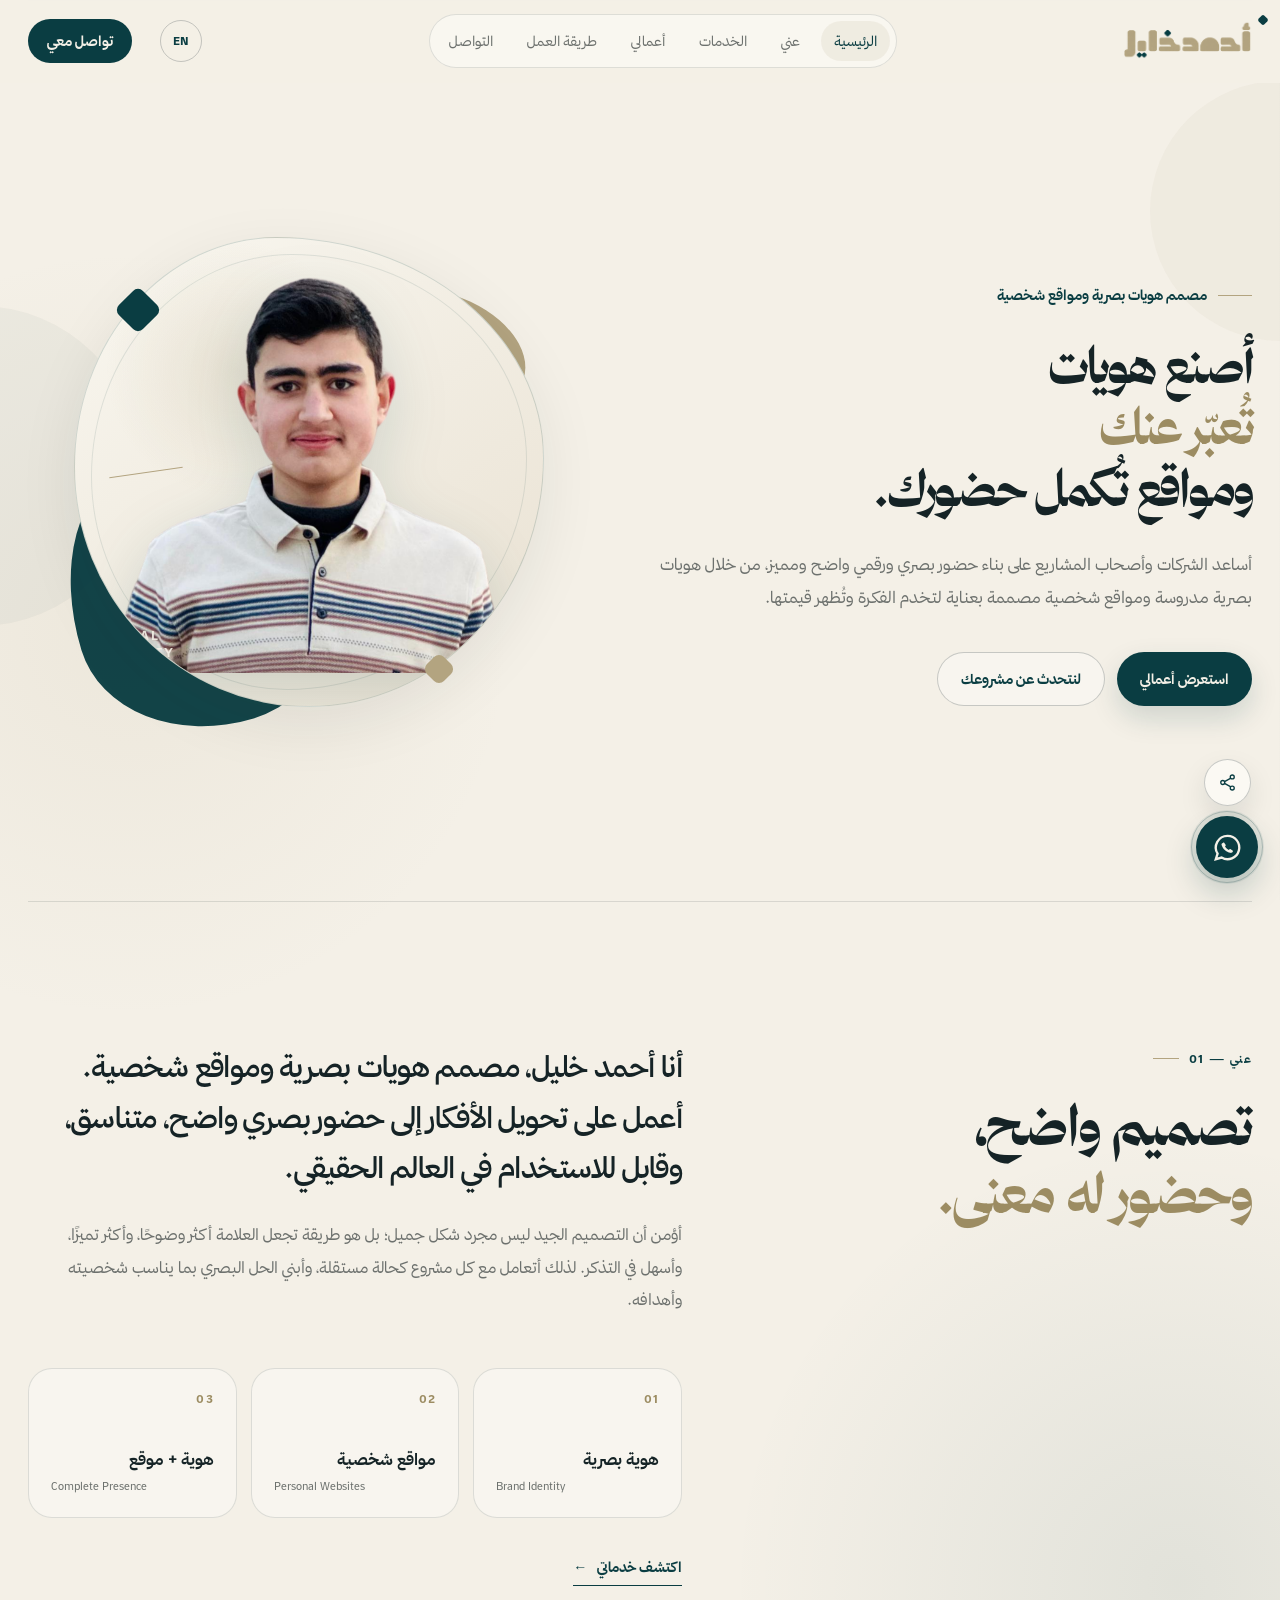
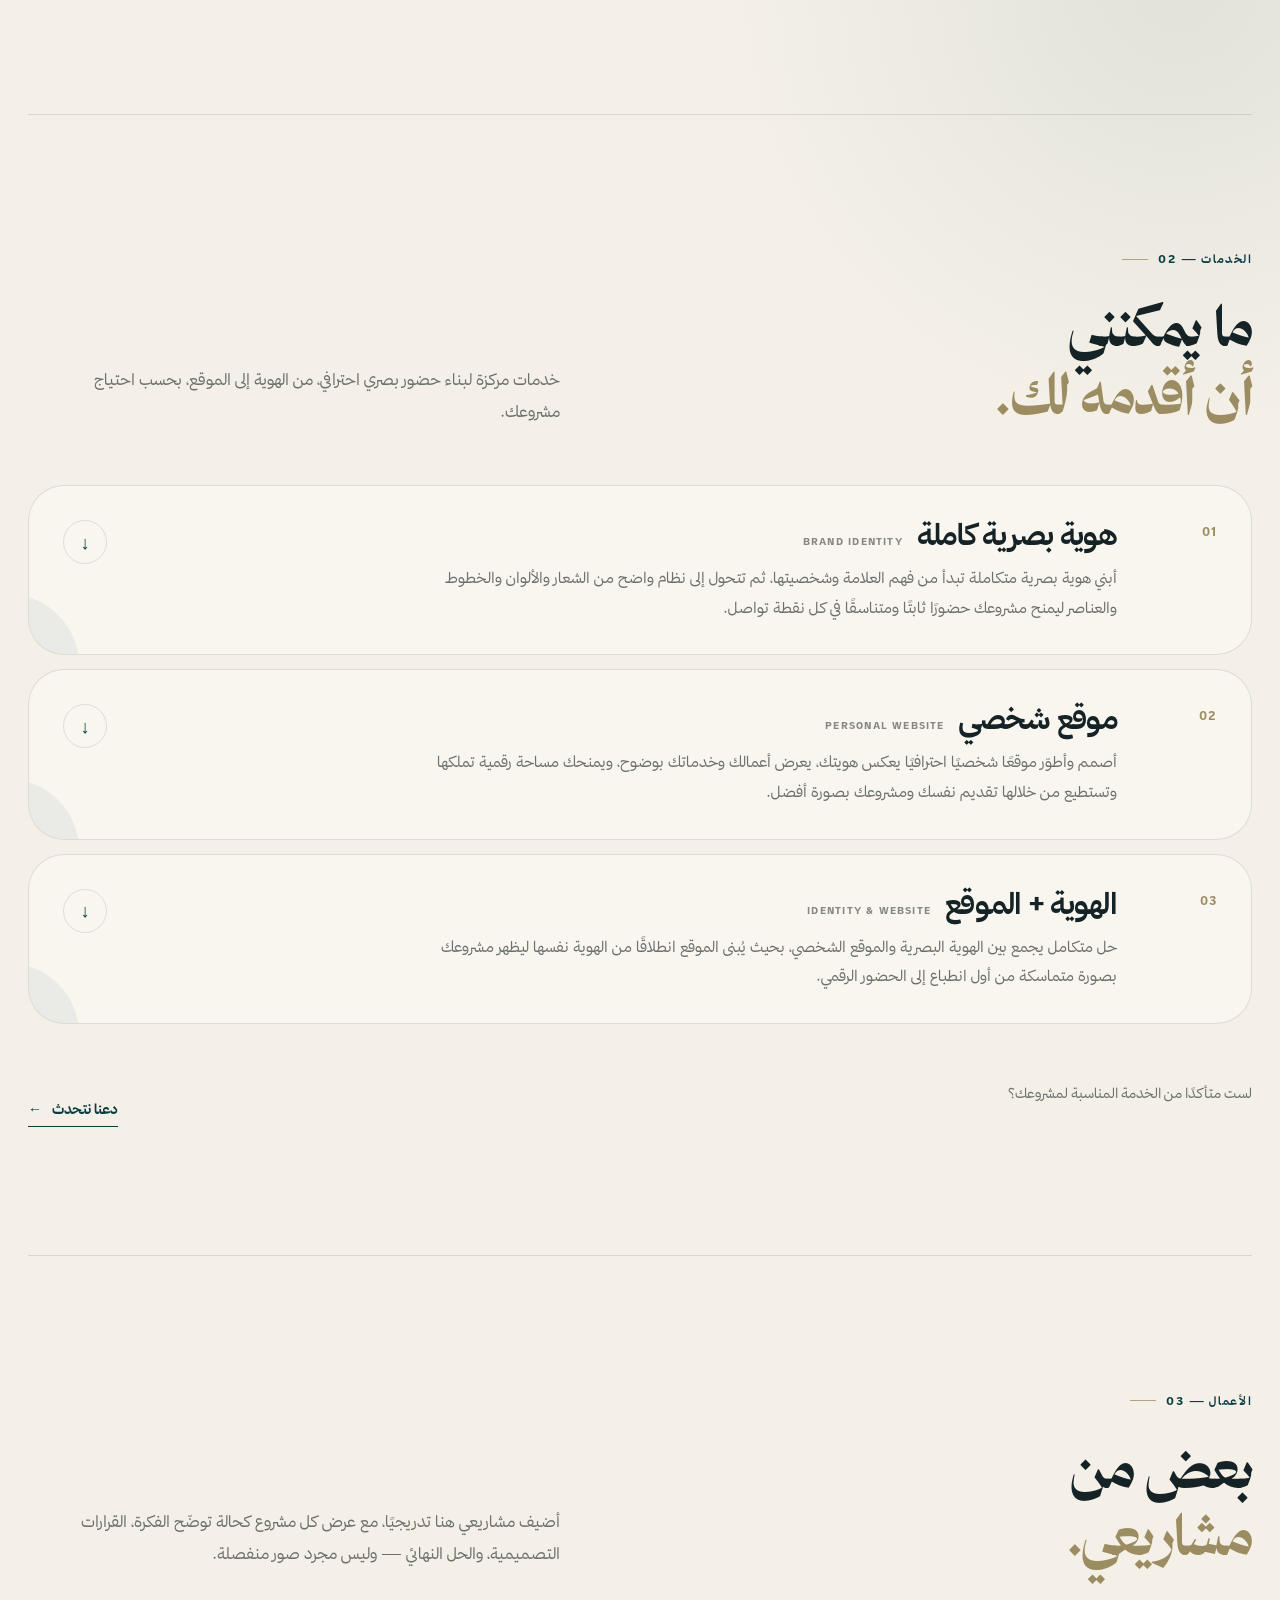
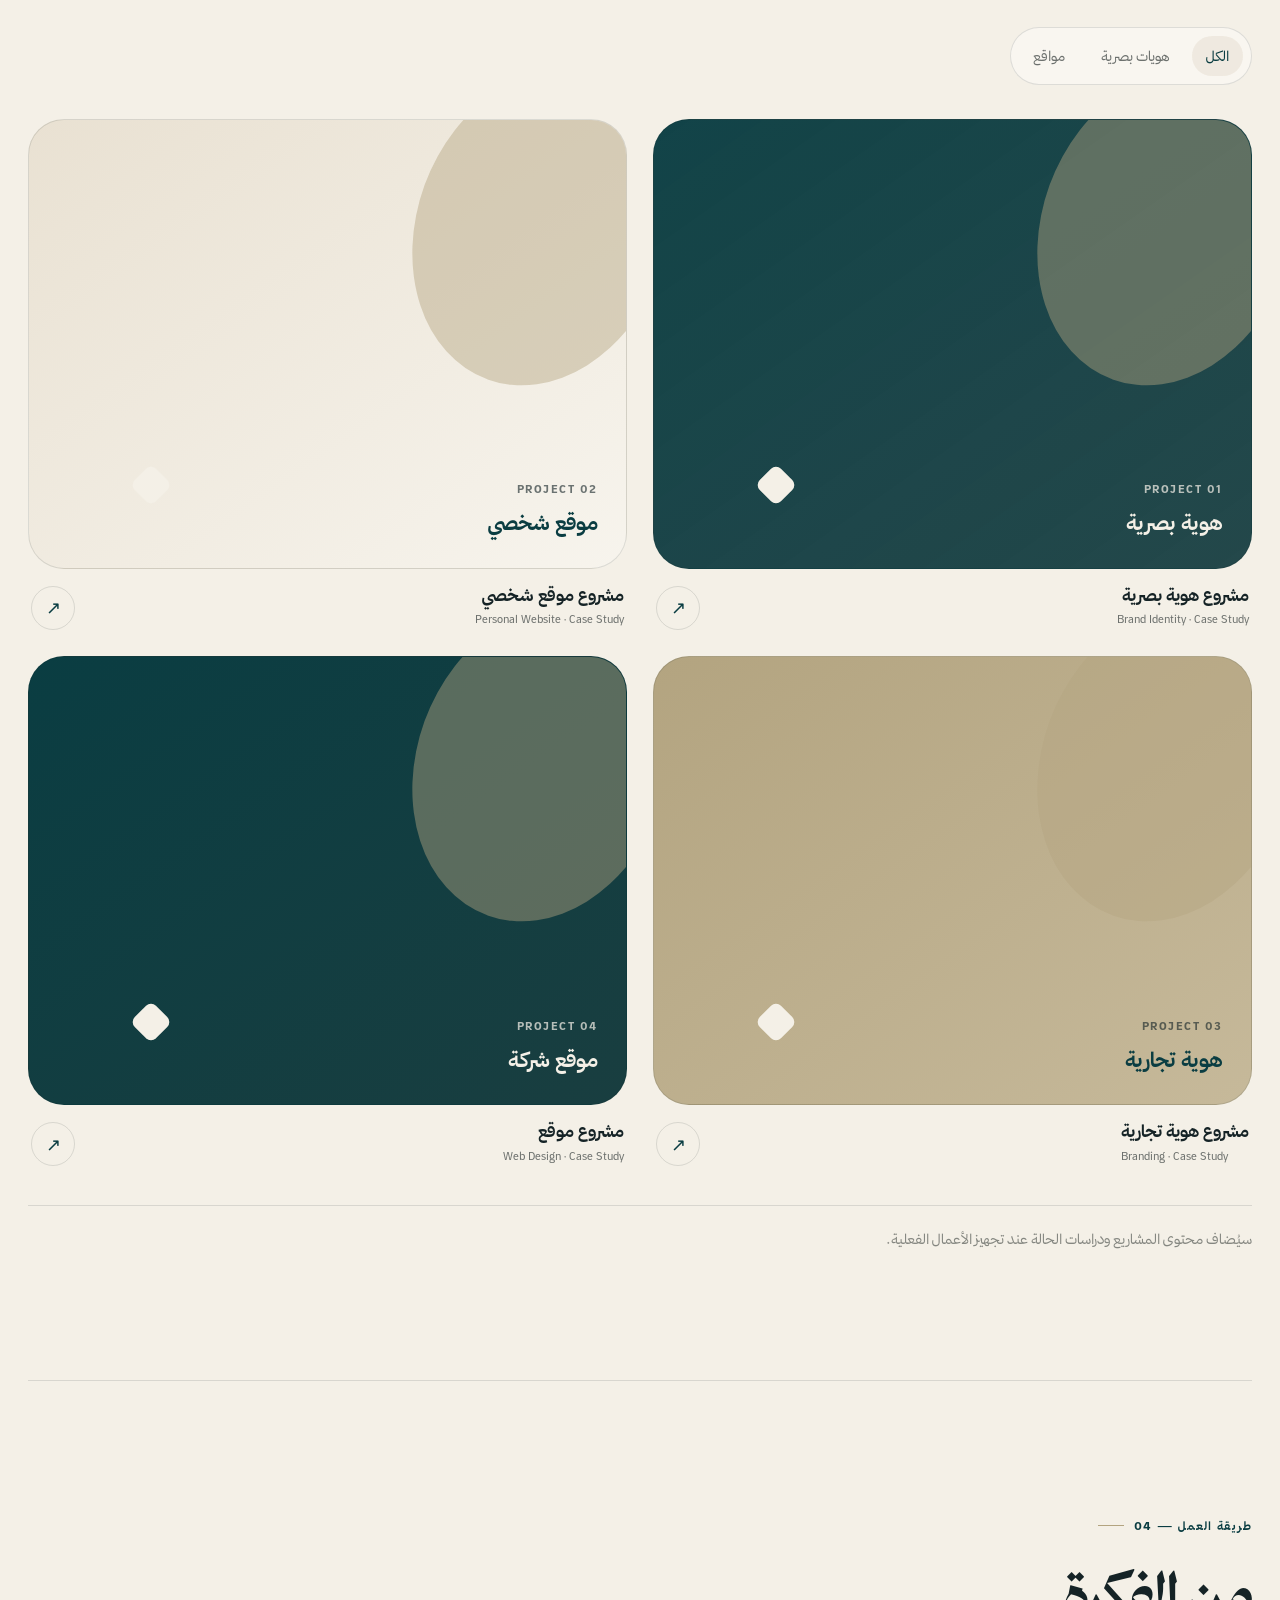
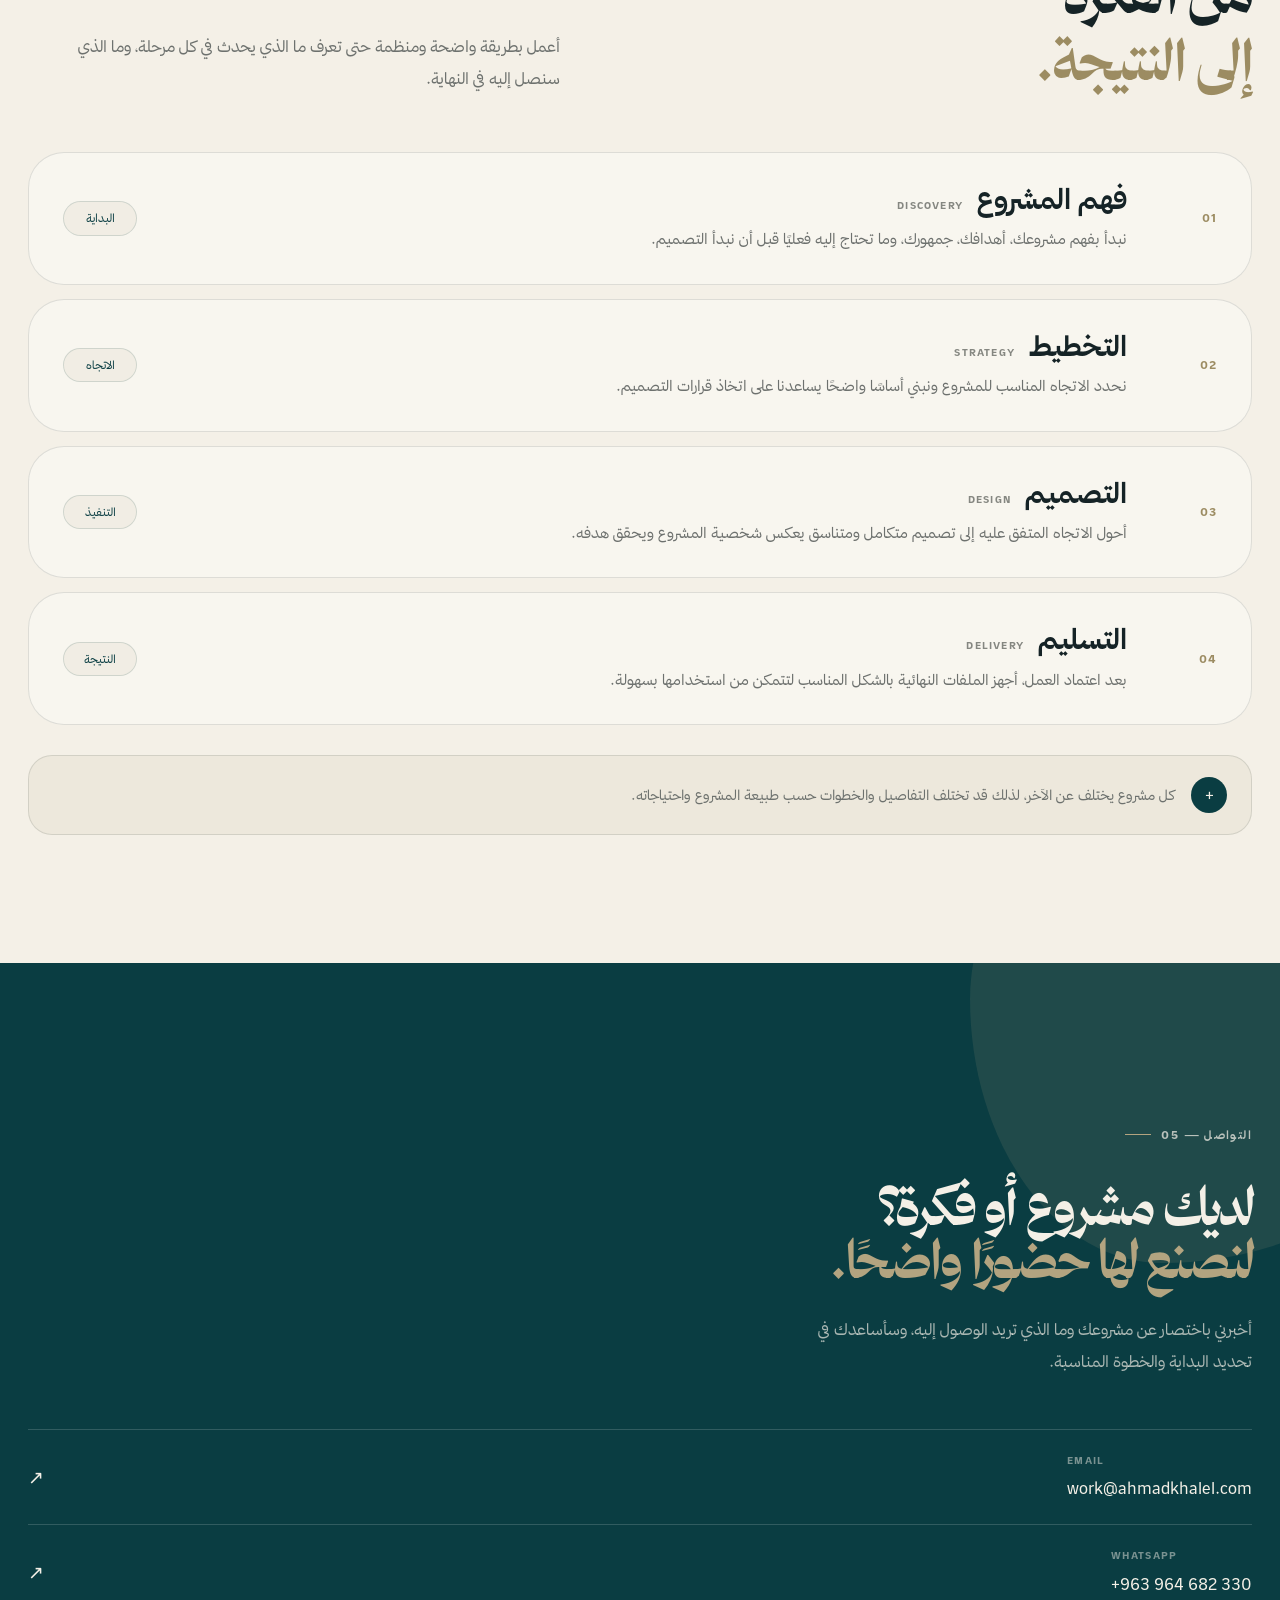
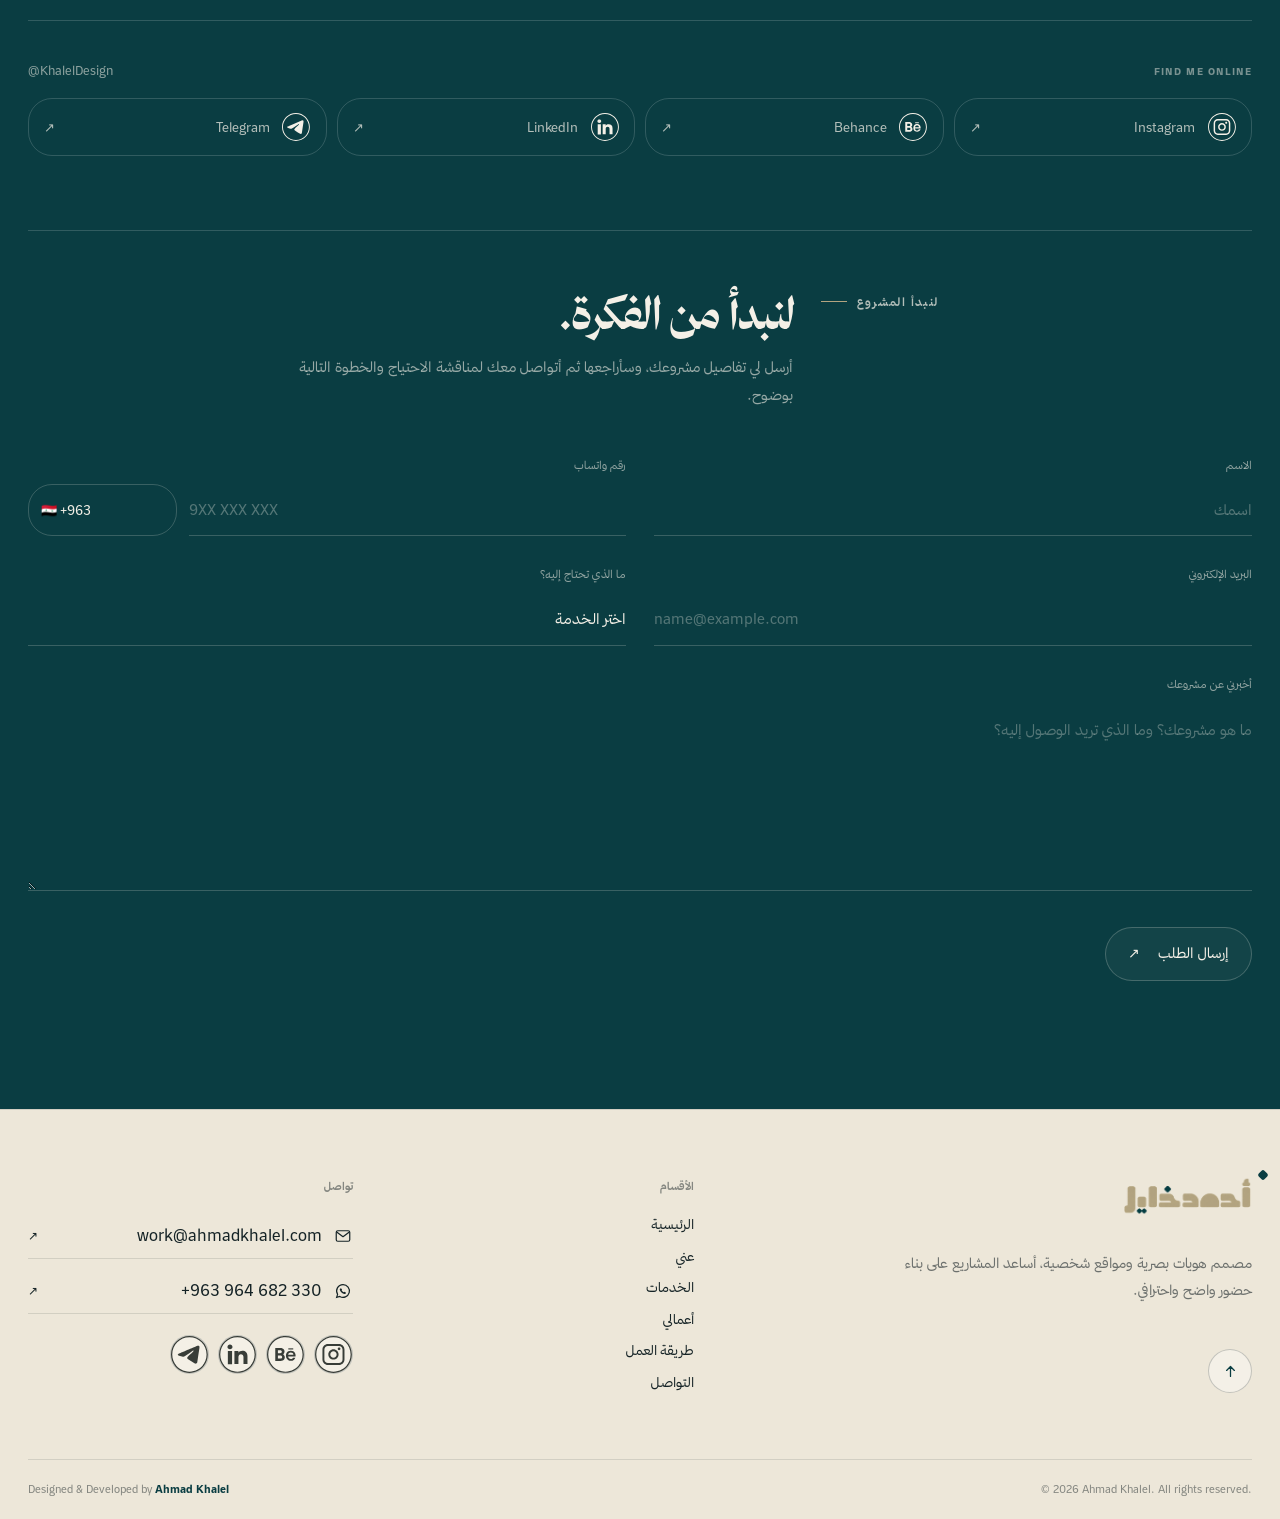
<file: form-website/index.html>
<!DOCTYPE html>
<html lang="ar" dir="rtl">
<head>
<meta charset="UTF-8"><meta name="viewport" content="width=device-width, initial-scale=1.0">
<meta name="robots" content="noindex, nofollow">
<title>معلومات الموقع للعميل | أحمد خليل</title>
<link rel="icon" type="image/png" href="../assets/images/ahmad-icon.png">
<link rel="stylesheet" href="../css/variables.css"><link rel="stylesheet" href="../css/reset.css"><link rel="stylesheet" href="../css/background.css"><link rel="stylesheet" href="../css/base.css"><link rel="stylesheet" href="../css/components.css"><link rel="stylesheet" href="../css/sections.css"><link rel="stylesheet" href="../css/responsive.css"><link rel="stylesheet" href="../css/forms.css">

<script src="../js/private-form.js"></script>
</head>
<body class="site-body">
<main class="form-page"><div class="container form-page-shell">
<header class="form-page-head"><p class="section-label">WEBSITE — FORM</p><h1 class="form-page-title">معلومات <span>موقعك.</span></h1><p class="form-page-intro">هذه الصفحة خاصة بمرحلة جمع معلومات الموقع الشخصي بعد الاتفاق على المشروع. أجب عن الأسئلة التالية بتفصيل يساعدني على فهم الهدف والمحتوى والاتجاه المناسب للموقع.</p></header>
<section class="form-card">
<form class="form-page-form website-questionnaire" id="website-form" action="#" method="POST">
<div class="form-verification" id="form-verification"><div class="form-verification-head"><p class="form-verification-label">01 — VERIFICATION</p><h2>تأكيد بياناتك.</h2><p>أدخل رقم WhatsApp الذي تم التواصل معك من خلاله. يجب أن يطابق الرقم المرتبط بالرابط الخاص الذي وصلك.</p></div><div class="form-verification-row"><label for="verify-whatsapp-number">رقم WhatsApp</label><input id="verify-whatsapp-number" type="tel" inputmode="tel" dir="ltr" placeholder="+963 ..." autocomplete="tel"><button type="button" id="verify-whatsapp">التحقق والمتابعة ↗</button></div><div id="verify-message" class="page-message" hidden></div></div>
<input type="hidden" name="token" id="form-token"><input type="hidden" name="client-id" id="verified-client-id"><input type="hidden" name="project-id" id="verified-project-id">
<div id="website-fields" hidden>
<div class="form-page-field full"><label for="q1">1. ما الهدف الرئيسي من الموقع؟ وماذا تريد أن يحقق للزائر أو لك؟</label><textarea id="q1" name="q1" required></textarea></div>
<div class="form-page-field full"><label for="q2">2. من هو الجمهور المستهدف للموقع؟ ومن تريد أن يصل إليه أولًا؟</label><textarea id="q2" name="q2" required></textarea></div>
<div class="form-page-field full"><label for="q3">3. ما المعلومات أو الخدمات الأساسية التي تريد عرضها في الموقع؟</label><textarea id="q3" name="q3" required></textarea></div>
<div class="form-page-field full"><label for="q4">4. ما الصفحات أو الأقسام التي تتوقع وجودها في الموقع؟</label><textarea id="q4" name="q4" placeholder="مثال: الرئيسية، عني، الخدمات، الأعمال، تواصل..."></textarea></div>
<div class="form-page-field full"><label for="q5">5. هل لديك محتوى جاهز للموقع؟ (نبذة، نصوص، صور، أعمال، روابط، شهادات...)</label><textarea id="q5" name="q5"></textarea></div>
<div class="form-page-field full"><label for="q6">6. هل توجد معلومات أو صفحات أو أقسام لا تريد إضافتها للموقع؟</label><textarea id="q6" name="q6"></textarea></div>
<div class="form-page-field full"><label for="q7">7. ما اللغات التي تريد استخدامها في الموقع؟ وهل تريد الموقع ثنائي اللغة؟</label><textarea id="q7" name="q7" required></textarea></div>
<div class="form-page-field full"><label for="q8">8. ما الانطباع الذي تريد أن يتركه الموقع عنك؟ صف الإحساس أو الشخصية التي تريدها.</label><textarea id="q8" name="q8" required></textarea></div>
<div class="form-page-field full"><label for="q9">9. هل لديك مواقع أعجبتك أو تريد الاستفادة منها كمرجع؟ أرسل الروابط واذكر ما أعجبك في كل موقع.</label><textarea id="q9" name="q9"></textarea></div>
<div class="form-page-field full"><label for="q10">10. هل هناك مواقع أو أساليب لا تعجبك؟ أرسل الروابط أو صف ما تريد تجنبه.</label><textarea id="q10" name="q10"></textarea></div>
<div class="form-page-field full"><label for="q11">11. هل لديك هوية بصرية معتمدة أو ألوان وخطوط يجب الالتزام بها؟</label><textarea id="q11" name="q11"></textarea></div>
<div class="form-page-field full"><label for="q12">12. ما الأعمال أو المشاريع أو الإنجازات التي تريد إبرازها في الموقع؟ وكيف تفضل ترتيبها أو عرضها؟</label><textarea id="q12" name="q12"></textarea></div>
<div class="form-page-field full"><label for="q13">13. ما طرق التواصل أو الروابط التي تريد أن تكون واضحة للزائر؟</label><textarea id="q13" name="q13" placeholder="مثال: WhatsApp، Email، Instagram، LinkedIn، Behance..."></textarea></div>
<div class="form-page-field full"><label for="q14">14. هل تحتاج إلى وظائف أو تفاعلات محددة داخل الموقع؟</label><textarea id="q14" name="q14" placeholder="مثال: نموذج تواصل، روابط خارجية، معرض أعمال، مشاركة، تبديل لغة، حركات بسيطة..."></textarea></div>
<div class="form-page-field full"><label for="q15">15. هل لديك دومين أو موقع حالي نحتاج إلى الاعتماد عليه أو تطويره؟ أرسل الرابط إن وجد.</label><textarea id="q15" name="q15"></textarea></div>
<div class="form-page-field full"><label for="q16">16. هل هناك أي متطلبات أو ملاحظات أو تفاصيل إضافية يجب أن أعرفها قبل بدء تصميم الموقع؟</label><textarea id="q16" name="q16"></textarea></div>
<div class="form-page-field"><label for="website-name">اسم العميل / صاحب الموقع</label><input id="website-name" name="client-name" type="text" required></div>
<div class="form-page-field"><label for="website-whatsapp">رقم WhatsApp</label><input id="website-whatsapp" name="whatsapp" type="tel" inputmode="tel" dir="ltr" placeholder="+963 ..." required readonly></div>
</div>
<div class="form-page-submit"><span class="form-page-note">هذا النموذج خاص ويُرسل لك عبر الرابط المباشر بعد الاجتماع.</span><button type="submit">إرسال النموذج ↗</button></div>
</form><div id="form-message" class="page-message" hidden></div></section>
<a class="form-page-back" href="../">← العودة إلى الموقع</a></div></main>
<script src="../js/form-config.js"></script><script src="../js/form-schema.js"></script><script src="../js/form-guard.js"></script><script src="../js/website-form.js"></script></body></html>
</file>
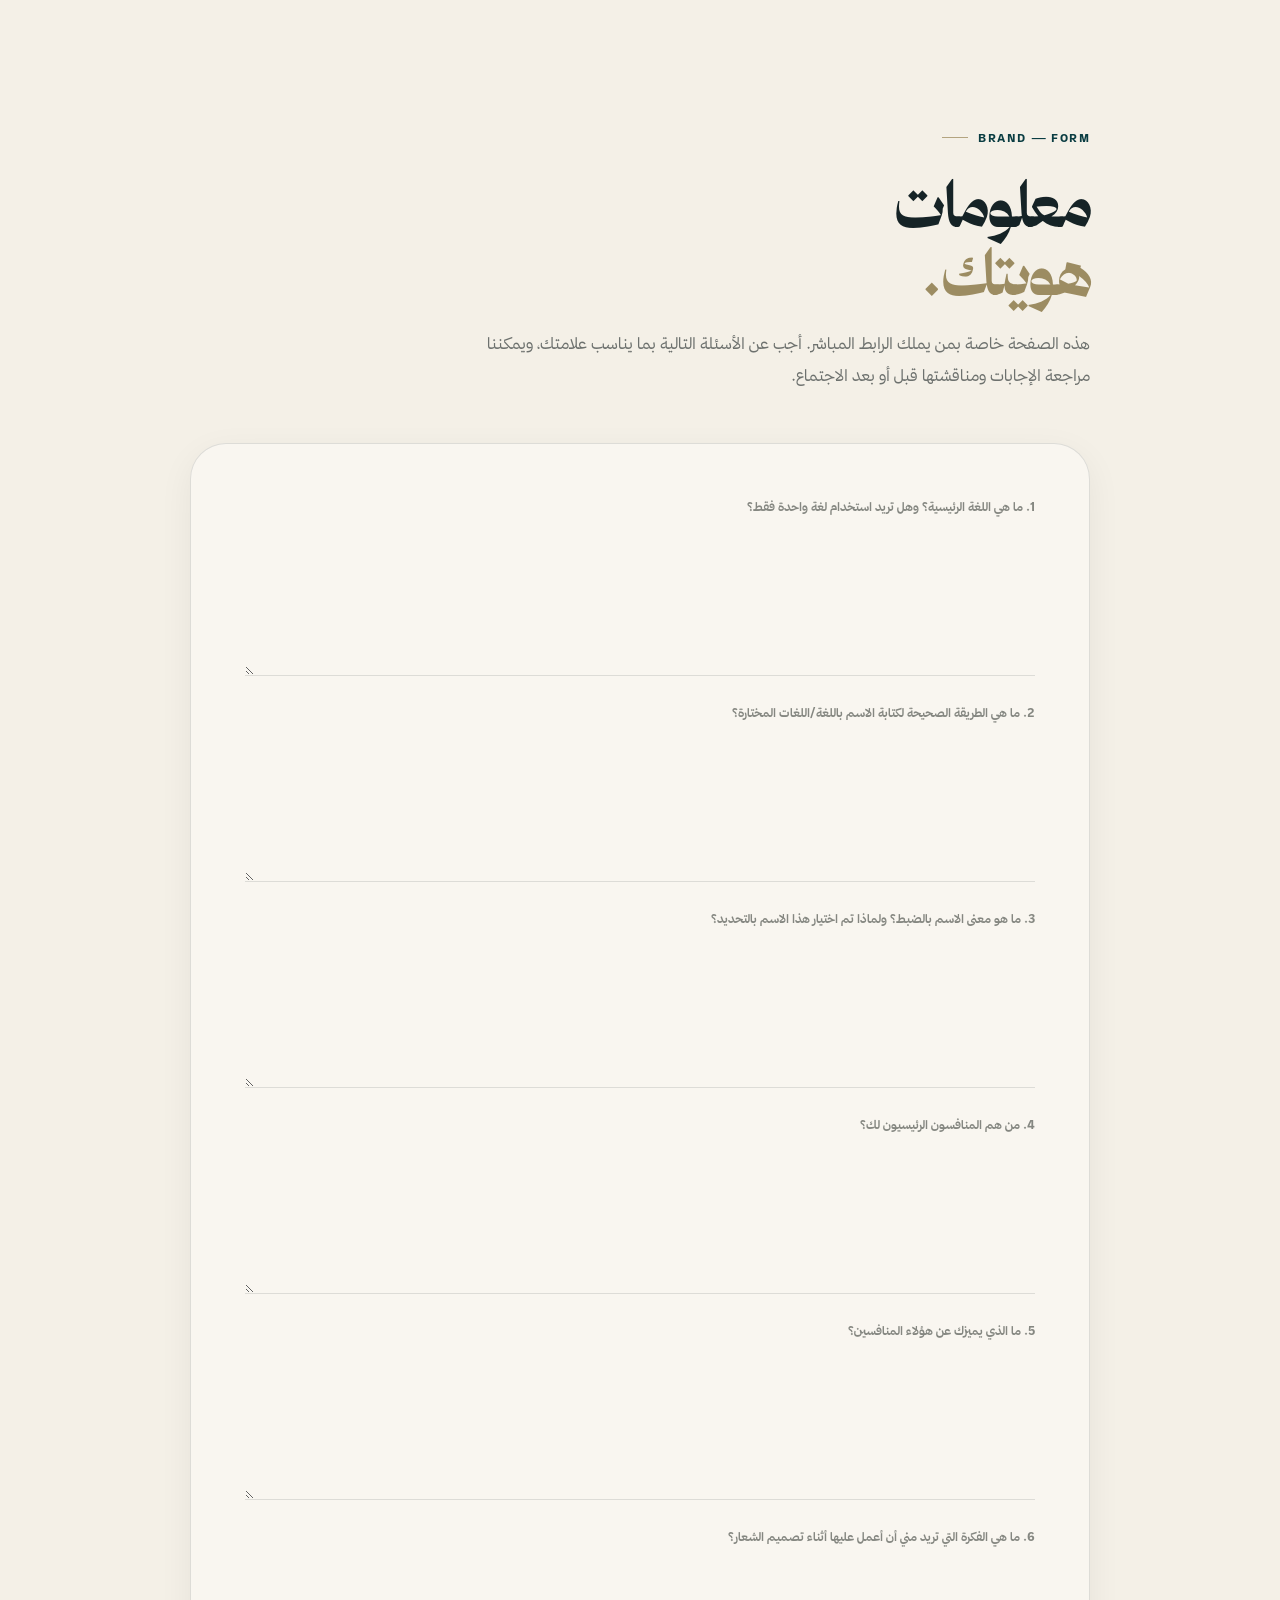
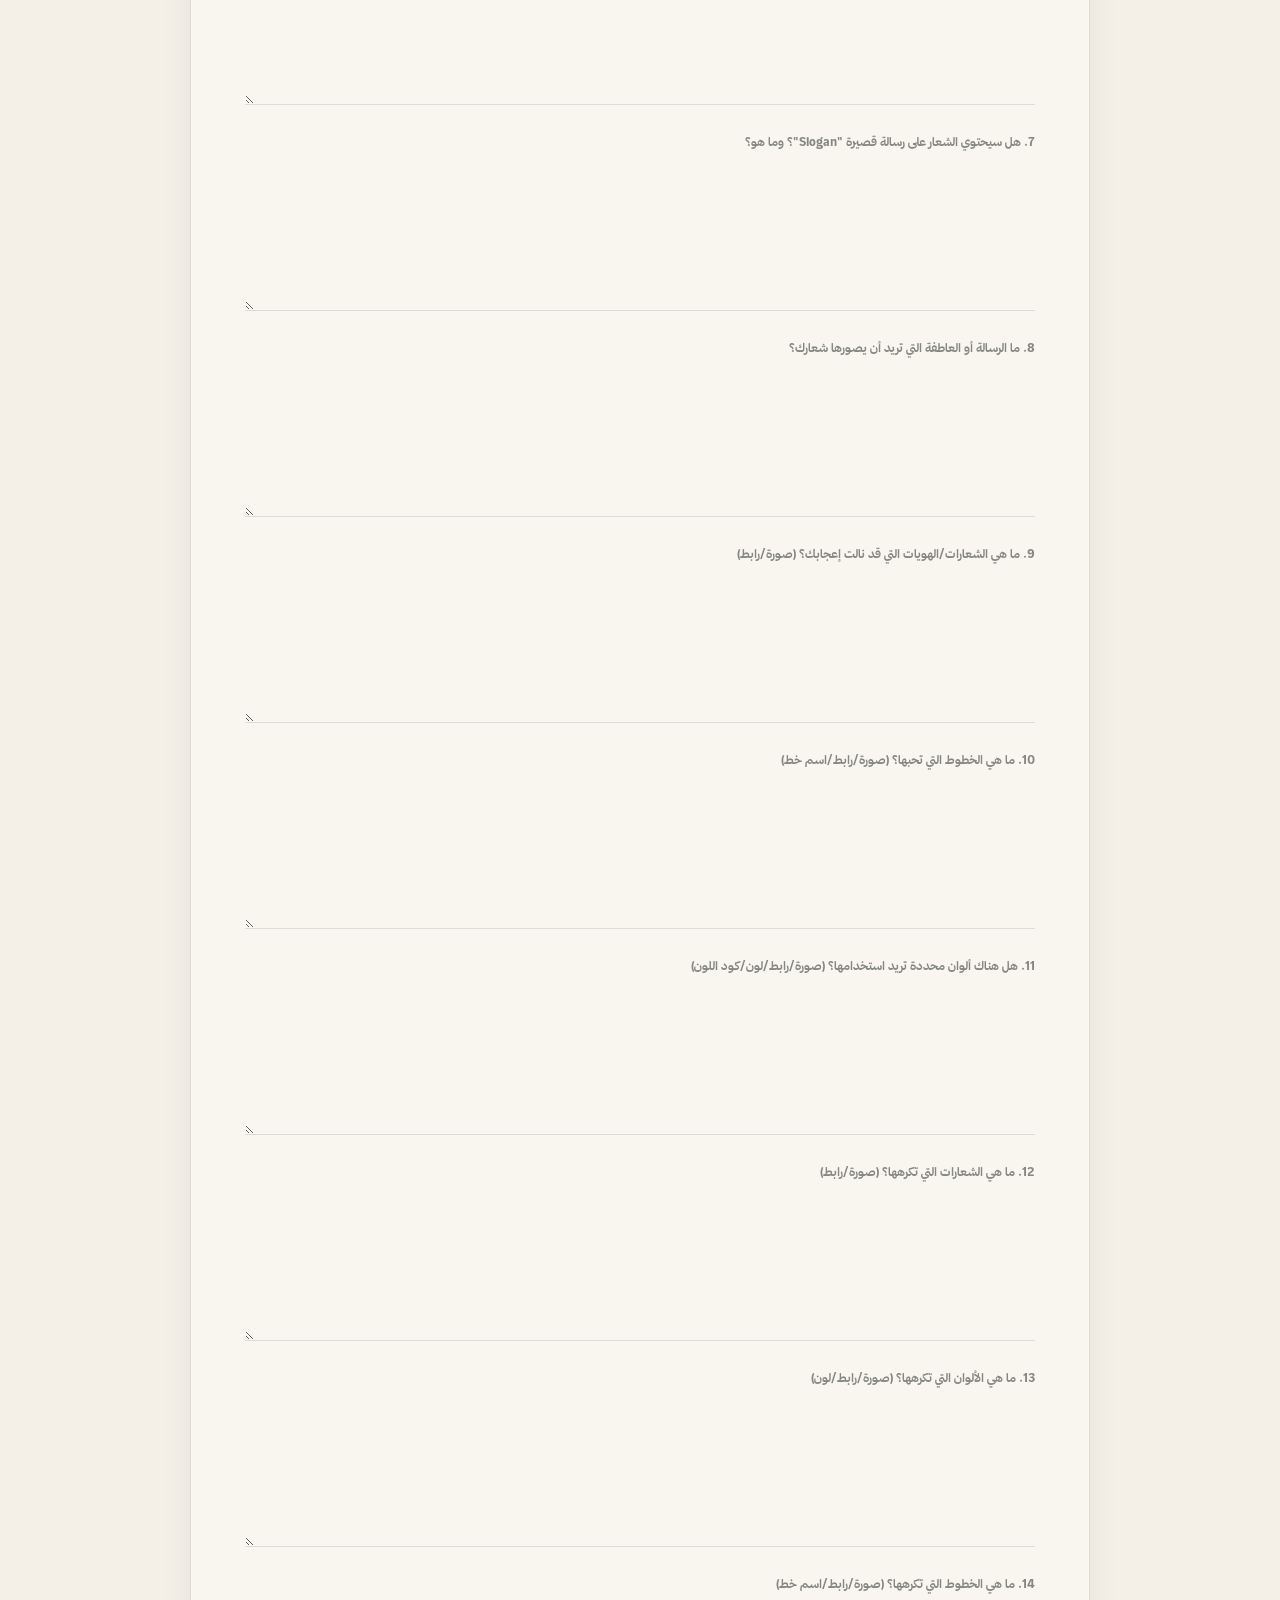
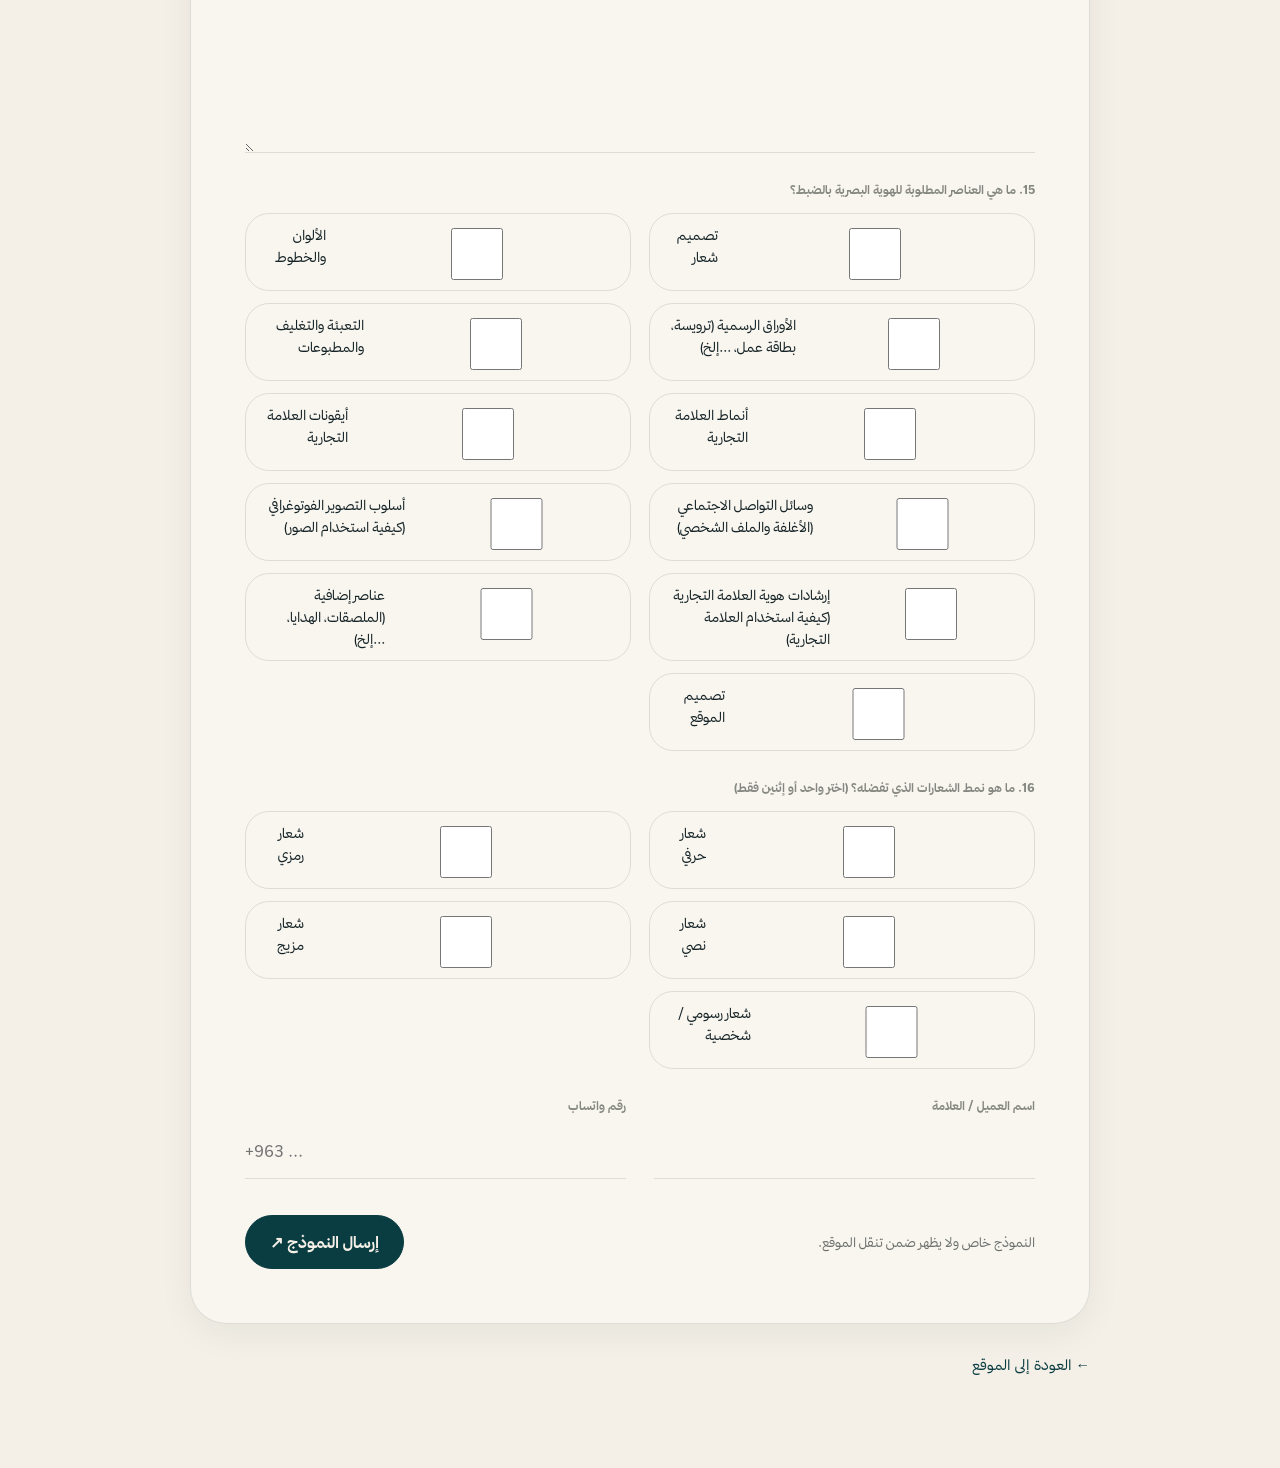
<file: form/index.html>
<!DOCTYPE html>
<html lang="ar" dir="rtl">
<head>
<meta charset="UTF-8"><meta name="viewport" content="width=device-width, initial-scale=1.0">
<meta name="robots" content="noindex, nofollow">
<title>معلومات الهوية للعميل | أحمد خليل</title>
<link rel="icon" type="image/png" href="../assets/images/ahmad-icon.png">
<link rel="stylesheet" href="../css/variables.css"><link rel="stylesheet" href="../css/reset.css"><link rel="stylesheet" href="../css/background.css"><link rel="stylesheet" href="../css/base.css"><link rel="stylesheet" href="../css/components.css"><link rel="stylesheet" href="../css/sections.css"><link rel="stylesheet" href="../css/responsive.css"><link rel="stylesheet" href="../css/forms.css">
</head>
<body class="site-body">
<main class="form-page"><div class="container form-page-shell">
<header class="form-page-head"><p class="section-label">BRAND — FORM</p><h1 class="form-page-title">معلومات <span>هويتك.</span></h1><p class="form-page-intro">هذه الصفحة خاصة بمن يملك الرابط المباشر. أجب عن الأسئلة التالية بما يناسب علامتك، ويمكننا مراجعة الإجابات ومناقشتها قبل أو بعد الاجتماع.</p></header>
<section class="form-card">
<form class="form-page-form brand-questionnaire" id="brand-form" action="https://api.web3forms.com/submit" method="POST">
<input type="hidden" name="access_key" value="fae80777-5bb6-4044-beb2-d2f0d09874c3"><input type="hidden" name="subject" value="معلومات هوية عميل — Ahmad Khalel"><input type="hidden" name="from_name" value="Ahmad Khalel Brand Questionnaire">
<div class="form-page-field full"><label for="q1">1. ما هي اللغة الرئيسية؟ وهل تريد استخدام لغة واحدة فقط؟</label><textarea id="q1" name="q1" required></textarea></div>
<div class="form-page-field full"><label for="q2">2. ما هي الطريقة الصحيحة لكتابة الاسم باللغة/اللغات المختارة؟</label><textarea id="q2" name="q2"></textarea></div>
<div class="form-page-field full"><label for="q3">3. ما هو معنى الاسم بالضبط؟ ولماذا تم اختيار هذا الاسم بالتحديد؟</label><textarea id="q3" name="q3"></textarea></div>
<div class="form-page-field full"><label for="q4">4. من هم المنافسون الرئيسيون لك؟</label><textarea id="q4" name="q4"></textarea></div>
<div class="form-page-field full"><label for="q5">5. ما الذي يميزك عن هؤلاء المنافسين؟</label><textarea id="q5" name="q5"></textarea></div>
<div class="form-page-field full"><label for="q6">6. ما هي الفكرة التي تريد مني أن أعمل عليها أثناء تصميم الشعار؟</label><textarea id="q6" name="q6"></textarea></div>
<div class="form-page-field full"><label for="q7">7. هل سيحتوي الشعار على رسالة قصيرة "Slogan"؟ وما هو؟</label><textarea id="q7" name="q7"></textarea></div>
<div class="form-page-field full"><label for="q8">8. ما الرسالة أو العاطفة التي تريد أن يصورها شعارك؟</label><textarea id="q8" name="q8"></textarea></div>
<div class="form-page-field full"><label for="q9">9. ما هي الشعارات/الهويات التي قد نالت إعجابك؟ (صورة/رابط)</label><textarea id="q9" name="q9"></textarea></div>
<div class="form-page-field full"><label for="q10">10. ما هي الخطوط التي تحبها؟ (صورة/رابط/اسم خط)</label><textarea id="q10" name="q10"></textarea></div>
<div class="form-page-field full"><label for="q11">11. هل هناك ألوان محددة تريد استخدامها؟ (صورة/رابط/لون/كود اللون)</label><textarea id="q11" name="q11"></textarea></div>
<div class="form-page-field full"><label for="q12">12. ما هي الشعارات التي تكرهها؟ (صورة/رابط)</label><textarea id="q12" name="q12"></textarea></div>
<div class="form-page-field full"><label for="q13">13. ما هي الألوان التي تكرهها؟ (صورة/رابط/لون)</label><textarea id="q13" name="q13"></textarea></div>
<div class="form-page-field full"><label for="q14">14. ما هي الخطوط التي تكرهها؟ (صورة/رابط/اسم خط)</label><textarea id="q14" name="q14"></textarea></div>
<div class="form-page-field full"><label>15. ما هي العناصر المطلوبة للهوية البصرية بالضبط؟</label><div class="form-checks">
<label><input type="checkbox" name="elements[]" value="تصميم شعار"> تصميم شعار</label><label><input type="checkbox" name="elements[]" value="الألوان والخطوط"> الألوان والخطوط</label><label><input type="checkbox" name="elements[]" value="الأوراق الرسمية"> الأوراق الرسمية (ترويسة، بطاقة عمل، ...إلخ)</label><label><input type="checkbox" name="elements[]" value="التعبئة والتغليف والمطبوعات"> التعبئة والتغليف والمطبوعات</label><label><input type="checkbox" name="elements[]" value="أنماط العلامة التجارية"> أنماط العلامة التجارية</label><label><input type="checkbox" name="elements[]" value="أيقونات العلامة التجارية"> أيقونات العلامة التجارية</label><label><input type="checkbox" name="elements[]" value="وسائل التواصل الاجتماعي"> وسائل التواصل الاجتماعي (الأغلفة والملف الشخصي)</label><label><input type="checkbox" name="elements[]" value="أسلوب التصوير الفوتوغرافي"> أسلوب التصوير الفوتوغرافي (كيفية استخدام الصور)</label><label><input type="checkbox" name="elements[]" value="إرشادات هوية العلامة التجارية"> إرشادات هوية العلامة التجارية (كيفية استخدام العلامة التجارية)</label><label><input type="checkbox" name="elements[]" value="عناصر إضافية"> عناصر إضافية (الملصقات، الهدايا، ...إلخ)</label><label><input type="checkbox" name="elements[]" value="تصميم الموقع"> تصميم الموقع</label></div></div>
<div class="form-page-field full"><label>16. ما هو نمط الشعارات الذي تفضله؟ (اختر واحد أو إثنين فقط)</label><div class="form-checks"><label><input type="checkbox" name="logo-style[]" value="شعار حرفي"> شعار حرفي</label><label><input type="checkbox" name="logo-style[]" value="شعار رمزي"> شعار رمزي</label><label><input type="checkbox" name="logo-style[]" value="شعار نصي"> شعار نصي</label><label><input type="checkbox" name="logo-style[]" value="شعار مزيج"> شعار مزيج</label><label><input type="checkbox" name="logo-style[]" value="شعار رسومي / شخصية"> شعار رسومي / شخصية</label></div></div>
<div class="form-page-field"><label for="brand-name">اسم العميل / العلامة</label><input id="brand-name" name="brand-name" type="text" required></div><div class="form-page-field"><label for="brand-whatsapp">رقم واتساب</label><input id="brand-whatsapp" name="whatsapp" type="tel" inputmode="tel" dir="ltr" placeholder="+963 ..." required></div>
<div class="form-page-submit"><span class="form-page-note">النموذج خاص ولا يظهر ضمن تنقل الموقع.</span><button type="submit">إرسال النموذج ↗</button></div>
</form><div id="form-message" class="page-message" hidden></div></section>
<a class="form-page-back" href="../">← العودة إلى الموقع</a></div></main>
<script>document.getElementById('brand-form').addEventListener('submit',async e=>{e.preventDefault();const f=e.currentTarget,m=document.getElementById('form-message');if(!f.checkValidity()){f.reportValidity();return;}try{const r=await fetch(f.action,{method:'POST',body:new FormData(f),headers:{Accept:'application/json'}});const j=await r.json().catch(()=>({}));if(!r.ok||j.success!==true)throw 0;f.reset();m.hidden=false;m.textContent='تم إرسال المعلومات بنجاح.';}catch{m.hidden=false;m.textContent='تعذر إرسال النموذج حاليًا. حاول مرة أخرى.';}});</script>
</body></html>
</file>
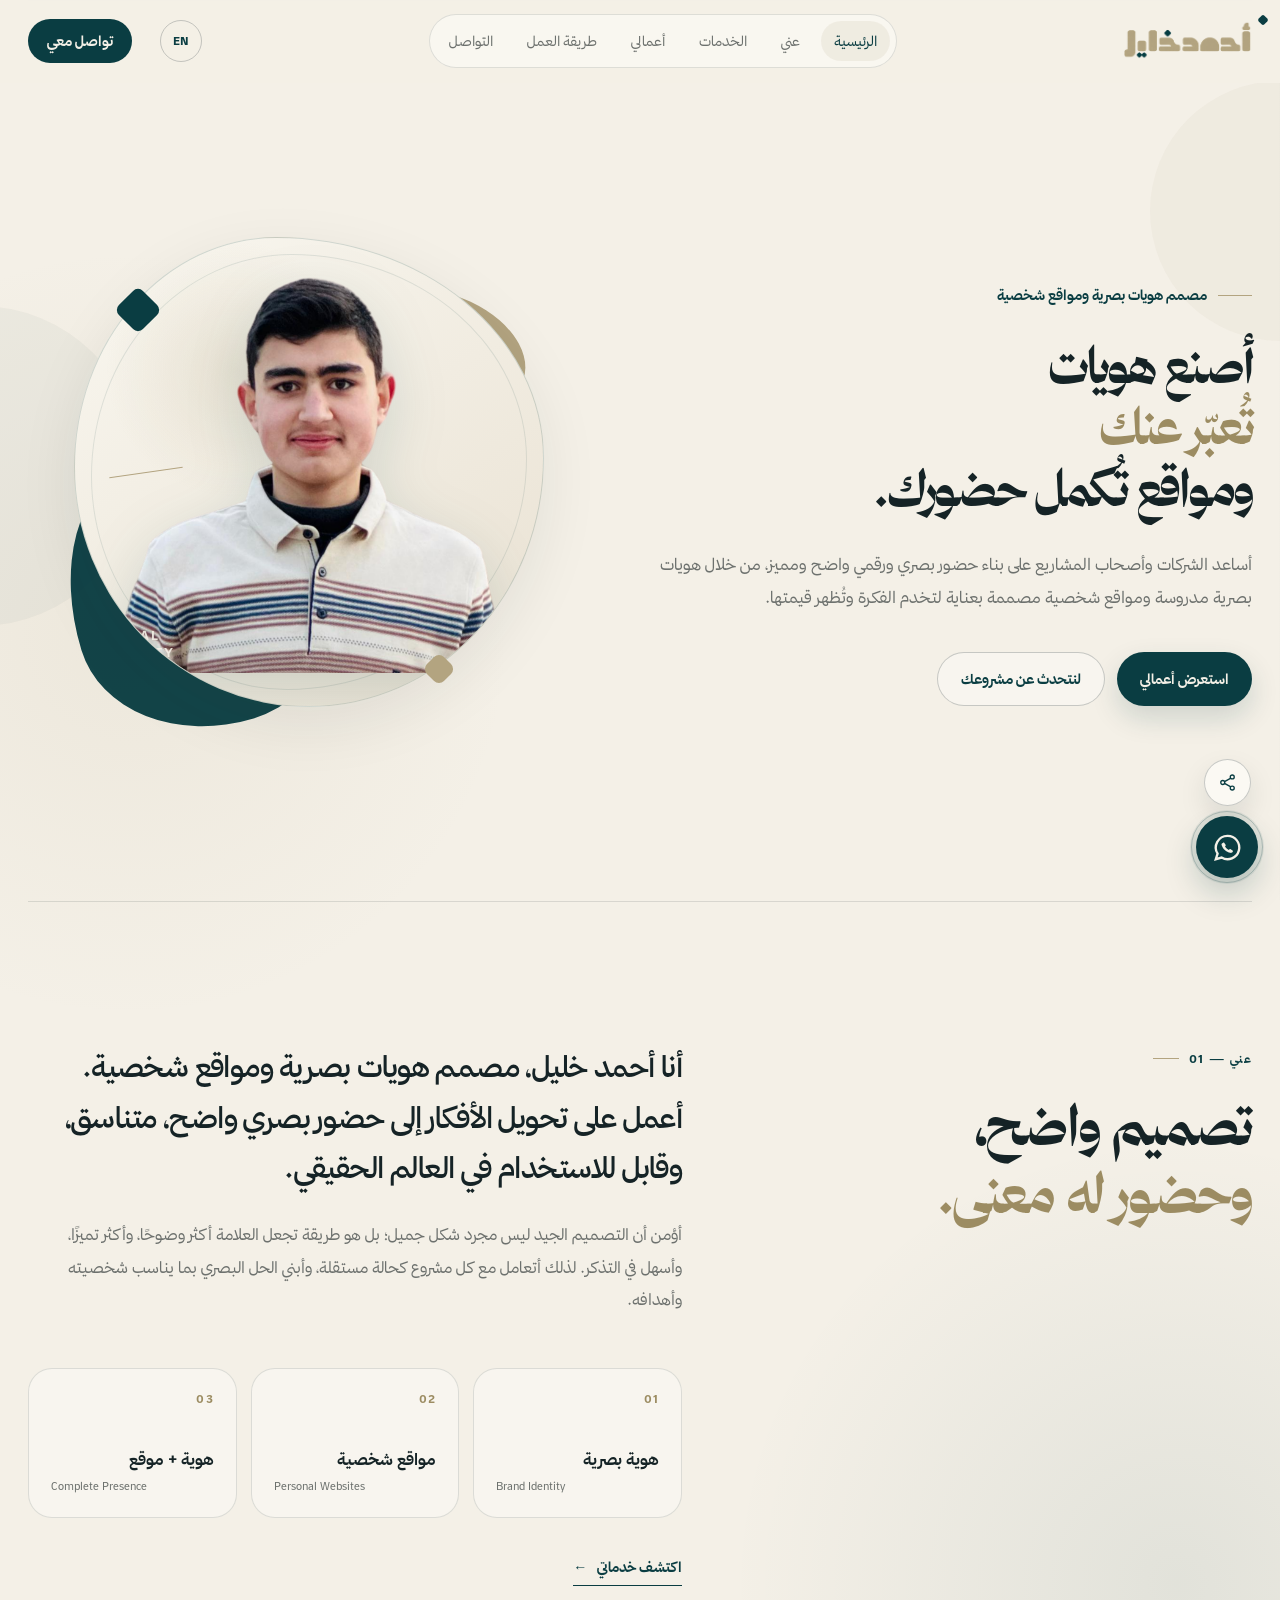
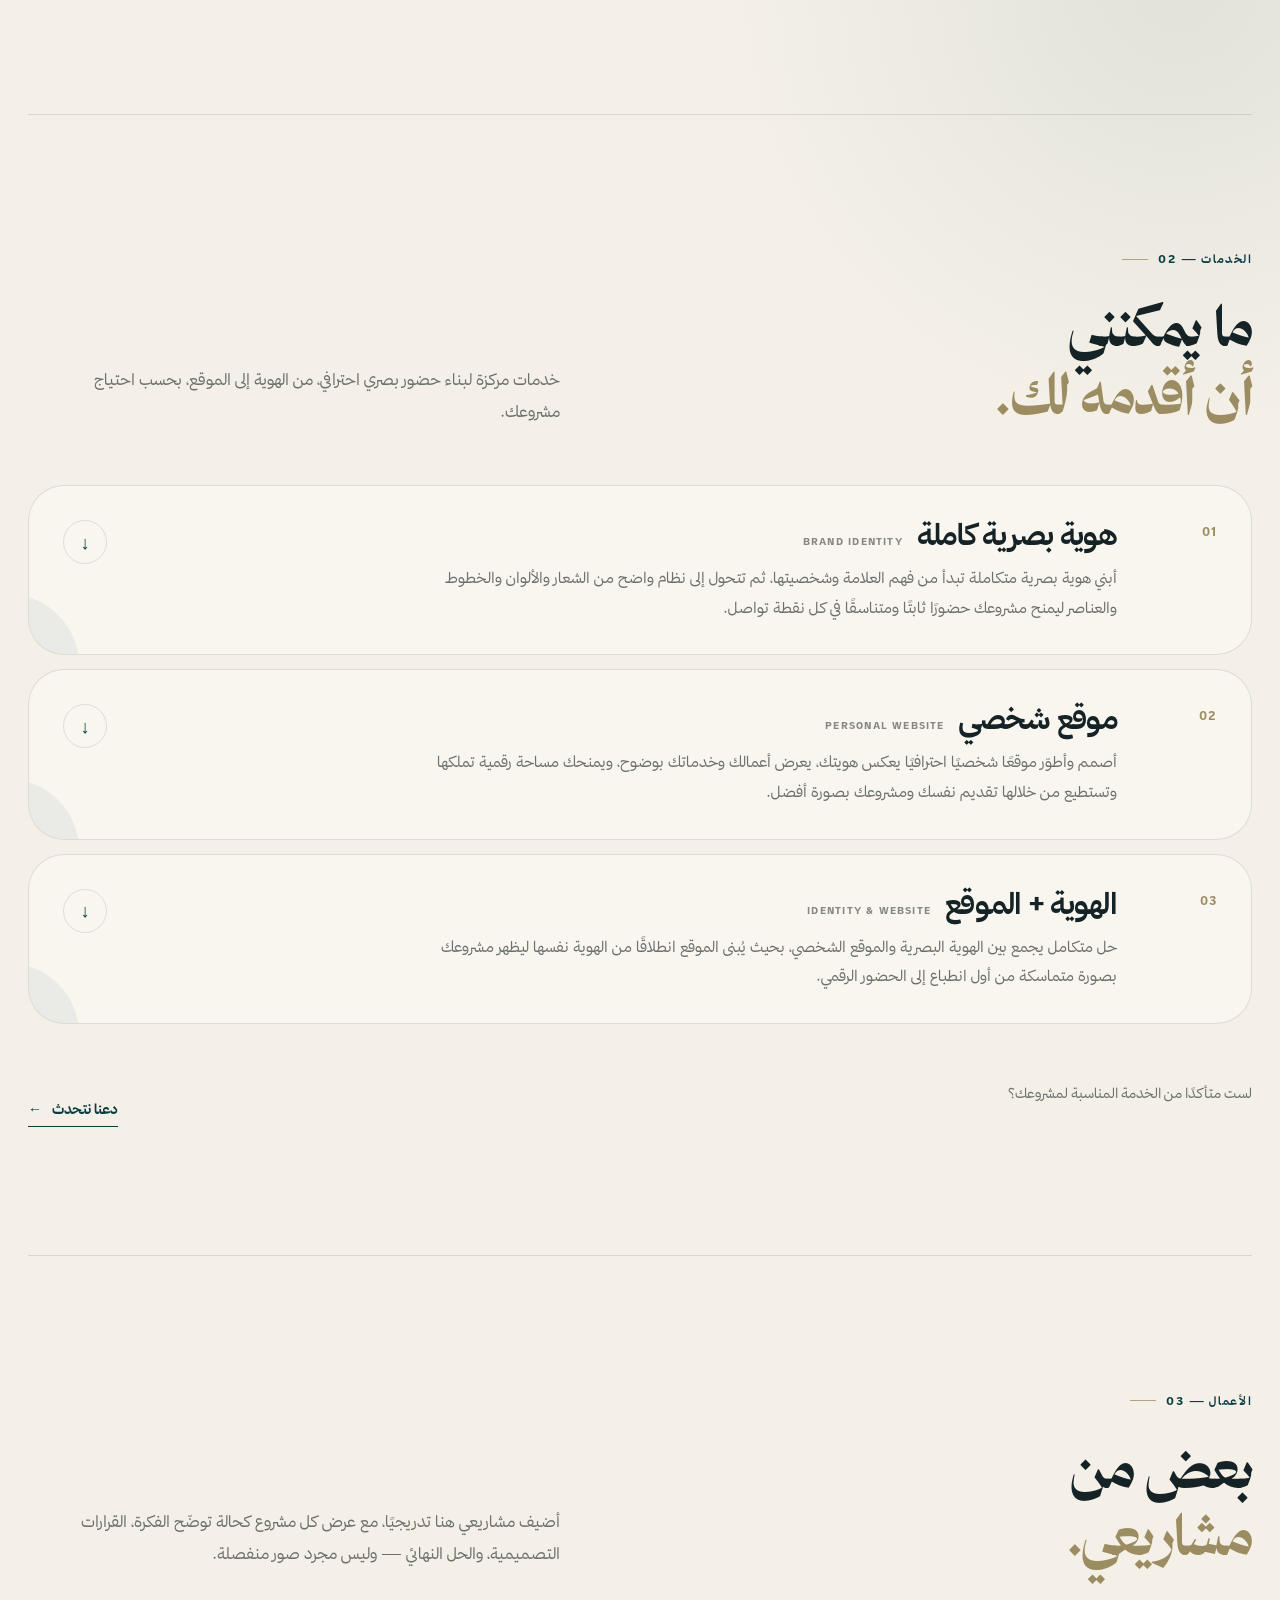
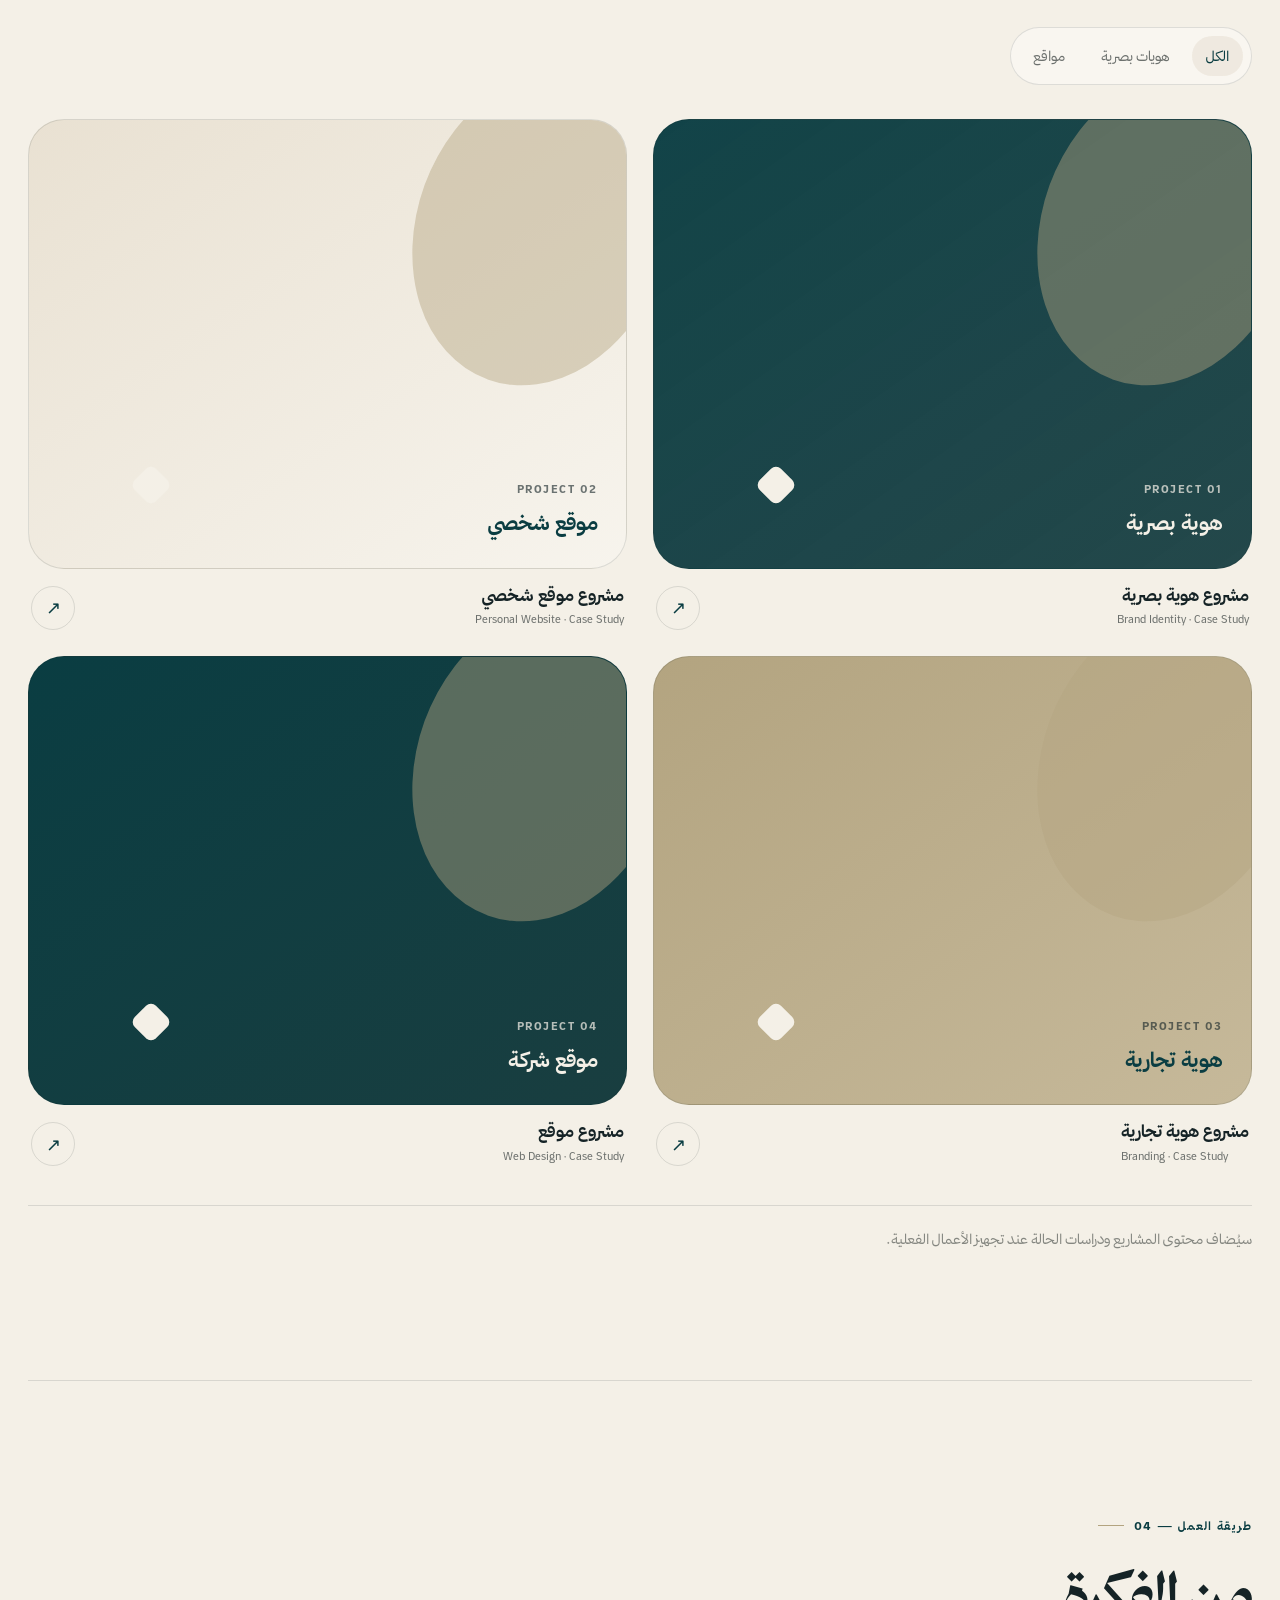
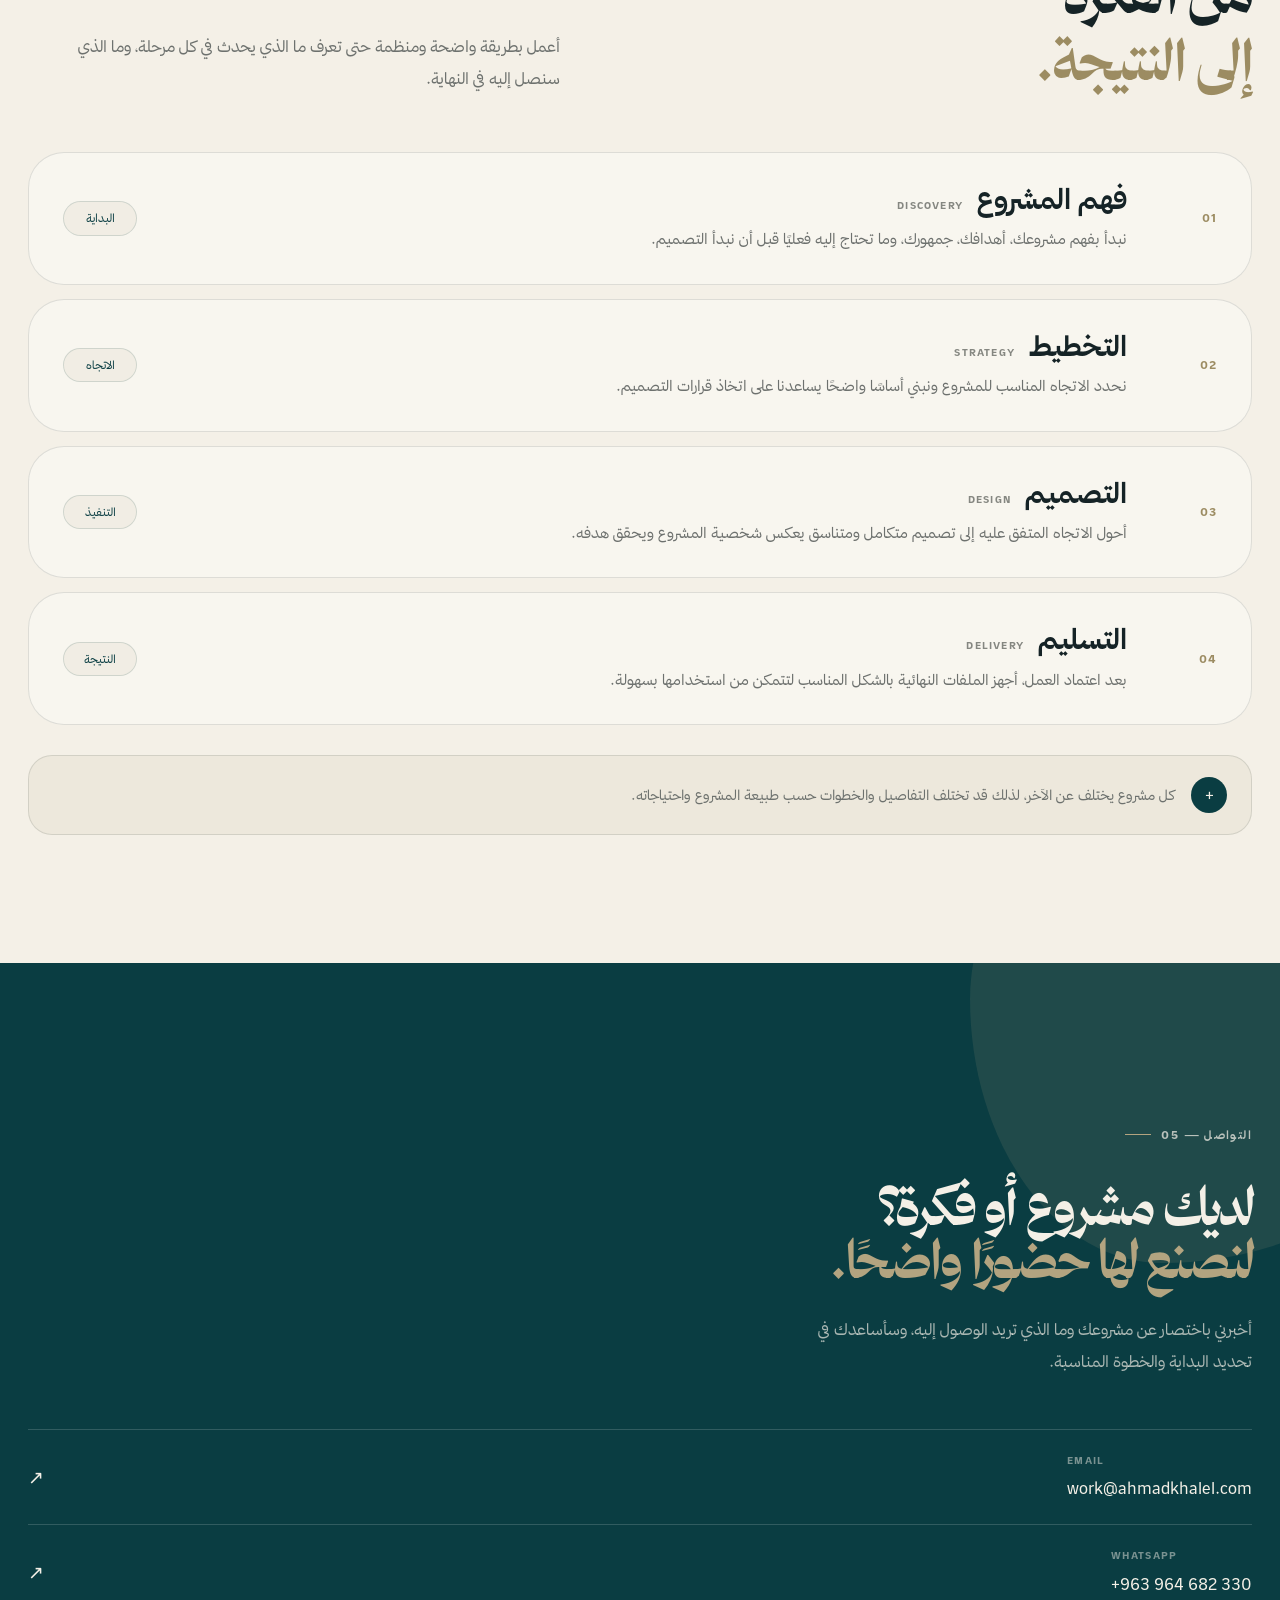
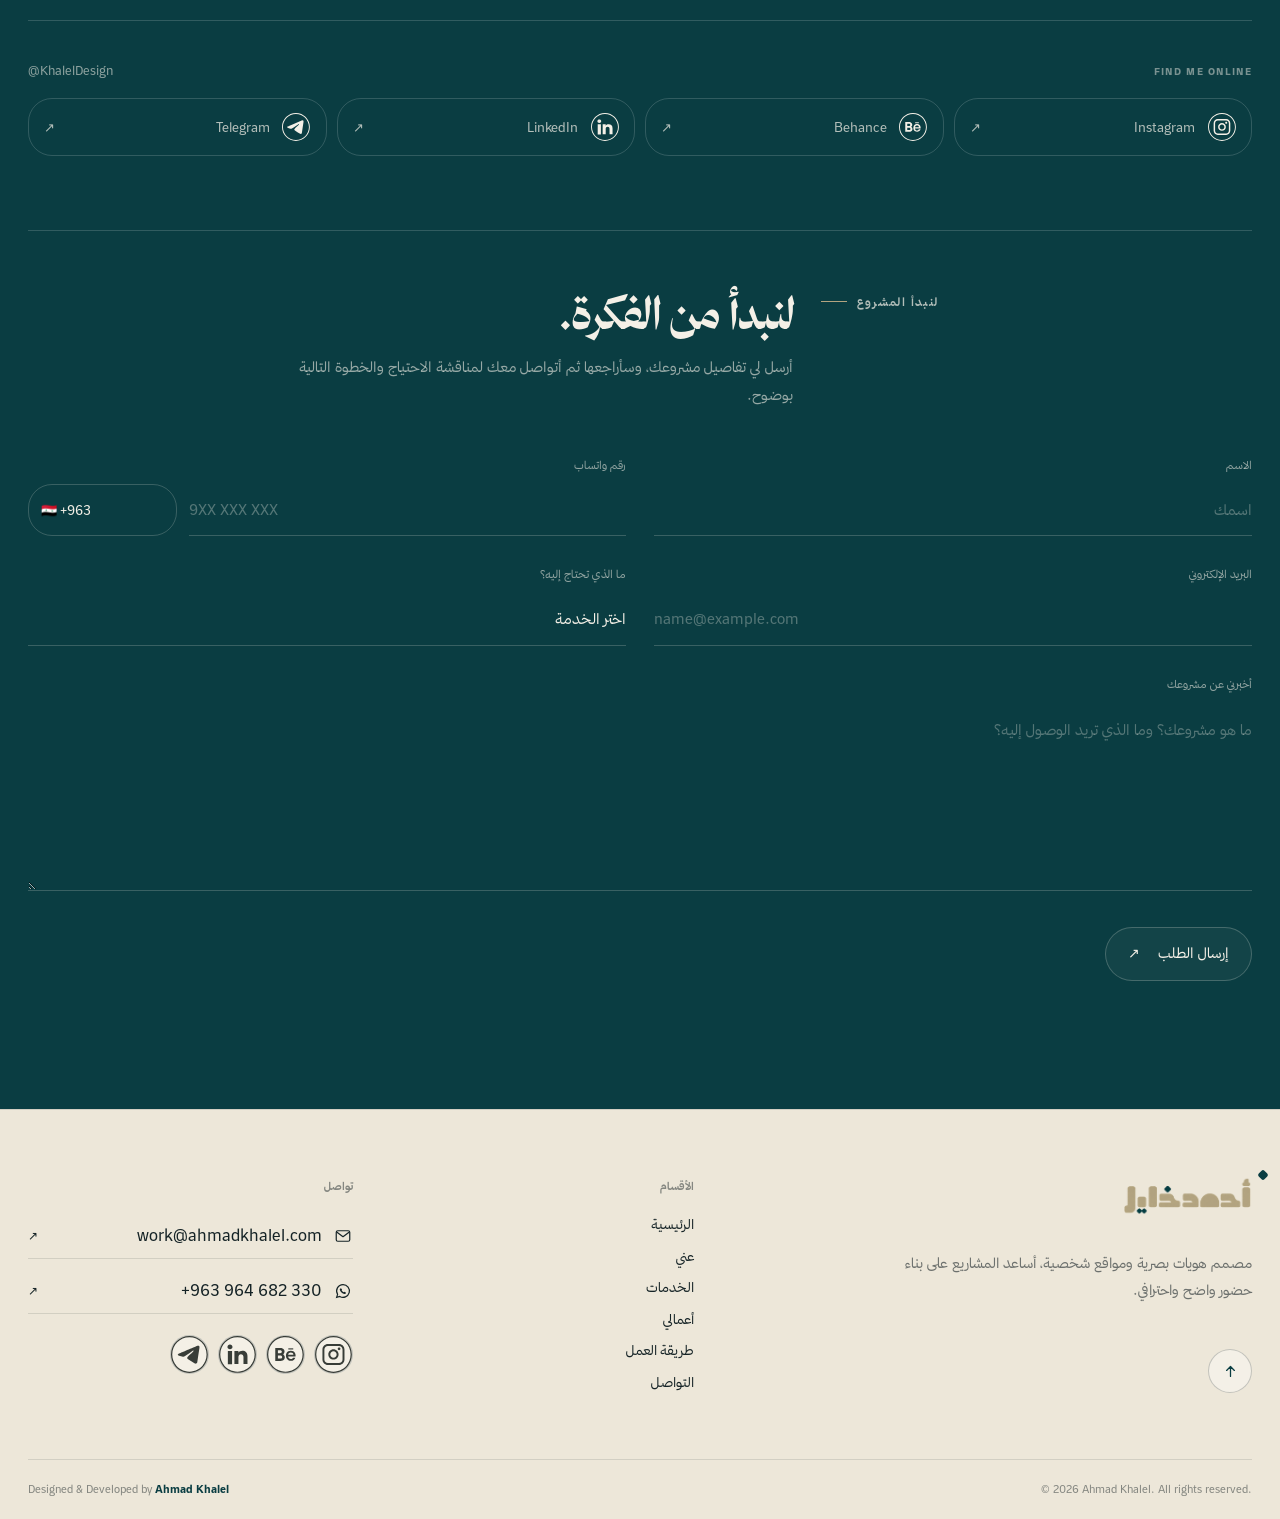
<file: meeting/index.html>
<!DOCTYPE html>
<html lang="ar" dir="rtl">
<head>
<meta charset="UTF-8">
<meta name="viewport" content="width=device-width, initial-scale=1.0">
<meta name="robots" content="noindex, nofollow">
<title>الاجتماع | أحمد خليل</title>
<link rel="icon" type="image/png" href="../assets/images/ahmad-icon.png">
<link rel="stylesheet" href="../css/variables.css">
<link rel="stylesheet" href="../css/reset.css">
<link rel="stylesheet" href="../css/background.css">
<link rel="stylesheet" href="../css/base.css">
<link rel="stylesheet" href="../css/components.css">
<link rel="stylesheet" href="../css/sections.css">
<link rel="stylesheet" href="../css/responsive.css">
<link rel="stylesheet" href="../css/forms.css">

<script src="../js/private-form.js"></script>
</head>
<body class="site-body">
<main class="form-page">
  <div class="container form-page-shell">
    <header class="form-page-head">
      <p class="section-label">MEETING — PRIVATE</p>
      <h1 class="form-page-title">قبل <span>الاجتماع.</span></h1>
      <p class="form-page-intro">هذه الصفحة خاصة بمن يملك الرابط المباشر. أدخل رقم WhatsApp المرتبط بالرابط للمتابعة.</p>
    </header>

    <section class="form-card">
      <div id="form-verification" class="form-verification">
        <div class="form-page-field full">
          <label for="verify-whatsapp-number">رقم WhatsApp</label>
          <input id="verify-whatsapp-number" type="tel" inputmode="tel" dir="ltr" placeholder="+963 ..." required>
        </div>
        <div class="form-page-submit">
          <span id="verify-message" class="page-message" hidden></span>
          <button id="verify-whatsapp" type="button">التحقق والمتابعة ↗</button>
        </div>
      </div>

      <form class="form-page-form" id="meeting-form" hidden>
        <input type="hidden" id="form-token" name="token">
        <input type="hidden" id="verified-client-id" name="clientId">
        <input type="hidden" id="verified-project-id" name="projectId">
        <input type="hidden" id="meeting-whatsapp" name="whatsapp">

        <div class="form-page-field">
          <label for="meeting-name">الاسم</label>
          <input id="meeting-name" name="name" type="text" required>
        </div>

        <div class="form-page-field">
          <label for="meeting-email">البريد الإلكتروني</label>
          <input id="meeting-email" name="email" type="email" required>
        </div>

        <div class="form-page-field full">
          <label for="meeting-project">اسم المشروع أو العلامة</label>
          <input id="meeting-project" name="project" type="text" required>
        </div>

        <div class="form-page-field full">
          <label for="meeting-goal">ما الهدف الأساسي من الاجتماع؟</label>
          <textarea id="meeting-goal" name="goal" placeholder="اكتب باختصار ما تريد الوصول إليه من الاجتماع." required></textarea>
        </div>

        <div class="form-page-submit">
          <span class="form-page-note">سيتم حفظ المعلومات وإرسال إشعار إلى أحمد خليل.</span>
          <button type="submit">إرسال المعلومات ↗</button>
        </div>
      </form>

      <div id="form-message" class="page-message" hidden></div>
    </section>

    <a class="form-page-back" href="../">← العودة إلى الموقع</a>
  </div>
</main>

<script src="../js/form-config.js"></script>
<script src="../js/form-guard.js"></script>
<script>
document.addEventListener('DOMContentLoaded', () => {
  const g = window.AHMAD_FORM_GUARD;
  const form = document.getElementById('meeting-form');
  const box = document.getElementById('form-verification');
  const verifyBtn = document.getElementById('verify-whatsapp');
  const verifyInput = document.getElementById('verify-whatsapp-number');
  const verifyMsg = document.getElementById('verify-message');
  const formMsg = document.getElementById('form-message');
  const token = g.getToken();

  const msg = (el, text, success = false) => {
    el.hidden = !text;
    el.textContent = text;
    el.classList.toggle('is-success', success);
  };

  if (!token || !g.config.endpoint) {
    msg(verifyMsg, !token
      ? 'هذا النموذج يحتاج إلى رابط خاص أُرسل لك.'
      : 'هذا النموذج غير مهيأ للاتصال حاليًا.');
    verifyBtn.disabled = true;
    return;
  }

  verifyBtn.addEventListener('click', async () => {
    verifyBtn.disabled = true;
    verifyBtn.textContent = 'جارٍ التحقق…';
    msg(verifyMsg, '');

    try {
      const r = await g.verify({ token, whatsapp: verifyInput.value });
      document.getElementById('meeting-whatsapp').value = r.whatsapp;
      document.getElementById('form-token').value = token;
      document.getElementById('verified-client-id').value = r.clientId || '';
      document.getElementById('verified-project-id').value = r.projectId || '';
      verifyInput.readOnly = true;
      box.hidden = true;
      form.hidden = false;
    } catch (e) {
      msg(verifyMsg, e.message === 'FORM_VERIFY_REQUEST_FAILED'
        ? 'تعذر الاتصال بخدمة التحقق. حاول مرة أخرى.'
        : 'رقم WhatsApp لا يطابق بيانات هذا الرابط.');
    } finally {
      verifyBtn.disabled = false;
      verifyBtn.textContent = 'التحقق والمتابعة ↗';
    }
  });

  form.addEventListener('submit', async (event) => {
    event.preventDefault();
    msg(formMsg, '');

    if (!form.checkValidity()) {
      form.reportValidity();
      return;
    }

    const answers = {
      name: form.elements.name.value.trim(),
      email: form.elements.email.value.trim(),
      project: form.elements.project.value.trim(),
      goal: form.elements.goal.value.trim()
    };

    const submitButton = form.querySelector('button[type="submit"]');
    submitButton.disabled = true;
    submitButton.textContent = 'جارٍ الإرسال…';

    try {
      const result = await g.submit({
        formType: 'meeting',
        token,
        whatsapp: document.getElementById('meeting-whatsapp').value,
        answers
      });

      if (!result.ok) {
        throw new Error(result.duplicate ? 'DUPLICATE' : 'SUBMIT_FAILED');
      }

      await g.notify({
        formType: 'meeting',
        token,
        whatsapp: document.getElementById('meeting-whatsapp').value,
        clientId: result.clientId || '',
        projectId: result.projectId || '',
        service: result.service || 'Meeting',
        email: answers.email,
        answers
      });

      form.reset();
      form.hidden = true;
      box.hidden = true;
      msg(formMsg, 'تم إرسال معلومات الاجتماع بنجاح.', true);
    } catch (e) {
      msg(formMsg, e.message === 'DUPLICATE'
        ? 'تم إرسال هذا النموذج مسبقًا.'
        : 'تعذر حفظ النموذج أو إرسال الإشعار حاليًا. حاول مرة أخرى.');
    } finally {
      submitButton.disabled = false;
      submitButton.textContent = 'إرسال المعلومات ↗';
    }
  });
});
</script>
</body>
</html>
</file>
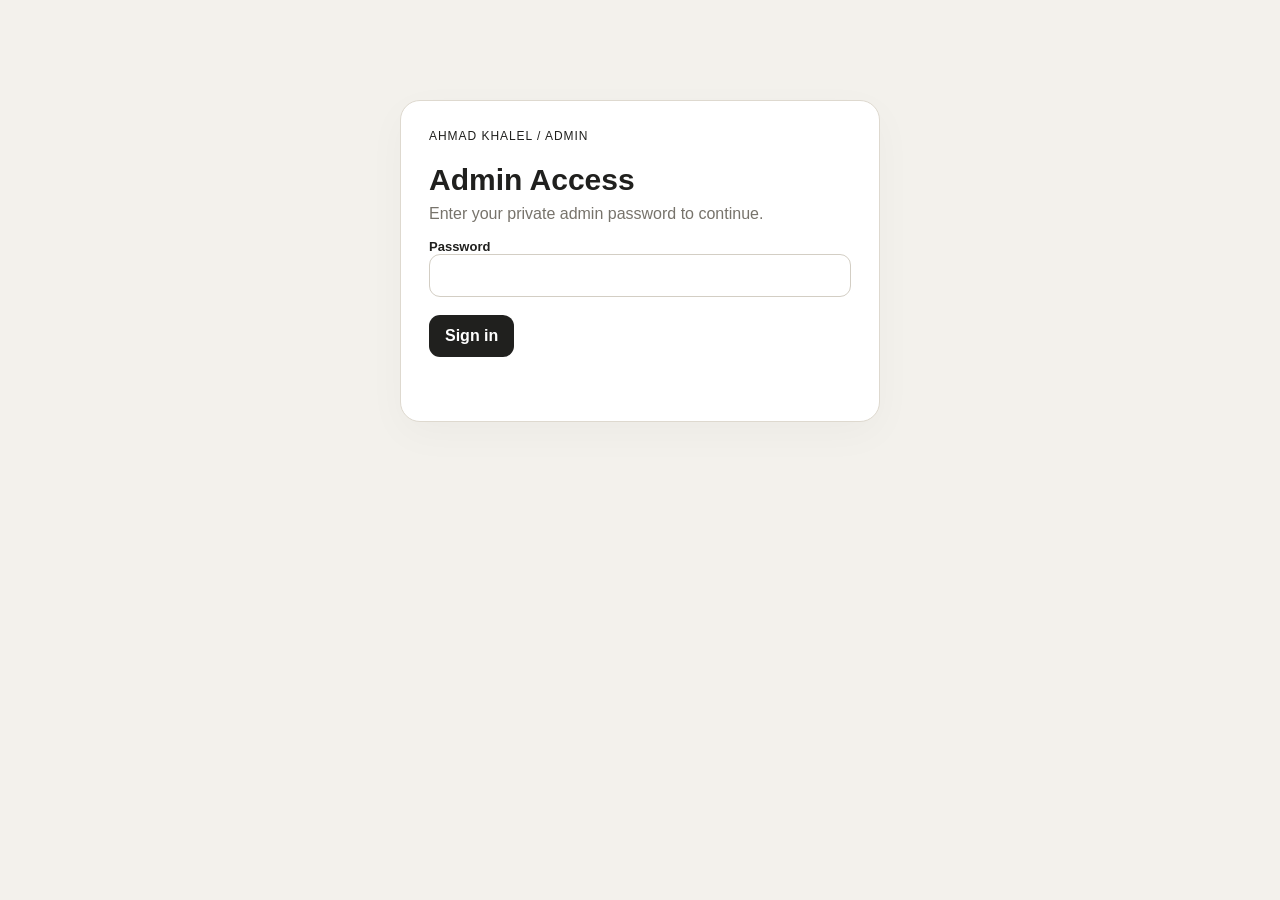
<file: backend/Admin.html>
<!doctype html>
<html lang="en" dir="ltr">
<head>
<meta charset="utf-8">
<meta name="viewport" content="width=device-width,initial-scale=1">
<title>Ahmad Khalel — Admin</title>
<style>
:root{font-family:Arial,sans-serif;color:#20201e;background:#f3f1ec;--line:#ded9cf;--soft:#ebe8e1}
*{box-sizing:border-box}body{margin:0;padding:28px}.wrap{max-width:1100px;margin:auto}
.card{background:#fff;border:1px solid var(--line);border-radius:20px;padding:28px;box-shadow:0 12px 40px #00000008}
h1,h2,p{margin-top:0}h1{font-size:30px;margin-bottom:8px}.muted{color:#77736b}.hidden{display:none!important}
.login{max-width:480px;margin:8vh auto}.brand{letter-spacing:.08em;font-size:12px;text-transform:uppercase;margin-bottom:20px}
input,select{width:100%;padding:13px 14px;border:1px solid #d3cec4;border-radius:11px;font:inherit;background:#fff}
label{display:block;font-size:13px;font-weight:700;margin-bottom:8px}.grid{display:grid;grid-template-columns:repeat(3,1fr);gap:16px}.full{grid-column:1/-1}
button{border:0;border-radius:11px;padding:12px 16px;font:inherit;font-weight:700;cursor:pointer;background:#20201e;color:white}
button.secondary{background:var(--soft);color:#20201e}.actions{display:flex;gap:10px;flex-wrap:wrap;margin-top:18px}
.status{min-height:22px;margin-top:14px;font-size:14px}.ok{color:#276749}.err{color:#a33}
.top{display:flex;justify-content:space-between;gap:20px;align-items:flex-start;margin-bottom:22px}.stats{display:flex;gap:10px}.stat{background:var(--soft);padding:12px 15px;border-radius:12px;font-size:13px}
.client-list{display:grid;gap:12px;margin-top:18px}.client{border:1px solid var(--line);border-radius:15px;padding:17px;display:grid;grid-template-columns:1fr auto;gap:14px;align-items:center}
.client h3{margin:0 0 5px;font-size:17px}.meta{font-size:13px;color:#716d66;line-height:1.8}.link{word-break:break-all;background:#f5f3ee;padding:9px;border-radius:8px;margin-top:8px;font-size:12px}
.badge{display:inline-block;padding:4px 9px;border-radius:99px;font-size:11px;background:#e8eee9}.inactive{background:#eee9e6}.client-actions{display:flex;gap:7px;flex-wrap:wrap;justify-content:flex-end}
.empty{padding:35px;text-align:center;color:#777;border:1px dashed var(--line);border-radius:14px}
@media(max-width:800px){.grid{grid-template-columns:1fr 1fr}.client{grid-template-columns:1fr}.top{flex-direction:column}.client-actions{justify-content:flex-start}}
@media(max-width:560px){body{padding:14px}.card{padding:20px}.grid{grid-template-columns:1fr}.stats{width:100%}.stat{flex:1}}
</style>
</head>
<body>
<div class="wrap">
<section id="login" class="card login">
<div class="brand">AHMAD KHALEL / ADMIN</div>
<h1>Admin Access</h1>
<p class="muted">Enter your private admin password to continue.</p>
<form id="loginForm">
<label>Password<input id="password" type="password" autocomplete="current-password" required></label>
<div class="actions"><button type="submit">Sign in</button></div>
<div id="loginStatus" class="status"></div>
</form>
</section>

<section id="setup" class="card login hidden">
<div class="brand">AHMAD KHALEL / ADMIN</div>
<h1>Set Admin Password</h1>
<p class="muted">This is the first-time setup. Create a password of at least 10 characters.</p>
<form id="setupForm">
<label>Password<input id="newPassword" type="password" autocomplete="new-password" minlength="10" required></label>
<label>Confirm Password<input id="confirmPassword" type="password" autocomplete="new-password" minlength="10" required></label>
<div class="actions"><button type="submit">Create Password</button></div>
<div id="setupStatus" class="status"></div>
</form>
</section>

<section id="dashboard" class="hidden">
<div class="top">
<div><div class="brand">AHMAD KHALEL / ADMIN</div><h1>Clients</h1><p class="muted">Manage active and inactive clients and generate private form links.</p></div>
<div class="actions"><button class="secondary" id="logout">Log out</button></div>
</div>

<div class="card">
<h2>Add Client</h2>
<p class="muted">Only enter the client number, phone, email and service. IDs and token are generated automatically.</p>
<form id="clientForm">
<div class="grid">
<div><label>Client Number<input name="clientNumber" placeholder="001" required></label></div>
<div><label>WhatsApp / Phone<input name="whatsapp" type="tel" placeholder="+963..." required></label></div>
<div><label>Email<input name="email" type="email" placeholder="client@example.com" required></label></div>
<div><label>Service<select name="service" required>
<option value="Meeting">Meeting</option><option value="Identity">Visual Identity</option>
<option value="Website">Personal Website</option><option value="Identity + Website">Identity + Website</option>
</select></label></div>
</div>
<div class="actions"><button id="create">Add Client & Generate Link</button></div>
<div id="createStatus" class="status"></div>
</form>
<div id="created" class="card hidden" style="margin-top:18px;background:#f8f7f3">
<h3>Client created successfully</h3>
<div id="createdInfo"></div>
<div class="actions">
<button id="copyLink">Copy Link</button><button class="secondary" id="shareLink">Share</button><button class="secondary" id="openLink">Open</button>
</div>
</div>
</div>

<div class="card" style="margin-top:18px">
<div class="top" style="margin-bottom:0">
<div><h2>Client List</h2><div class="stats"><span class="stat" id="activeCount">Active: 0</span><span class="stat" id="inactiveCount">Inactive: 0</span></div></div>
<select id="filter" style="max-width:190px"><option value="all">All clients</option><option value="Active">Active clients</option><option value="Inactive">Inactive clients</option></select>
</div>
<div id="clients" class="client-list"></div>
</div>
</section>
</div>

<script>
'use strict';
let sessionToken='';
let clients=[];
let lastCreatedUrl='';

const $=id=>document.getElementById(id);
const call=(method,...args)=>new Promise((resolve,reject)=>{
  if(!window.google||!google.script||!google.script.run){reject(new Error('Open this page from the deployed Apps Script Admin URL.'));return}
  google.script.run.withSuccessHandler(resolve).withFailureHandler(reject)[method](...args);
});
function status(id,text,ok=false){$(id).className='status '+(ok?'ok':'err');$(id).textContent=text}
function showDashboard(){ $('setup').classList.add('hidden'); $('login').classList.add('hidden'); $('dashboard').classList.remove('hidden'); loadClients(); }
function showSetup(){ $('login').classList.add('hidden'); $('dashboard').classList.add('hidden'); $('setup').classList.remove('hidden'); }
async function checkAdminSetup(){ try{ const r=await call('getAdminSetupStatus'); if(r.configured){ checkAdminSetup(); else $('login').classList.remove('hidden'); } else showSetup(); }catch(err){ $('loginStatus').textContent=err.message||'Unable to load admin.'; $('loginStatus').className='status err'; } }

$('setupForm').addEventListener('submit',async e=>{
 e.preventDefault(); const a=$('newPassword').value,b=$('confirmPassword').value;
 if(a!==b){status('setupStatus','Passwords do not match.');return}
 if(a.length<10){status('setupStatus','Password must be at least 10 characters.');return}
 try{ await call('setupAdminPassword',a); status('setupStatus','Password created successfully.',true); $('newPassword').value='';$('confirmPassword').value=''; setTimeout(()=>{ $('setup').classList.add('hidden'); $('login').classList.remove('hidden'); },500); }
 catch(err){status('setupStatus',err.message||'Could not create password.')}
});

$('loginForm').addEventListener('submit',async e=>{
 e.preventDefault(); status('loginStatus','Signing in…',true);
 try{const r=await call('loginAdmin',$('password').value); sessionToken=r.sessionToken; sessionStorage.setItem('ak_admin_session',sessionToken); showDashboard();}
 catch(err){status('loginStatus',err.message||'Invalid password.')}
});
$('clientForm').addEventListener('submit',async e=>{
 e.preventDefault(); $('create').disabled=true; status('createStatus','Creating client…',true); $('created').classList.add('hidden');
 try{
  const payload=Object.fromEntries(new FormData(e.target).entries());
  const r=await call('createClientFromAdmin',{sessionToken,client:payload});
  lastCreatedUrl=r.formUrl;
  $('createdInfo').innerHTML='<div><b>Client ID:</b> '+esc(r.clientId)+'</div><div><b>Project ID:</b> '+esc(r.projectId)+'</div><div><b>Service:</b> '+esc(r.service)+'</div><div class="link" id="generatedLink">'+esc(r.formUrl)+'</div>';
  $('created').classList.remove('hidden'); status('createStatus','Client added to Active Clients.',true); e.target.reset(); loadClients();
 }catch(err){status('createStatus',err.message||'Could not create client.')}finally{$('create').disabled=false}
});
$('filter').addEventListener('change',renderClients);
$('logout').addEventListener('click',async()=>{try{await call('logoutAdmin',sessionToken)}catch(_){} sessionStorage.removeItem('ak_admin_session');sessionToken='';location.reload()});
$('copyLink').addEventListener('click',()=>copy(lastCreatedUrl));
$('shareLink').addEventListener('click',async()=>{if(navigator.share)await navigator.share({title:'Client form',url:lastCreatedUrl});else copy(lastCreatedUrl)});
$('openLink').addEventListener('click',()=>window.open(lastCreatedUrl,'_blank','noopener'));

async function loadClients(){try{clients=await call('listClientsFromAdmin',sessionToken);renderClients()}catch(err){if((err.message||'').includes('SESSION')){sessionStorage.removeItem('ak_admin_session');location.reload()}else console.error(err)}}
function renderClients(){
 const f=$('filter').value; const active=clients.filter(c=>c.status==='Active'), inactive=clients.filter(c=>c.status==='Inactive');
 $('activeCount').textContent='Active: '+active.length;$('inactiveCount').textContent='Inactive: '+inactive.length;
 const list=clients.filter(c=>f==='all'||c.status===f);
 $('clients').innerHTML=list.length?list.map(c=>`<article class="client"><div><h3>${esc(c.clientId)} <span class="badge ${c.status==='Inactive'?'inactive':''}">${esc(c.status)}</span></h3><div class="meta">Client #${esc(c.clientNumber||c.clientId)} · ${esc(c.service)} · ${esc(c.email)} · ${esc(c.whatsapp)}</div><div class="link">${esc(c.formUrl)}</div></div><div class="client-actions"><button onclick="copy('${js(c.formUrl)}')">Copy</button><button class="secondary" onclick="window.open('${js(c.formUrl)}','_blank','noopener')">Open</button><button class="secondary" onclick="share('${js(c.formUrl)}')">Share</button><button class="secondary" onclick="toggleStatus(${c.row},'${c.status}')">${c.status==='Active'?'Deactivate':'Activate'}</button></div></article>`).join(''):'<div class="empty">No clients in this filter.</div>';
}
async function toggleStatus(row,current){try{await call('setClientStatusFromAdmin',{sessionToken,row,status:current==='Active'?'Inactive':'Active'});loadClients()}catch(err){alert(err.message||'Could not update client.')}}
async function copy(url){try{await navigator.clipboard.writeText(url);alert('Link copied.')}catch(_){prompt('Copy this link:',url)}}
async function share(url){if(navigator.share)await navigator.share({title:'Client form',url});else copy(url)}
function esc(s){return String(s??'').replace(/[&<>"']/g,m=>({'&':'&amp;','<':'&lt;','>':'&gt;','"':'&quot;',"'":'&#039;'}[m]))}
function js(s){return String(s??'').replace(/\\/g,'\\\\').replace(/'/g,"\\'")}
checkAdminSetup();
</script>
</body>
</html>
</file>
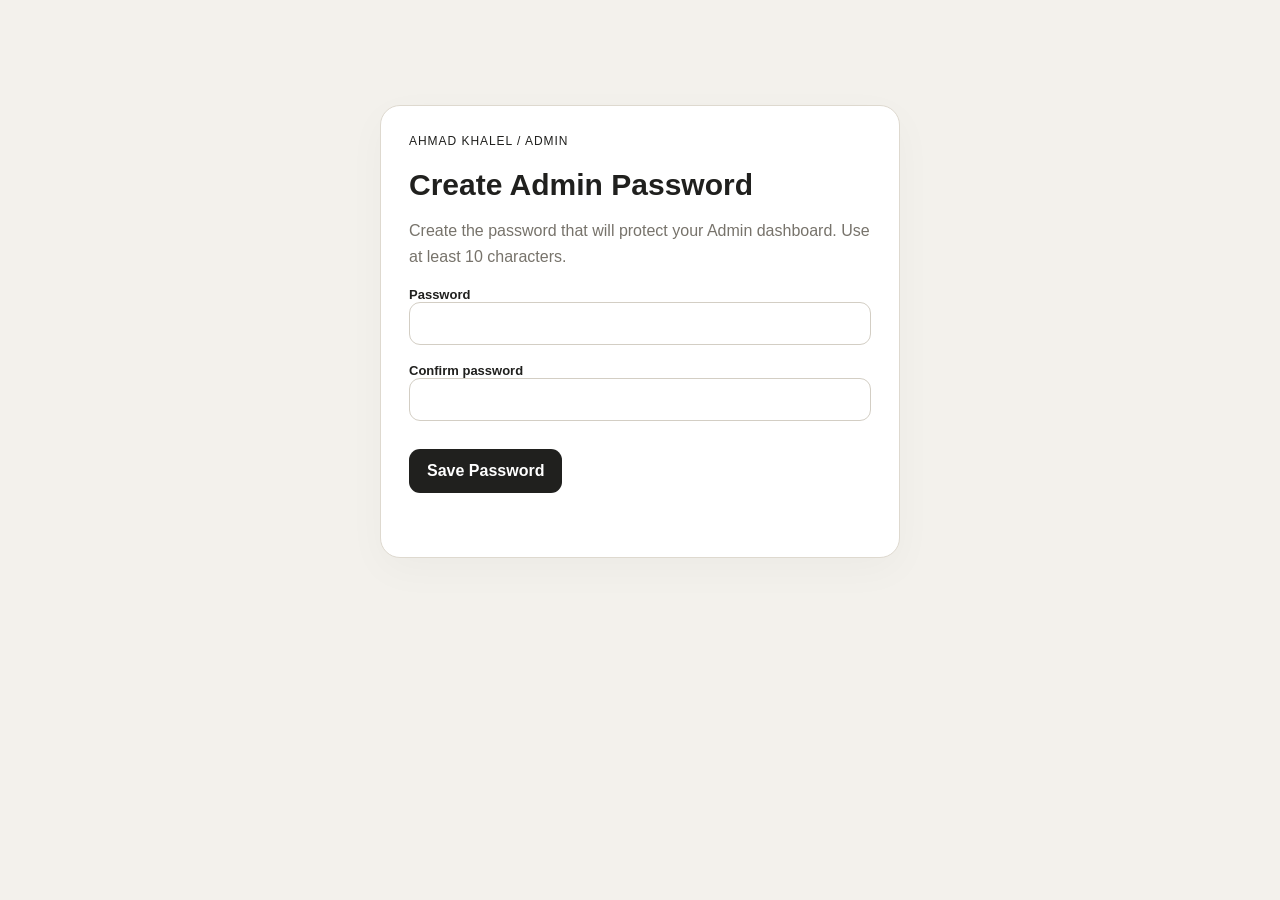
<file: backend/SetupPassword.html>
<!doctype html>
<html lang="en" dir="ltr">
<head>
<meta charset="utf-8">
<meta name="viewport" content="width=device-width,initial-scale=1">
<title>Ahmad Khalel — Admin Password Setup</title>
<style>
:root{font-family:Arial,sans-serif;color:#20201e;background:#f3f1ec}
*{box-sizing:border-box}body{margin:0;padding:24px}.wrap{max-width:520px;margin:9vh auto}
.card{background:#fff;border:1px solid #ded9cf;border-radius:20px;padding:28px;box-shadow:0 12px 40px #00000008}
.brand{letter-spacing:.08em;font-size:12px;text-transform:uppercase;margin-bottom:20px}
h1{font-size:30px;margin:0 0 8px}p{color:#77736b;line-height:1.6}
label{display:block;font-size:13px;font-weight:700;margin:18px 0 8px}
input{width:100%;padding:13px 14px;border:1px solid #d3cec4;border-radius:11px;font:inherit}
button{margin-top:20px;border:0;border-radius:11px;padding:13px 18px;font:inherit;font-weight:700;cursor:pointer;background:#20201e;color:#fff}
.status{margin-top:14px;min-height:22px;font-size:14px}.ok{color:#276749}.err{color:#a33}
</style>
</head>
<body>
<div class="wrap"><section class="card">
<div class="brand">AHMAD KHALEL / ADMIN</div>
<h1>Create Admin Password</h1>
<p>Create the password that will protect your Admin dashboard. Use at least 10 characters.</p>
<form id="form">
<label>Password<input id="password" type="password" minlength="10" autocomplete="new-password" required></label>
<label>Confirm password<input id="confirm" type="password" minlength="10" autocomplete="new-password" required></label>
<button id="save" type="submit">Save Password</button>
<div id="status" class="status"></div>
</form>
</section></div>
<script>
const token = new URLSearchParams(location.search).get('token');
const status = document.getElementById('status');
document.getElementById('form').addEventListener('submit', e => {
  e.preventDefault();
  const p=document.getElementById('password').value;
  const c=document.getElementById('confirm').value;
  if(p.length<10){status.textContent='Password must be at least 10 characters.';status.className='status err';return}
  if(p!==c){status.textContent='Passwords do not match.';status.className='status err';return}
  document.getElementById('save').disabled=true;
  status.textContent='Saving…'; status.className='status';
  google.script.run
    .withSuccessHandler(() => {
      status.textContent='Password created successfully. You can now open the Admin panel.';
      status.className='status ok';
      document.getElementById('form').reset();
      document.getElementById('save').disabled=true;
    })
    .withFailureHandler(err => {
      status.textContent=(err && err.message)||'Could not save password.';
      status.className='status err';
      document.getElementById('save').disabled=false;
    })
    .saveAdminPasswordFromSetup(p, token);
});
</script>
</body>
</html>
</file>
<file: css/variables.css>
/* =========================================
   AHMAD KHALEL — BRAND TOKENS
   Local font system
   ========================================= */

@font-face {
    font-family: "Thmanyah Sans";
    src: url("../assets/fonts/sans/thmanyahsans-Light.otf") format("opentype");
    font-weight: 300;
    font-style: normal;
    font-display: swap;
}

@font-face {
    font-family: "Thmanyah Sans";
    src: url("../assets/fonts/sans/thmanyahsans-Regular.otf") format("opentype");
    font-weight: 400;
    font-style: normal;
    font-display: swap;
}

@font-face {
    font-family: "Thmanyah Sans";
    src: url("../assets/fonts/sans/thmanyahsans-Medium.otf") format("opentype");
    font-weight: 500;
    font-style: normal;
    font-display: swap;
}

@font-face {
    font-family: "Thmanyah Sans";
    src: url("../assets/fonts/sans/thmanyahsans-Bold.otf") format("opentype");
    font-weight: 700;
    font-style: normal;
    font-display: swap;
}

@font-face {
    font-family: "Thmanyah Sans";
    src: url("../assets/fonts/sans/thmanyahsans-Black.otf") format("opentype");
    font-weight: 900;
    font-style: normal;
    font-display: swap;
}

@font-face {
    font-family: "Thmanyah Serif Display";
    src: url("../assets/fonts/serifdisplay/thmanyahserifdisplay-Light.otf") format("opentype");
    font-weight: 300;
    font-style: normal;
    font-display: swap;
}

@font-face {
    font-family: "Thmanyah Serif Display";
    src: url("../assets/fonts/serifdisplay/thmanyahserifdisplay-Regular.otf") format("opentype");
    font-weight: 400;
    font-style: normal;
    font-display: swap;
}

@font-face {
    font-family: "Thmanyah Serif Display";
    src: url("../assets/fonts/serifdisplay/thmanyahserifdisplay-Medium.otf") format("opentype");
    font-weight: 500;
    font-style: normal;
    font-display: swap;
}

@font-face {
    font-family: "Thmanyah Serif Display";
    src: url("../assets/fonts/serifdisplay/thmanyahserifdisplay-Bold.otf") format("opentype");
    font-weight: 700;
    font-style: normal;
    font-display: swap;
}

@font-face {
    font-family: "Thmanyah Serif Display";
    src: url("../assets/fonts/serifdisplay/thmanyahserifdisplay-Black.otf") format("opentype");
    font-weight: 900;
    font-style: normal;
    font-display: swap;
}

:root {
    --color-bg: #F4F0E7;
    --color-bg-soft: #EDE7D9;
    --color-surface: #FBF9F4;
    --color-surface-strong: #E6DFD0;

    --color-text: #152326;
    --color-text-muted: #6D716E;
    --color-text-soft: #858781;

    --color-primary: #0A3D42;
    --color-primary-hover: #062F33;
    --color-accent: #B3A480;
    --color-accent-deep: #9C8C62;

    --color-border: rgba(21, 35, 38, 0.12);
    --color-border-strong: rgba(21, 35, 38, 0.22);
    --color-light-border: rgba(255, 255, 255, 0.16);

    --font-body: "Thmanyah Sans", sans-serif;
    --font-display: "Thmanyah Serif Display", serif;

    --text-xs: 0.72rem;
    --text-sm: 0.875rem;
    --text-base: 1rem;
    --text-lg: 1.125rem;

    --container-width: 1240px;
    --container-padding: 28px;
    --section-spacing: clamp(88px, 10vw, 144px);

    --radius-sm: 14px;
    --radius-md: 24px;
    --radius-lg: 36px;
    --radius-xl: 52px;
    --radius-pill: 999px;

    --shadow-soft: 0 18px 60px rgba(21, 35, 38, 0.08);
    --shadow-card: 0 10px 35px rgba(21, 35, 38, 0.06);

    --transition-fast: 180ms cubic-bezier(0.22, 1, 0.36, 1);
    --transition-normal: 360ms cubic-bezier(0.22, 1, 0.36, 1);
    --transition-slow: 700ms cubic-bezier(0.22, 1, 0.36, 1);
}
</file>
<file: css/background.css>
/* =========================================
   BACKGROUND SYSTEM
   ========================================= */

body {
    background:
        radial-gradient(circle at 10% 8%, rgba(179, 164, 128, 0.11), transparent 24rem),
        radial-gradient(circle at 92% 20%, rgba(10, 61, 66, 0.08), transparent 28rem),
        var(--color-bg);
}

.site-body {
    position: relative;
    isolation: isolate;
}

.site-body::before {
    content: "";
    position: fixed;
    inset: 0;
    z-index: -3;
    pointer-events: none;
    background:
        linear-gradient(90deg, transparent 0, transparent calc(100% - 1px), rgba(21, 35, 38, 0.03) 100%);
    opacity: 0.45;
}

.brand-decoration {
    position: fixed;
    z-index: -2;
    pointer-events: none;
    border-radius: 999px;
    filter: blur(0.2px);
    opacity: 0.45;
}

.brand-decoration-teal {
    width: 320px;
    height: 320px;
    left: -180px;
    top: 34%;
    background: rgba(10, 61, 66, 0.08);
}

.brand-decoration-gold {
    width: 260px;
    height: 260px;
    right: -130px;
    top: 9%;
    background: rgba(179, 164, 128, 0.14);
}

@media (max-width: 768px) {
    .brand-decoration-teal {
        width: 220px;
        height: 220px;
        left: -150px;
    }

    .brand-decoration-gold {
        width: 180px;
        height: 180px;
        right: -100px;
    }
}
</file>
<file: css/base.css>
/* =========================================
   LAYOUT SYSTEM
   ========================================= */

.container {
    width: min(
        100% - (var(--container-padding) * 2),
        var(--container-width)
    );
    margin-inline: auto;
}

section {
    width: 100%;
}

.section {
    position: relative;
    padding-block: var(--section-spacing);
}

.section-brand::before {
    content: "";
    position: absolute;
    left: var(--container-padding);
    right: var(--container-padding);
    top: 0;
    height: 1px;
    background: var(--color-border);
}

.section-label {
    display: inline-flex;
    align-items: center;
    gap: 10px;
    margin-bottom: 22px;
    color: var(--color-primary);
    font-family: var(--font-body);
    font-size: var(--text-xs);
    font-weight: 700;
    letter-spacing: 0.12em;
    direction: ltr;
    text-transform: uppercase;
}

.section-label::before {
    content: "";
    width: 26px;
    height: 1px;
    background: var(--color-accent);
}

.section-title {
    font-family: var(--font-display);
    font-weight: 700;
    max-width: 620px;
    font-size: clamp(2.2rem, 4.4vw, 4.35rem);
    line-height: 1.2;
    letter-spacing: -0.045em;
}

.section-title span {
    display: block;
    color: var(--color-accent-deep);
}

[dir="rtl"] .section-title {
    letter-spacing: -0.035em;
}
</file>
<file: css/components.css>
/* =========================================
   HEADER
   ========================================= */

.site-header {
    position: sticky;
    top: 0;
    z-index: 1000;
    width: 100%;
    background: rgba(244, 240, 231, 0.96);
    border-bottom: 1px solid transparent;
    backdrop-filter: blur(18px);
    -webkit-backdrop-filter: blur(18px);
    transform: translateY(0);
    transition:
        transform var(--transition-normal),
        background var(--transition-normal),
        border-color var(--transition-normal);
}

.site-header.header-scrolled {
    border-bottom-color: var(--color-border);
    background: rgba(244, 240, 231, 0.88);
}

.site-header.header-hidden {
    transform: translateY(-110%);
}

.header-inner {
    min-height: 82px;
    display: flex;
    align-items: center;
    justify-content: space-between;
    gap: 28px;
}

.brand {
    position: relative;
    display: inline-flex;
    flex-direction: column;
    align-items: flex-start;
    justify-content: center;
    flex-shrink: 0;
    line-height: 1;
}

.brand-logo {
    display: block;
    width: clamp(118px, 10vw, 156px);
    height: auto;
    object-fit: contain;
}

.brand-logo-en { display: none; }
html[dir="ltr"] .brand-logo-ar { display: none; }
html[dir="ltr"] .brand-logo-en { display: block; }

.brand::before {
    content: "";
    position: absolute;
    width: 8px;
    height: 8px;
    right: -15px;
    top: -4px;
    transform: rotate(45deg);
    border-radius: 2px;
    background: var(--color-primary);
}


.main-nav {
    display: flex;
    align-items: center;
    gap: 8px;
    margin-inline: auto;
    padding: 6px;
    border: 1px solid var(--color-border);
    border-radius: var(--radius-pill);
    background: rgba(251, 249, 244, 0.7);
}

.nav-link {
    position: relative;
    padding: 9px 13px;
    border-radius: var(--radius-pill);
    color: var(--color-text-muted);
    font-size: var(--text-sm);
    transition:
        color var(--transition-fast),
        background var(--transition-fast),
        transform var(--transition-fast);
}

.nav-link:hover,
.nav-link.active {
    color: var(--color-primary);
    background: rgba(179, 164, 128, 0.13);
}

.nav-link:active {
    transform: scale(0.98);
}

.nav-link::after {
    display: none;
}

.language-toggle,
.header-cta,
.menu-toggle {
    flex-shrink: 0;
}

.language-toggle {
    min-width: 42px;
    height: 42px;
    display: inline-flex;
    align-items: center;
    justify-content: center;
    padding-inline: 9px;
    border: 1px solid var(--color-border-strong);
    border-radius: var(--radius-pill);
    color: var(--color-primary);
    background: transparent;
    font-family: var(--font-body);
    font-size: 0.72rem;
    font-weight: 700;
    letter-spacing: 0.03em;
    direction: ltr;
    transition: all var(--transition-fast);
}

.language-toggle:hover {
    background: var(--color-primary);
    color: var(--color-bg);
    border-color: var(--color-primary);
}

.header-cta {
    min-height: 44px;
    display: inline-flex;
    align-items: center;
    justify-content: center;
    padding-inline: 19px;
    border-radius: var(--radius-pill);
    color: var(--color-bg);
    background: var(--color-primary);
    font-size: var(--text-sm);
    font-weight: 700;
    transition:
        transform var(--transition-fast),
        background var(--transition-fast);
}

.header-cta:hover {
    background: var(--color-primary-hover);
    transform: translateY(-2px);
}

.menu-toggle {
    display: none;
    width: 44px;
    height: 44px;
    align-items: center;
    justify-content: center;
    flex-direction: column;
    gap: 6px;
    border: 1px solid var(--color-border-strong);
    border-radius: 50%;
}

.menu-toggle span {
    width: 18px;
    height: 1.5px;
    background: var(--color-primary);
    transition: transform var(--transition-normal);
}

.menu-toggle.active span:first-child {
    transform: translateY(3.75px) rotate(45deg);
}

.menu-toggle.active span:last-child {
    transform: translateY(-3.75px) rotate(-45deg);
}

/* =========================================
   HERO
   ========================================= */

.hero-content {
    position: relative;
    z-index: 2;
}

.hero-eyebrow {
    display: inline-flex;
    align-items: center;
    gap: 11px;
    margin-bottom: 25px;
    color: var(--color-primary);
    font-size: var(--text-sm);
    font-weight: 600;
}

.hero-eyebrow::before {
    content: "";
    width: 34px;
    height: 1px;
    background: var(--color-accent);
}

.hero-description {
    max-width: 620px;
    margin-top: 30px;
    color: var(--color-text-muted);
    font-size: 1.03rem;
    line-height: 2;
}

.hero-actions {
    display: flex;
    align-items: center;
    gap: 12px;
    margin-top: 38px;
}

.button {
    min-height: 54px;
    display: inline-flex;
    align-items: center;
    justify-content: center;
    gap: 10px;
    padding-inline: 23px;
    border-radius: var(--radius-pill);
    font-size: var(--text-sm);
    font-weight: 700;
    transition:
        transform var(--transition-fast),
        background var(--transition-fast),
        color var(--transition-fast),
        border-color var(--transition-fast);
}

.button-primary {
    color: var(--color-bg);
    background: var(--color-primary);
    box-shadow: 0 12px 28px rgba(10, 61, 66, 0.16);
}

.button-primary:hover {
    background: var(--color-primary-hover);
    transform: translateY(-3px);
}

.button-secondary {
    border: 1px solid var(--color-border-strong);
    color: var(--color-primary);
    background: rgba(251, 249, 244, 0.62);
}

.button-secondary:hover {
    border-color: var(--color-primary);
    background: var(--color-surface);
    transform: translateY(-3px);
}

.hero-brand-composition {
    min-height: 510px;
}

.hero-visual-frame {
    position: relative;
    width: min(100%, 470px);
    aspect-ratio: 1 / 1;
    display: flex;
    align-items: center;
    justify-content: center;
    overflow: hidden;
    border: 1px solid rgba(10, 61, 66, 0.16);
    border-radius: 43% 57% 50% 50% / 49% 47% 53% 51%;
    background:
        radial-gradient(circle at 34% 28%, rgba(179, 164, 128, 0.20), transparent 28%),
        linear-gradient(145deg, #F9F7F0, #E9E1D2);
    box-shadow: var(--shadow-soft);
    animation: hero-breathe 8s ease-in-out infinite;
}

.hero-visual-frame::after {
    content: "";
    position: absolute;
    inset: 16px;
    border: 1px solid rgba(10, 61, 66, 0.10);
    border-radius: 46% 54% 55% 45% / 51% 47% 53% 49%;
}

.hero-profile-image {
    position: absolute;
    inset: 7%;
    z-index: 1;
    width: 86%;
    height: 86%;
    object-fit: contain;
    object-position: center;
    filter: drop-shadow(0 18px 28px rgba(10, 61, 66, 0.14));
}

.hero-shape {
    position: absolute;
    pointer-events: none;
    border-radius: 36% 64% 48% 52% / 58% 41% 59% 42%;
}

.hero-shape-large {
    width: 54%;
    height: 54%;
    background: var(--color-primary);
    left: 8%;
    bottom: 4%;
    transform: rotate(-17deg);
    opacity: 0.96;
}

.hero-shape-small {
    width: 28%;
    height: 28%;
    right: 4%;
    top: 12%;
    background: var(--color-accent);
    transform: rotate(18deg);
}

.hero-diamond {
    position: absolute;
    width: 34px;
    height: 34px;
    z-index: 3;
    border-radius: 7px;
    transform: rotate(45deg);
    background: var(--color-primary);
}

.hero-diamond-top {
    top: 11%;
    left: 18%;
}

.hero-diamond-bottom {
    right: 18%;
    bottom: 13%;
    width: 24px;
    height: 24px;
    background: var(--color-accent);
}

.hero-visual-number,
.hero-visual-text,
.hero-visual-line {
    position: absolute;
    z-index: 4;
}

.hero-visual-number {
    top: 28px;
    right: 34px;
    color: var(--color-primary);
    font-family: var(--font-body);
    font-size: 0.72rem;
    font-weight: 700;
    letter-spacing: 0.08em;
}

.hero-visual-line {
    width: 74px;
    height: 1px;
    left: 34px;
    top: 50%;
    background: var(--color-accent);
    transform: rotate(-8deg);
}

.hero-visual-text {
    left: 28px;
    bottom: 28px;
    color: rgba(244, 240, 231, 0.9);
    font-family: var(--font-body);
    font-size: 0.77rem;
    font-weight: 700;
    line-height: 1.35;
    letter-spacing: 0.15em;
    direction: ltr;
}

@keyframes hero-breathe {
    0%, 100% { transform: translateY(0) rotate(0deg); }
    50% { transform: translateY(-6px) rotate(1deg); }
}

/* =========================================
   ABOUT
   ========================================= */

.about-inner {
    display: grid;
    grid-template-columns: 0.82fr 1.18fr;
    gap: clamp(50px, 9vw, 120px);
    align-items: start;
}

.section-intro {
    position: sticky;
    top: 120px;
}

.about-content {
    max-width: 700px;
}

.about-lead {
    max-width: 680px;
    font-size: clamp(1.42rem, 2.3vw, 2.1rem);
    line-height: 1.72;
    font-weight: 500;
    letter-spacing: -0.02em;
}

.about-text {
    margin-top: 25px;
    color: var(--color-text-muted);
    line-height: 2.05;
}

.about-details {
    display: grid;
    grid-template-columns: repeat(3, 1fr);
    gap: 14px;
    margin-top: 52px;
}

.about-detail {
    min-height: 150px;
    display: flex;
    flex-direction: column;
    justify-content: space-between;
    gap: 24px;
    padding: 22px;
    border: 1px solid var(--color-border);
    border-radius: var(--radius-md);
    background: rgba(251, 249, 244, 0.62);
    transition:
        transform var(--transition-normal),
        border-color var(--transition-normal),
        background var(--transition-normal);
}

.about-detail:hover {
    transform: translateY(-5px);
    border-color: rgba(10, 61, 66, 0.24);
    background: var(--color-surface);
}

.about-detail-number {
    color: var(--color-accent-deep);
    font-family: var(--font-body);
    font-size: 0.7rem;
    font-weight: 700;
    letter-spacing: 0.1em;
}

.about-detail strong {
    display: block;
    font-size: 1rem;
}

.about-detail div span {
    display: block;
    margin-top: 5px;
    color: var(--color-text-muted);
    font-family: var(--font-body);
    font-size: 0.68rem;
    direction: ltr;
}

.about-link {
    display: inline-flex;
    align-items: center;
    gap: 10px;
    margin-top: 38px;
    padding-bottom: 6px;
    border-bottom: 1px solid var(--color-primary);
    color: var(--color-primary);
    font-size: var(--text-sm);
    font-weight: 700;
    transition: gap var(--transition-normal);
}

.about-link:hover {
    gap: 17px;
}

/* =========================================
   SERVICES
   ========================================= */

.services-header,
.work-header,
.process-header {
    display: grid;
    grid-template-columns: 1fr 0.9fr;
    gap: clamp(40px, 8vw, 100px);
    align-items: end;
    margin-bottom: 58px;
}

.services-intro,
.work-intro,
.process-intro {
    max-width: 500px;
    color: var(--color-text-muted);
    line-height: 2;
}

.services-list {
    display: grid;
    gap: 14px;
}

.service-item {
    position: relative;
    display: grid;
    grid-template-columns: 74px 1fr 44px;
    gap: 26px;
    align-items: center;
    padding: 32px 34px;
    overflow: hidden;
    border: 1px solid var(--color-border);
    border-radius: var(--radius-lg);
    background: rgba(251, 249, 244, 0.64);
    transition:
        transform var(--transition-normal),
        border-color var(--transition-normal),
        background var(--transition-normal),
        box-shadow var(--transition-normal);
}

.service-item::before {
    content: "";
    position: absolute;
    width: 140px;
    height: 140px;
    left: -90px;
    bottom: -80px;
    border-radius: 48% 52% 50% 50%;
    background: rgba(10, 61, 66, 0.06);
    transition: transform var(--transition-slow);
}

.service-item:hover {
    transform: translateY(-6px);
    border-color: rgba(10, 61, 66, 0.22);
    background: var(--color-surface);
    box-shadow: var(--shadow-card);
}

.service-link {
    color: inherit;
    text-decoration: none;
}


.service-item:hover::before {
    transform: scale(1.3);
}

.service-number {
    align-self: start;
    padding-top: 5px;
    color: var(--color-accent-deep);
    font-family: var(--font-body);
    font-size: 0.74rem;
    font-weight: 700;
    letter-spacing: 0.08em;
}

.service-main {
    position: relative;
    z-index: 1;
}

.service-title-row {
    display: flex;
    align-items: baseline;
    gap: 14px;
    flex-wrap: wrap;
}

.service-title-row h3 {
    font-size: clamp(1.45rem, 2.3vw, 2.2rem);
    letter-spacing: -0.025em;
}

.service-title-en {
    color: var(--color-text-soft);
    font-family: var(--font-body);
    font-size: 0.63rem;
    font-weight: 700;
    letter-spacing: 0.12em;
    direction: ltr;
}

.service-main p {
    max-width: 700px;
    margin-top: 12px;
    color: var(--color-text-muted);
    font-size: 0.95rem;
    line-height: 1.95;
}

.service-arrow,
.project-arrow {
    position: relative;
    z-index: 1;
    display: inline-flex;
    align-items: center;
    justify-content: center;
    width: 44px;
    height: 44px;
    border: 1px solid var(--color-border);
    border-radius: 50%;
    color: var(--color-primary);
    font-family: var(--font-body);
    font-size: 1.15rem;
    transition:
        transform var(--transition-normal),
        background var(--transition-normal),
        color var(--transition-normal);
}

.service-item:hover .service-arrow {
    transform: translate(-3px, -3px) rotate(4deg);
    background: var(--color-primary);
    color: var(--color-bg);
}

.services-footer {
    display: flex;
    align-items: center;
    justify-content: space-between;
    gap: 24px;
    margin-top: 36px;
}

.services-footer p {
    color: var(--color-text-muted);
    font-size: var(--text-sm);
}

/* =========================================
   WORK
   ========================================= */

.work-filter {
    display: flex;
    align-items: center;
    gap: 8px;
    margin-top: 20px;
    padding: 8px;
    width: fit-content;
    border: 1px solid var(--color-border);
    border-radius: var(--radius-pill);
    background: rgba(251, 249, 244, 0.72);
}

.filter-button {
    padding: 9px 14px;
    border-radius: var(--radius-pill);
    color: var(--color-text-muted);
    font-size: var(--text-sm);
    transition:
        color var(--transition-fast),
        background var(--transition-fast);
}

.filter-button:hover,
.filter-button.active {
    color: var(--color-primary);
    background: rgba(179, 164, 128, 0.15);
}

.projects-grid {
    display: grid;
    grid-template-columns: repeat(2, 1fr);
    gap: 26px;
    margin-top: 34px;
}

.project-card {
    min-width: 0;
}

.project-image {
    position: relative;
    width: 100%;
    aspect-ratio: 4 / 3;
    overflow: hidden;
    border: 1px solid var(--color-border);
    border-radius: var(--radius-lg);
    background:
        linear-gradient(145deg, rgba(10, 61, 66, 0.97), rgba(13, 53, 57, 0.90));
    transition:
        transform var(--transition-normal),
        box-shadow var(--transition-normal);
}

.project-card:nth-child(2) .project-image {
    background:
        linear-gradient(145deg, #E9E1D2, #F7F4ED);
}

.project-card:nth-child(3) .project-image {
    background:
        linear-gradient(145deg, #B3A480, #C6B99A);
}

.project-card:nth-child(4) .project-image {
    background:
        linear-gradient(145deg, #0A3D42, #193E40);
}

.project-card:hover .project-image {
    transform: translateY(-5px);
    box-shadow: var(--shadow-card);
}

.project-image::before,
.project-image::after {
    content: "";
    position: absolute;
    border-radius: 50%;
}

.project-image::before {
    width: 42%;
    height: 72%;
    right: -7%;
    top: -12%;
    background: rgba(179, 164, 128, 0.45);
    transform: rotate(20deg);
}

.project-image::after {
    width: 30px;
    height: 30px;
    left: 18%;
    bottom: 15%;
    border-radius: 7px;
    background: var(--color-bg);
    transform: rotate(45deg);
}

.project-placeholder-content {
    position: absolute;
    inset: 0;
    z-index: 1;
    display: flex;
    align-items: flex-start;
    justify-content: flex-end;
    flex-direction: column;
    gap: 8px;
    padding: 28px;
}

.project-placeholder-content span {
    color: rgba(244, 240, 231, 0.72);
    font-family: var(--font-body);
    font-size: 0.68rem;
    font-weight: 700;
    letter-spacing: 0.14em;
    direction: ltr;
}

.project-card:nth-child(2) .project-placeholder-content span,
.project-card:nth-child(3) .project-placeholder-content span {
    color: rgba(21, 35, 38, 0.62);
}

.project-placeholder-content strong {
    color: var(--color-bg);
    font-size: 1.28rem;
}

.project-card:nth-child(2) .project-placeholder-content strong,
.project-card:nth-child(3) .project-placeholder-content strong {
    color: var(--color-primary);
}

.project-info {
    display: flex;
    align-items: flex-start;
    justify-content: space-between;
    gap: 20px;
    padding: 17px 3px 0;
}

.project-info h3 {
    font-size: 1.05rem;
}

.project-info p {
    margin-top: 5px;
    color: var(--color-text-muted);
    font-family: var(--font-body);
    font-size: 0.68rem;
    direction: ltr;
}

.project-card:hover .project-arrow {
    transform: translate(-3px, -3px);
    background: var(--color-primary);
    color: var(--color-bg);
}

.project-card.is-hidden {
    display: none;
}

.work-footer {
    margin-top: 38px;
    padding-top: 20px;
    border-top: 1px solid var(--color-border);
}

.work-footer p {
    color: var(--color-text-soft);
    font-size: var(--text-sm);
}

/* =========================================
   PROCESS
   ========================================= */

.process-list {
    display: grid;
    gap: 14px;
}

.process-item {
    display: grid;
    grid-template-columns: 64px 1fr 90px;
    gap: 26px;
    align-items: center;
    padding: 30px 34px;
    border: 1px solid var(--color-border);
    border-radius: var(--radius-lg);
    background: rgba(251, 249, 244, 0.64);
    transition:
        transform var(--transition-normal),
        border-color var(--transition-normal),
        background var(--transition-normal);
}

.process-item:hover {
    transform: translateY(-4px);
    border-color: rgba(10, 61, 66, 0.22);
    background: var(--color-surface);
}

.process-number {
    color: var(--color-accent-deep);
    font-family: var(--font-body);
    font-size: 0.72rem;
    font-weight: 700;
    letter-spacing: 0.08em;
}

.process-content {
    max-width: 710px;
}

.process-title {
    display: flex;
    align-items: baseline;
    gap: 14px;
    flex-wrap: wrap;
}

.process-title h3 {
    font-size: clamp(1.35rem, 2.2vw, 2rem);
}

.process-title span {
    color: var(--color-text-soft);
    font-family: var(--font-body);
    font-size: 0.63rem;
    font-weight: 700;
    letter-spacing: 0.12em;
    direction: ltr;
}

.process-content p {
    margin-top: 10px;
    color: var(--color-text-muted);
    font-size: 0.94rem;
    line-height: 1.95;
}

.process-status {
    justify-self: end;
    min-width: 74px;
    padding: 7px 11px;
    border: 1px solid rgba(10, 61, 66, 0.14);
    border-radius: var(--radius-pill);
    color: var(--color-primary);
    background: rgba(179, 164, 128, 0.10);
    font-size: 0.72rem;
    text-align: center;
}

.process-note {
    display: flex;
    align-items: center;
    gap: 16px;
    margin-top: 30px;
    padding: 21px 24px;
    border: 1px solid var(--color-border);
    border-radius: var(--radius-md);
    background: rgba(179, 164, 128, 0.10);
}

.process-note-mark {
    display: flex;
    align-items: center;
    justify-content: center;
    width: 36px;
    height: 36px;
    flex-shrink: 0;
    border-radius: 50%;
    color: var(--color-bg);
    background: var(--color-primary);
    font-family: var(--font-body);
}

.process-note p {
    color: var(--color-text-muted);
    font-size: 0.88rem;
}

/* =========================================
   CONTACT
   ========================================= */

.contact {
    overflow: hidden;
    background: var(--color-primary);
    color: var(--color-bg);
}

.contact::before {
    content: "";
    position: absolute;
    width: 480px;
    height: 480px;
    right: -170px;
    top: -180px;
    border-radius: 48% 52% 60% 40% / 45% 54% 46% 55%;
    background: rgba(179, 164, 128, 0.13);
}

.contact-inner {
    position: relative;
    z-index: 1;
}

.contact .section-label {
    color: rgba(244, 240, 231, 0.72);
}

.contact .section-label::before {
    background: var(--color-accent);
}

.contact-title {
    font-family: var(--font-display);
    font-weight: 700;
    max-width: 730px;
    margin-top: 12px;
    font-size: clamp(2.2rem, 4.2vw, 4.45rem);
    line-height: 0.98;
    letter-spacing: -0.055em;
}

.contact-title span {
    display: block;
    color: var(--color-accent);
}

.contact-description {
    max-width: 460px;
    margin-top: 28px;
    color: rgba(244, 240, 231, 0.68);
    font-size: 1rem;
    line-height: 2;
}

.contact-details {
    margin-top: 52px;
    border-top: 1px solid var(--color-light-border);
}

.contact-method {
    display: flex;
    align-items: center;
    justify-content: space-between;
    gap: 24px;
    padding-block: 23px;
    border-bottom: 1px solid var(--color-light-border);
    transition:
        padding-inline var(--transition-normal),
        color var(--transition-fast);
}

.contact-method:hover {
    padding-inline: 10px;
    color: var(--color-accent);
}

.contact-method-info {
    display: flex;
    flex-direction: column;
    gap: 7px;
}

.contact-method-label {
    color: rgba(244, 240, 231, 0.48);
    font-family: var(--font-body);
    font-size: 0.63rem;
    font-weight: 700;
    letter-spacing: 0.13em;
    direction: ltr;
}

.contact-method-value {
    font-family: var(--font-body);
    font-size: 1rem;
    direction: ltr;
}

.contact-method-arrow {
    font-size: 1.2rem;
    transition: transform var(--transition-fast);
}

.contact-method:hover .contact-method-arrow {
    transform: translate(-3px, -3px);
}

.social-media {
    padding-top: 40px;
}

.social-media-header {
    display: flex;
    align-items: baseline;
    justify-content: space-between;
    gap: 20px;
    margin-bottom: 17px;
}

.social-username {
    color: #f4f0e78f;
    font-family: var(--font-body);
    font-size: 0.78rem;
    direction: ltr;
}

.social-links {
    display: grid;
    grid-template-columns: repeat(4, minmax(0, 1fr));
    gap: 10px;
}

.social-link {
    display: flex;
    align-items: center;
    gap: 12px;
    min-height: 58px;
    padding: 12px 15px;
    border: 1px solid var(--color-light-border);
    border-radius: var(--radius-md);
    color: rgba(244, 240, 231, 0.72);
    transition:
        transform var(--transition-fast),
        background var(--transition-fast),
        color var(--transition-fast),
        border-color var(--transition-fast);
}

.social-link:hover {
    transform: translateY(-3px);
    color: var(--color-bg);
    border-color: rgba(179, 164, 128, 0.5);
    background: rgba(179, 164, 128, 0.10);
}

.social-icon {
    width: 29px;
    height: 29px;
    display: flex;
    align-items: center;
    justify-content: center;
    flex-shrink: 0;
}

.social-icon img {
    width: 28px;
    height: 28px;
    object-fit: contain;
}

.social-name {
    font-size: 0.82rem;
    direction: ltr;
}

.social-arrow {
    margin-inline-start: auto;
    font-size: 0.8rem;
}

.contact-form-wrapper {
    position: relative;
    z-index: 1;
    margin-top: 74px;
    padding-top: 58px;
    border-top: 1px solid var(--color-light-border);
}

.contact-form-heading {
    display: grid;
    grid-template-columns: 0.72fr 1.28fr;
    gap: 28px;
    margin-bottom: 48px;
}

.contact-form-heading .section-label {
    grid-column: 1;
}

.contact-form-heading h3 {
    grid-column: 2;
    font-family: var(--font-display);
    font-weight: 700;
    font-size: clamp(1.85rem, 3.5vw, 3.35rem);
    line-height: 1.05;
    letter-spacing: -0.04em;
}

.contact-form-heading p:last-child {
    grid-column: 2;
    max-width: 520px;
    margin-top: -10px;
    color: rgba(244, 240, 231, 0.60);
    font-size: 0.9rem;
    line-height: 1.9;
}

.contact-form {
    display: grid;
    grid-template-columns: repeat(2, 1fr);
    gap: 30px 28px;
}

.form-field {
    display: flex;
    flex-direction: column;
    gap: 9px;
}

.form-field-full,
.form-submit {
    grid-column: 1 / -1;
}

.form-field label {
    color: rgba(244, 240, 231, 0.58);
    font-size: 0.7rem;
}

.form-field input,
.form-field select,
.form-field textarea {
    width: 100%;
    min-height: 50px;
    padding: 14px 0;
    border: 0;
    border-bottom: 1px solid rgba(244, 240, 231, 0.20);
    outline: none;
    color: var(--color-bg);
    background: transparent;
    font-family: inherit;
    font-size: 0.92rem;
    border-radius: 0;
    transition: border-color var(--transition-fast);
}

.form-field input::placeholder,
.form-field textarea::placeholder {
    color: rgba(244, 240, 231, 0.32);
}

.form-field input:focus,
.form-field select:focus,
.form-field textarea:focus {
    border-color: var(--color-accent);
}

.form-field select {
    cursor: pointer;
    appearance: none;
}

.form-field select option {
    color: var(--color-text);
    background: var(--color-surface);
}

.form-field textarea {
    min-height: 145px;
    resize: vertical;
    line-height: 1.8;
}

.whatsapp-field {
    display: grid;
    grid-template-columns: minmax(118px, 0.34fr) minmax(0, 1fr);
    gap: 12px;
    align-items: stretch;
}

.whatsapp-field .whatsapp-country,
.whatsapp-field input {
    min-width: 0;
}

.whatsapp-field .whatsapp-country {
    padding-inline: 12px;
    border: 1px solid rgba(244, 240, 231, 0.20);
    border-radius: var(--radius-md);
    text-align: left;
}

.whatsapp-field .whatsapp-country:focus {
    border-color: var(--color-accent);
}

.form-submit {
    display: flex;
    justify-content: flex-start;
    margin-top: 6px;
}

.form-submit-button {
    display: inline-flex;
    align-items: center;
    gap: 18px;
    min-height: 54px;
    padding: 0 22px;
    border: 1px solid rgba(244, 240, 231, 0.22);
    border-radius: var(--radius-pill);
    color: var(--color-bg);
    background: rgba(244, 240, 231, 0.04);
    font-size: 0.9rem;
    cursor: pointer;
    transition:
        gap var(--transition-normal),
        background var(--transition-normal),
        border-color var(--transition-normal),
        transform var(--transition-fast);
}

.form-submit-button:hover {
    gap: 26px;
    border-color: rgba(179, 164, 128, 0.65);
    background: rgba(179, 164, 128, 0.12);
    transform: translateY(-2px);
}

.form-status {
    grid-column: 1 / -1;
    padding: 12px 0;
    font-size: 0.85rem;
    line-height: 1.8;
}

.form-status[data-status="success"] {
    color: #B8D4B8;
}

.form-status[data-status="error"] {
    color: #E2B5B5;
}

/* =========================================
   FOOTER
   ========================================= */

.site-footer {
    background: var(--color-bg-soft);
    border-top: 1px solid var(--color-border);
}

.footer-main {
    position: relative;
    display: grid;
    grid-template-columns: 1.35fr 0.75fr 0.9fr;
    gap: 70px;
    padding-block: 66px;
}

.footer-brand {
    max-width: 430px;
}

.footer-brand .brand::before {
    top: -5px;
}

.footer-description {
    max-width: 370px;
    margin-top: 24px;
    color: var(--color-text-muted);
    font-size: 0.88rem;
    line-height: 1.95;
}

.footer-navigation,
.footer-social {
    display: flex;
    flex-direction: column;
    align-items: flex-start;
    gap: 10px;
}

.footer-heading {
    margin-bottom: 8px;
    color: var(--color-text-soft);
    font-size: 0.68rem;
    font-weight: 700;
}

.footer-navigation a {
    color: var(--color-text);
    font-size: 0.84rem;
    transition:
        color var(--transition-fast),
        transform var(--transition-fast);
}

.footer-navigation a:hover {
    color: var(--color-primary);
    transform: translateX(-4px);
}

.footer-contact-row {
    width: 100%;
    display: flex;
    align-items: center;
    gap: 10px;
    padding: 9px 0;
    color: var(--color-text);
    border-bottom: 1px solid var(--color-border);
    transition:
        color var(--transition-fast),
        transform var(--transition-fast);
}

.footer-contact-row:hover {
    color: var(--color-primary);
    transform: translateX(-3px);
}

.footer-contact-icon {
    width: 21px;
    height: 21px;
    display: flex;
    align-items: center;
    justify-content: center;
    flex-shrink: 0;
}

.footer-contact-icon svg {
    width: 18px;
    height: 18px;
}

.footer-contact-arrow {
    margin-inline-start: auto;
    font-size: 0.78rem;
}

.footer-social-icons {
    display: flex;
    align-items: center;
    gap: 9px;
    margin-top: 11px;
}

.footer-social-icon {
    width: 39px;
    height: 39px;
    display: flex;
    align-items: center;
    justify-content: center;
    border: 1px solid var(--color-border-strong);
    border-radius: 50%;
    color: var(--color-primary);
    background: rgba(251, 249, 244, 0.5);
    transition:
        transform var(--transition-fast),
        background var(--transition-fast),
        border-color var(--transition-fast);
}

.footer-social-icon:hover {
    transform: translateY(-3px);
    border-color: var(--color-primary);
    background: var(--color-surface);
}

.footer-social-icon img {
    width: 40px;
    height: 40px;
    object-fit: contain;
}

.back-to-top {
    position: absolute;
    right: 0;
    bottom: 66px;
    width: 44px;
    height: 44px;
    display: flex;
    align-items: center;
    justify-content: center;
    border: 1px solid var(--color-border-strong);
    border-radius: 50%;
    color: var(--color-primary);
    background: var(--color-bg);
    transition:
        transform var(--transition-fast),
        background var(--transition-fast);
}

.back-to-top:hover {
    transform: translateY(-4px);
    background: var(--color-surface);
}

.back-to-top svg {
    width: 17px;
    height: 17px;
}

.footer-bottom {
    display: flex;
    align-items: center;
    justify-content: space-between;
    gap: 24px;
    padding-block: 19px;
    border-top: 1px solid var(--color-border);
}

.footer-bottom p {
    color: var(--color-text-soft);
    font-family: var(--font-body);
    font-size: 0.68rem;
    direction: ltr;
}

.footer-bottom strong {
    color: var(--color-primary);
}

/* =========================================
   FLOATING ACTIONS
   ========================================= */

.floating-actions {
    position: fixed;
    right: 22px;
    bottom: 22px;
    z-index: 900;
    display: flex;
    flex-direction: column;
    align-items: center;
    gap: 10px;
}

.floating-share {
    width: 47px;
    height: 47px;
    display: flex;
    align-items: center;
    justify-content: center;
    border: 1px solid var(--color-border-strong);
    border-radius: 50%;
    color: var(--color-primary);
    background: rgba(251, 249, 244, 0.94);
    box-shadow: 0 12px 28px rgba(21, 35, 38, 0.10);
    transition:
        transform var(--transition-fast),
        box-shadow var(--transition-fast);
}

.floating-share:hover {
    transform: translateY(-3px);
    box-shadow: 0 16px 34px rgba(21, 35, 38, 0.14);
}

.floating-share svg {
    width: 19px;
    height: 19px;
}

.floating-whatsapp {
    position: relative;
    width: 62px;
    height: 62px;
    display: flex;
    align-items: center;
    justify-content: center;
    border-radius: 50%;
    color: var(--color-bg);
    background: var(--color-primary);
    box-shadow:
        0 0 0 6px rgba(10, 61, 66, 0.08),
        0 14px 32px rgba(10, 61, 66, 0.22);
    transition:
        transform var(--transition-fast),
        box-shadow var(--transition-fast);
}

.floating-whatsapp::before {
    content: "";
    position: absolute;
    inset: -5px;
    border: 1px solid rgba(10, 61, 66, 0.22);
    border-radius: 50%;
    animation: whatsapp-pulse 2.8s ease-out infinite;
}

.floating-whatsapp:hover {
    transform: scale(1.06);
    box-shadow:
        0 0 0 8px rgba(10, 61, 66, 0.06),
        0 18px 40px rgba(10, 61, 66, 0.30);
}

.floating-whatsapp svg {
    position: relative;
    z-index: 1;
    width: 33px;
    height: 33px;
}

@keyframes whatsapp-pulse {
    0% { transform: scale(0.92); opacity: 0.75; }
    70% { transform: scale(1.18); opacity: 0; }
    100% { transform: scale(1.18); opacity: 0; }
}

@media (prefers-reduced-motion: reduce) {
    .hero-visual-frame,
    .floating-whatsapp::before {
        animation: none !important;
    }

    *,
    *::before {
        transition-duration: 0.01ms !important;
    }
}

/* =========================================
   SERVICE DETAILS / ACCORDION
   ========================================= */

.service-accordion {
    align-items: start;
}

.service-accordion .service-main {
    min-width: 0;
}

.service-toggle {
    position: relative;
    z-index: 2;
    display: inline-flex;
    align-items: center;
    justify-content: center;
    width: 44px;
    height: 44px;
    margin-top: 2px;
    border: 1px solid var(--color-border);
    border-radius: 50%;
    background: transparent;
    color: var(--color-primary);
    font-family: var(--font-body);
    font-size: 1.15rem;
    cursor: pointer;
    transition:
        transform var(--transition-normal),
        background var(--transition-normal),
        color var(--transition-normal),
        border-color var(--transition-normal);
}

.service-toggle:hover,
.service-toggle:focus-visible {
    background: var(--color-primary);
    color: var(--color-bg);
    border-color: var(--color-primary);
    outline: none;
}

.service-toggle span {
    display: block;
    transition: transform var(--transition-normal);
}

.service-accordion.is-open .service-toggle span {
    transform: rotate(180deg);
}

.service-accordion.is-open {
    border-color: rgba(10, 61, 66, 0.18);
    background: var(--color-surface);
}

.service-details {
    margin-top: 24px;
    padding-top: 22px;
    border-top: 1px solid var(--color-border);
    animation: serviceDetailsIn 360ms cubic-bezier(0.22, 1, 0.36, 1);
}

.service-features {
    display: grid;
    grid-template-columns: repeat(2, minmax(0, 1fr));
    gap: 10px 24px;
}

.service-features span {
    position: relative;
    padding-inline-start: 16px;
    color: var(--color-text-muted);
    font-size: 0.9rem;
    line-height: 1.75;
}

.service-features span::before {
    content: "";
    position: absolute;
    top: 0.72em;
    inset-inline-start: 0;
    width: 5px;
    height: 5px;
    border-radius: 50%;
    background: var(--color-accent-deep);
}

.service-meta {
    display: grid;
    grid-template-columns: repeat(2, minmax(0, 1fr));
    gap: 18px 28px;
    margin-top: 22px;
}

.service-meta > div,
.service-details-note {
    display: flex;
    flex-direction: column;
    gap: 6px;
}

.service-meta strong,
.service-details-note strong {
    color: var(--color-primary);
    font-size: 0.8rem;
}

.service-meta span,
.service-details-note span {
    color: var(--color-text-muted);
    font-size: 0.84rem;
    line-height: 1.8;
}

.service-details-note {
    max-width: 720px;
}

@keyframes serviceDetailsIn {
    from {
        opacity: 0;
        transform: translateY(-6px);
    }
    to {
        opacity: 1;
        transform: translateY(0);
    }
}

@media (max-width: 768px) {
    .service-features,
    .service-meta {
        grid-template-columns: 1fr;
    }
}

.whatsapp-field .whatsapp-country {
    border-bottom: 1px solid rgba(244, 240, 231, 0.20);
    color: var(--color-bg);
    background: transparent;
    font-family: inherit;
    font-size: 0.82rem;
    outline: none;
}

.whatsapp-field .whatsapp-country option {
    color: var(--color-text);
    background: var(--color-surface);
}

.whatsapp-field .whatsapp-country:focus-visible {
    outline: 1px solid var(--color-accent);
    outline-offset: 2px;
}

@media (max-width: 560px) {
    .whatsapp-field {
        grid-template-columns: minmax(96px, 0.42fr) minmax(0, 1fr);
    }

    .whatsapp-field .whatsapp-country {
        padding-inline: 8px;
        font-size: 0.76rem;
    }
}
</file>
<file: css/sections.css>
/* =========================================
   SECTION COMPOSITION
   ========================================= */

.hero {
    min-height: calc(100svh - 82px);
    display: flex;
    align-items: center;
    padding-block: clamp(62px, 8vw, 98px);
}

.hero-inner {
    display: grid;
    grid-template-columns: minmax(0, 1.08fr) minmax(300px, 0.92fr);
    gap: clamp(45px, 8vw, 110px);
    align-items: center;
}

.hero-title {
    font-family: var(--font-display);
    font-weight: 600;
    max-width: 2000px;
    font-size: clamp(2.8rem, 4vw, 5.9rem);
    line-height: 1.2;
    letter-spacing: -0.055em;
}

.hero-title span {
    display: block;
    color: var(--color-accent-deep);
}

.about {
    padding-top: calc(var(--section-spacing) + 12px);
}

.services,
.work,
.process {
    padding-top: var(--section-spacing);
}

.contact {
    padding-top: clamp(96px, 12vw, 170px);
    padding-bottom: clamp(84px, 10vw, 130px);
}

/* Keep the new section rhythm visually connected. */
.about + .services,
.services + .work,
.work + .process,
.process + .contact {
    margin-top: 0;
}
</file>
<file: css/responsive.css>
/* =========================================
   RESPONSIVE SYSTEM
   ========================================= */

@media (max-width: 1100px) {
    :root {
        --container-width: 1000px;
        --container-padding: 24px;
    }

    .header-inner {
        gap: 18px;
    }

    .main-nav {
        gap: 3px;
    }

    .nav-link {
        padding-inline: 10px;
    }

    .hero-inner {
        gap: 55px;
    }

    .hero-brand-composition {
        min-height: 430px;
    }

    .about-inner {
        gap: 55px;
    }

    .footer-main {
        gap: 46px;
    }
}

@media (max-width: 900px) {
    .main-nav {
        gap: 0;
    }

    .nav-link {
        padding-inline: 8px;
        font-size: 0.78rem;
    }

    .header-cta {
        padding-inline: 15px;
        font-size: 0.78rem;
    }

    .hero-inner {
        grid-template-columns: 1fr;
        gap: 45px;
    }

    .hero-content {
        max-width: 820px;
    }

    .hero-brand-composition {
        min-height: auto;
        justify-content: flex-start;
    }

    .hero-visual-frame {
        width: min(100%, 410px);
    }

    .about-inner {
        grid-template-columns: 1fr;
        gap: 42px;
    }

    .section-intro {
        position: static;
    }

    .services-header,
    .work-header,
    .process-header {
        grid-template-columns: 1fr;
        gap: 25px;
    }

    .footer-main {
        grid-template-columns: 1.15fr 0.85fr;
    }

    .footer-brand {
        grid-column: 1 / -1;
    }
}

@media (max-width: 768px) {
    :root {
        --container-padding: 20px;
        --section-spacing: 82px;
        --radius-lg: 28px;
    }

    .site-header {
        background: rgba(244, 240, 231, 0.98);
    }

    .header-inner {
        min-height: 76px;
    }

    .brand-logo { width: 122px; }
.main-nav {
        position: absolute;
        top: calc(100% + 10px);
        right: var(--container-padding);
        left: var(--container-padding);
        width: auto;
        display: flex;
        flex-direction: column;
        align-items: stretch;
        gap: 4px;
        padding: 10px;
        border-radius: 24px;
        border: 1px solid var(--color-border-strong);
        background: rgba(251, 249, 244, 0.98);
        box-shadow: 0 18px 42px rgba(21, 35, 38, 0.12);
        opacity: 0;
        visibility: hidden;
        transform: translateY(-10px) scale(0.99);
        transform-origin: top center;
        transition:
            opacity var(--transition-normal),
            visibility var(--transition-normal),
            transform var(--transition-normal);
    }

    .main-nav.open {
        opacity: 1;
        visibility: visible;
        transform: translateY(0) scale(1);
    }

    .nav-link {
        width: 100%;
        padding: 13px 14px;
        border-radius: 15px;
    }

    .header-cta {
        display: none;
    }

    .menu-toggle {
        display: flex;
    }

    .language-toggle {
        margin-inline-start: auto;
    }

    .hero {
        min-height: auto;
        padding-block: 64px 80px;
    }

    .hero-title {
        font-size: clamp(2.6rem, 10.5vw, 4.65rem);
    }

    .hero-description {
        margin-top: 24px;
        font-size: 0.98rem;
    }

    .hero-actions {
        flex-direction: column;
        align-items: stretch;
        margin-top: 30px;
    }

    .button {
        width: 100%;
    }

    .hero-brand-composition {
        justify-content: center;
        margin-top: 12px;
    }

    .hero-visual-frame {
        width: min(100%, 340px);
    }

    .hero-shape-large {
        width: 58%;
        height: 58%;
    }

    .about-details {
        grid-template-columns: 1fr;
    }

    .about-detail {
        min-height: 130px;
    }

    .services-footer {
        align-items: flex-start;
        flex-direction: column;
    }

    .service-item {
        grid-template-columns: 42px 1fr 40px;
        gap: 14px;
        padding: 24px 20px;
    }

    .service-title-row {
        gap: 7px 12px;
    }

    .service-title-row h3 {
        font-size: 1.5rem;
    }

    .projects-grid {
        grid-template-columns: 1fr;
        gap: 35px;
    }

    .process-item {
        grid-template-columns: 42px 1fr;
        gap: 14px;
        padding: 24px 20px;
    }

    .process-status {
        display: none;
    }

    .process-note {
        align-items: flex-start;
    }

    .contact {
        padding-top: 88px;
    }

    .contact-title {
        font-size: clamp(3rem, 14vw, 5.25rem);
    }

    .social-links {
        grid-template-columns: repeat(2, minmax(0, 1fr));
        gap: 8px;
    }

    .contact-form-wrapper {
        margin-top: 62px;
        padding-top: 48px;
    }

    .contact-form-heading {
        grid-template-columns: 1fr;
        gap: 16px;
        margin-bottom: 38px;
    }

    .contact-form-heading .section-label,
    .contact-form-heading h3,
    .contact-form-heading p:last-child {
        grid-column: auto;
    }

    .contact-form-heading p:last-child {
        margin-top: 0;
    }

    .contact-form {
        grid-template-columns: 1fr;
        gap: 25px;
    }

    .whatsapp-field {
        grid-template-columns: minmax(104px, 0.38fr) minmax(0, 1fr);
        gap: 9px;
    }

    .form-field-full,
    .form-submit {
        grid-column: auto;
    }

    .footer-main {
        grid-template-columns: 1fr 1fr;
        gap: 42px 30px;
        padding-block: 55px;
    }

    .footer-brand {
        grid-column: 1 / -1;
    }

    .back-to-top {
        position: static;
        grid-column: 1 / -1;
        margin-top: 4px;
    }

    .footer-bottom {
        align-items: flex-start;
        flex-direction: column;
        gap: 8px;
    }

    .floating-actions {
        right: 16px;
        bottom: 16px;
    }
}

@media (max-width: 560px) {
    :root {
        --container-padding: 16px;
        --section-spacing: 68px;
    }

    .section-label {
        margin-bottom: 17px;
    }

    .section-title {
        font-size: clamp(1.9rem, 8vw, 3.2rem);
    }

    .hero {
        padding-block: 56px 70px;
    }

    .hero-title {
        font-size: 2.35rem;
        line-height: 1.02;
    }

    .hero-description {
        font-size: 0.93rem;
    }

    .hero-visual-frame {
        width: min(100%, 285px);
    }

    .hero-visual-number {
        top: 22px;
        right: 24px;
    }

    .hero-visual-line {
        left: 24px;
        width: 54px;
    }

    .hero-visual-text {
        left: 20px;
        bottom: 20px;
        font-size: 0.66rem;
    }

    .service-item {
        grid-template-columns: 30px 1fr 36px;
        gap: 9px;
        padding: 21px 16px;
    }

    .service-number {
        font-size: 0.66rem;
    }

    .service-title-row h3 {
        font-size: 1.31rem;
    }

    .service-main p {
        font-size: 0.88rem;
    }

    .service-arrow,
    .project-arrow {
        width: 36px;
        height: 36px;
        font-size: 1rem;
    }

    .process-item {
        padding: 21px 16px;
    }

    .process-title {
        gap: 6px 10px;
    }

    .process-title h3 {
        font-size: 1.28rem;
    }

    .process-content p {
        font-size: 0.87rem;
    }

    .contact-title {
        font-size: 2.5rem;
    }

    .footer-main {
        grid-template-columns: 1fr;
    }

    .footer-brand {
        grid-column: auto;
    }

    .back-to-top {
        grid-column: auto;
        width: 42px;
        height: 42px;
    }

    .floating-share {
        width: 44px;
        height: 44px;
    }

    .floating-whatsapp {
        width: 56px;
        height: 56px;
    }

    .floating-whatsapp svg {
        width: 30px;
        height: 30px;
    }
}

@media (prefers-reduced-motion: reduce) {
    html {
        scroll-behavior: auto;
    }

    *,
    *::before,
    *::after {
        animation-duration: 0.01ms !important;
        animation-iteration-count: 1 !important;
        transition-duration: 0.01ms !important;
    }
}
</file>
<file: css/forms.css>
/* =========================================
   SERVICE / MEETING FORMS
   ========================================= */
.form-page { min-height: 100svh; padding: 120px 0 90px; background: var(--color-bg); }
.form-page-shell { max-width: 900px; margin: 0 auto; }
.form-page-head { margin-bottom: 52px; }
.form-page-title { font-family: var(--font-display); font-size: clamp(2.3rem, 5vw, 4.6rem); line-height: 1.05; letter-spacing: -0.04em; }
.form-page-title span { display:block; color:var(--color-accent-deep); }
.form-page-intro { max-width: 650px; margin-top: 22px; color: var(--color-text-muted); line-height: 2; }
.form-card { border:1px solid var(--color-border); border-radius: var(--radius-lg); background: rgba(251,249,244,.72); padding: clamp(28px,5vw,54px); box-shadow: var(--shadow-card); }
.form-page-form { display:grid; grid-template-columns:repeat(2,minmax(0,1fr)); gap:28px; }
.form-page-field { display:flex; flex-direction:column; gap:9px; }
.form-page-field.full { grid-column:1/-1; }
.form-page-field label { font-size:.74rem; font-weight:700; color:var(--color-text-soft); }
.form-page-field input,.form-page-field select,.form-page-field textarea { width:100%; min-height:52px; padding:14px 0; border:0; border-bottom:1px solid var(--color-border); background:transparent; color:var(--color-text); font:inherit; outline:none; }
.form-page-field textarea { min-height:150px; resize:vertical; line-height:1.9; }
.form-page-field input:focus,.form-page-field select:focus,.form-page-field textarea:focus { border-color:var(--color-primary); }
.form-page-submit { grid-column:1/-1; display:flex; align-items:center; justify-content:space-between; gap:20px; margin-top:8px; }
.form-page-submit button { min-height:54px; padding:0 24px; border:1px solid var(--color-primary); border-radius:var(--radius-pill); background:var(--color-primary); color:var(--color-bg); font:inherit; font-weight:700; cursor:pointer; }
.form-page-note { color:var(--color-text-muted); font-size:.82rem; }
.form-page-back { display:inline-flex; margin-top:30px; color:var(--color-primary); font-size:.9rem; text-decoration:none; }
.page-message { margin-top:20px; padding:14px 16px; border-radius:var(--radius-md); background:rgba(10,61,66,.06); color:var(--color-primary); }
@media (max-width: 700px){ .form-page{padding:96px 0 70px}.form-page-form{grid-template-columns:1fr}.form-page-field.full,.form-page-submit{grid-column:auto}.form-page-submit{align-items:flex-start;flex-direction:column}.form-page-title{font-size:2.5rem}.social-link{padding:10px 8px;gap:7px}.social-icon,.social-icon img{width:23px;height:23px}.social-name{font-size:.7rem}.social-arrow{display:none} }

.form-checks{display:grid;grid-template-columns:repeat(2,minmax(0,1fr));gap:12px 18px;margin-top:4px}.form-checks label{display:flex;align-items:flex-start;gap:10px;padding:10px 12px;border:1px solid var(--color-border);border-radius:var(--radius-md);color:var(--color-text);font-size:.86rem;font-weight:400}.form-checks input{margin-top:4px;accent-color:var(--color-primary)}
@media(max-width:700px){.form-checks{grid-template-columns:1fr}}

.form-verification{padding:26px;border:1px solid var(--color-border);border-radius:var(--radius-lg);background:rgba(251,249,244,.48);margin-bottom:34px}.form-verification-head{max-width:650px}.form-verification-label{font-size:.68rem;letter-spacing:.12em;color:var(--color-text-soft);font-weight:700;margin:0 0 8px}.form-verification h2{font-family:var(--font-display);font-size:clamp(1.8rem,4vw,2.8rem);margin:0}.form-verification p:not(.form-verification-label){margin:10px 0 0;color:var(--color-text-muted);line-height:1.9}.form-verification-row{display:grid;grid-template-columns:1fr auto;gap:16px;align-items:end;margin-top:24px}.form-verification-row label{grid-column:1/-1;font-size:.74rem;font-weight:700;color:var(--color-text-soft)}.form-verification-row input{width:100%;min-height:52px;padding:14px 0;border:0;border-bottom:1px solid var(--color-border);background:transparent;color:var(--color-text);font:inherit;outline:none}.form-verification-row input:focus{border-color:var(--color-primary)}.form-verification-row button{min-height:52px;padding:0 20px;border:1px solid var(--color-primary);border-radius:var(--radius-pill);background:var(--color-primary);color:var(--color-bg);font:inherit;font-weight:700;cursor:pointer}.form-verification-row button:disabled{opacity:.6;cursor:not-allowed}.page-message.is-success{background:rgba(10,61,66,.10)}
@media(max-width:700px){.form-verification{padding:22px}.form-verification-row{grid-template-columns:1fr}.form-verification-row button{width:100%}}

.form-section-divider{margin:3rem 0 1.5rem;padding-top:2rem;border-top:1px solid var(--border-color,rgba(0,0,0,.12))}.form-section-divider h2{margin:.35rem 0}.form-section-divider p:last-child{margin:0;opacity:.72}
</file>
